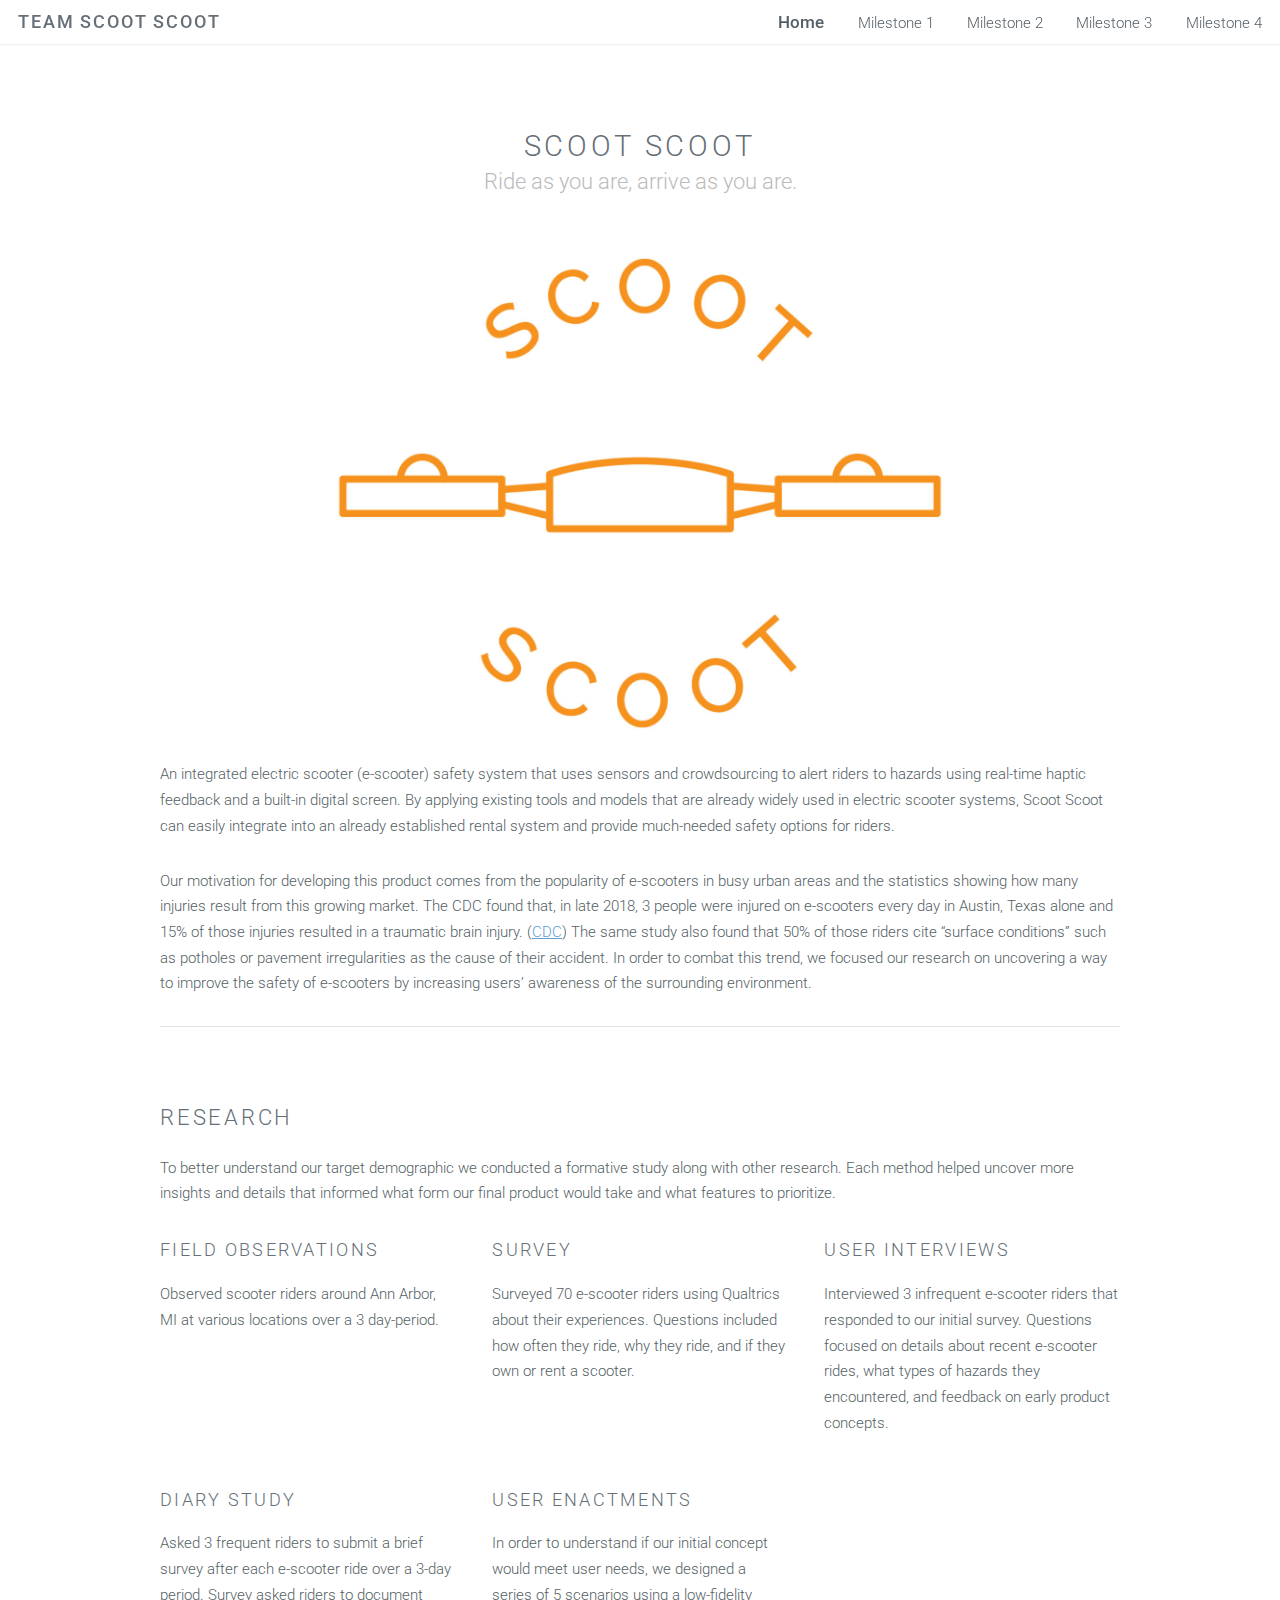
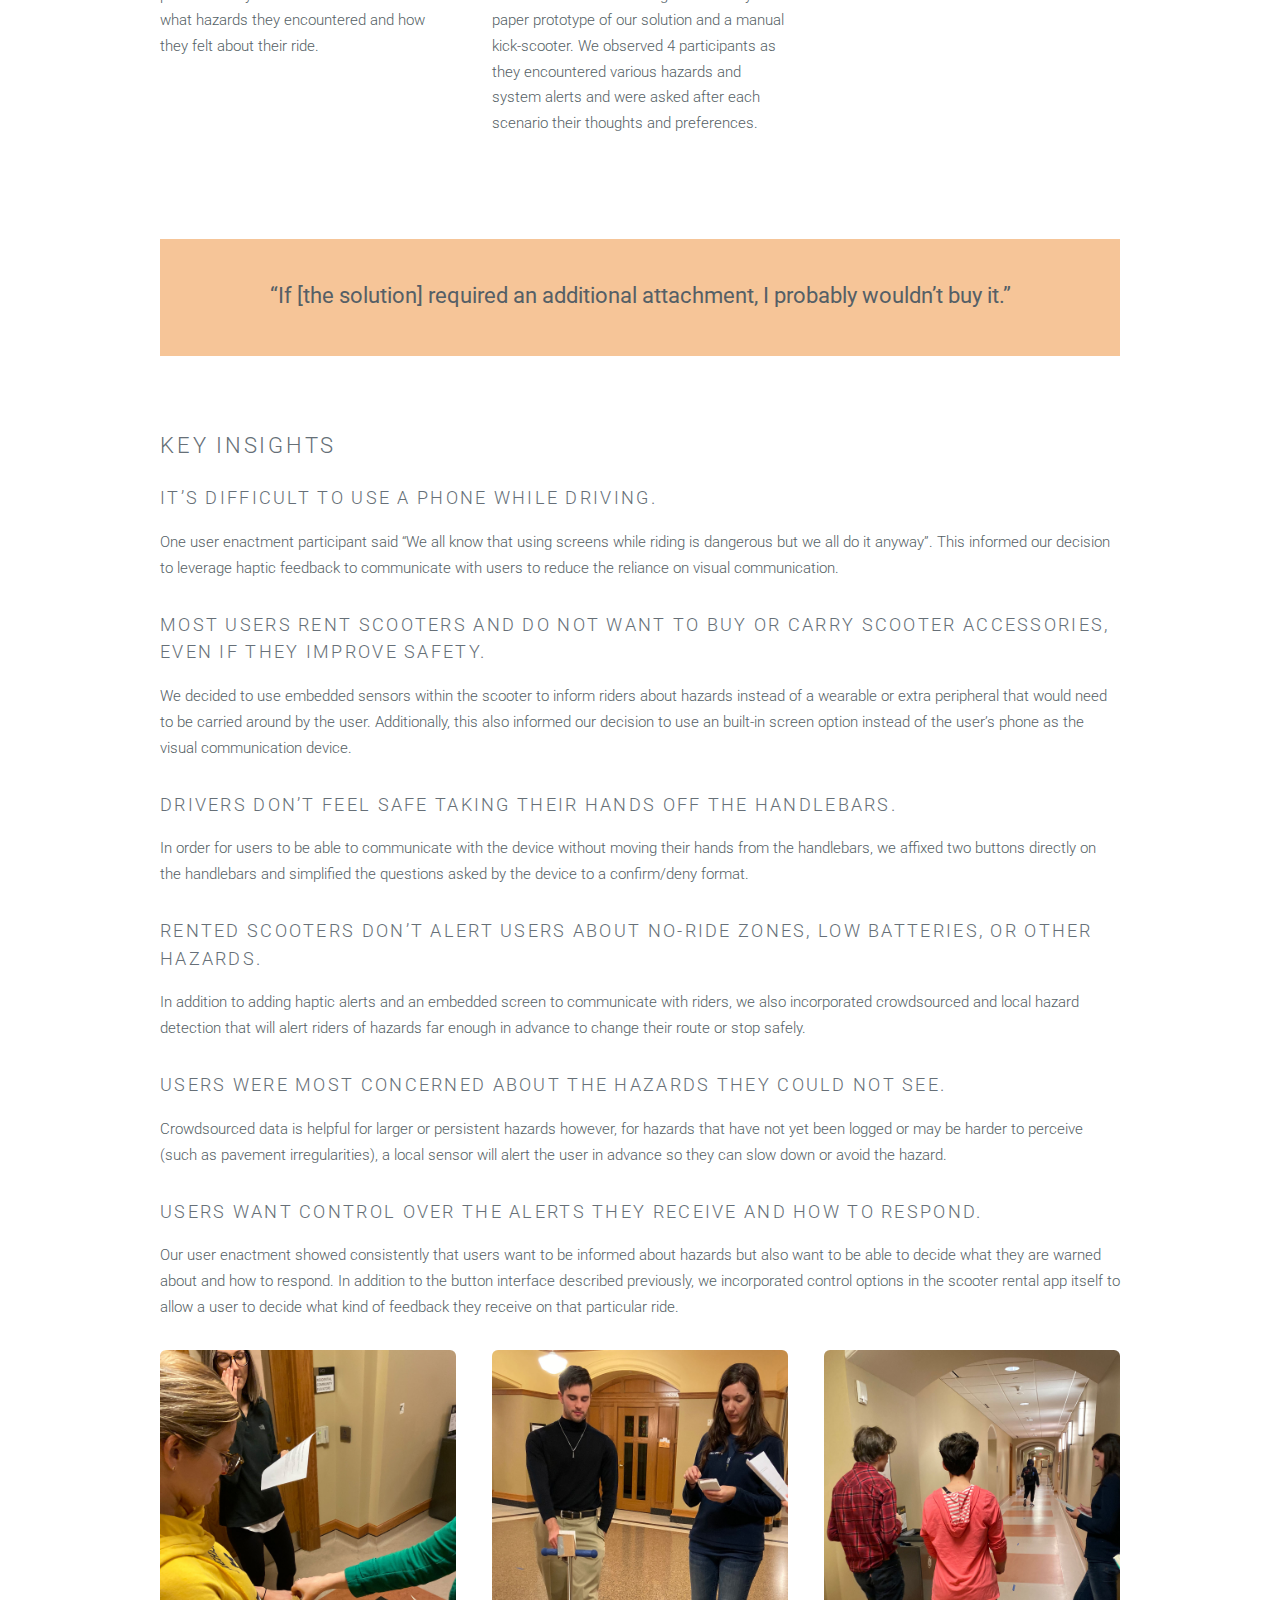
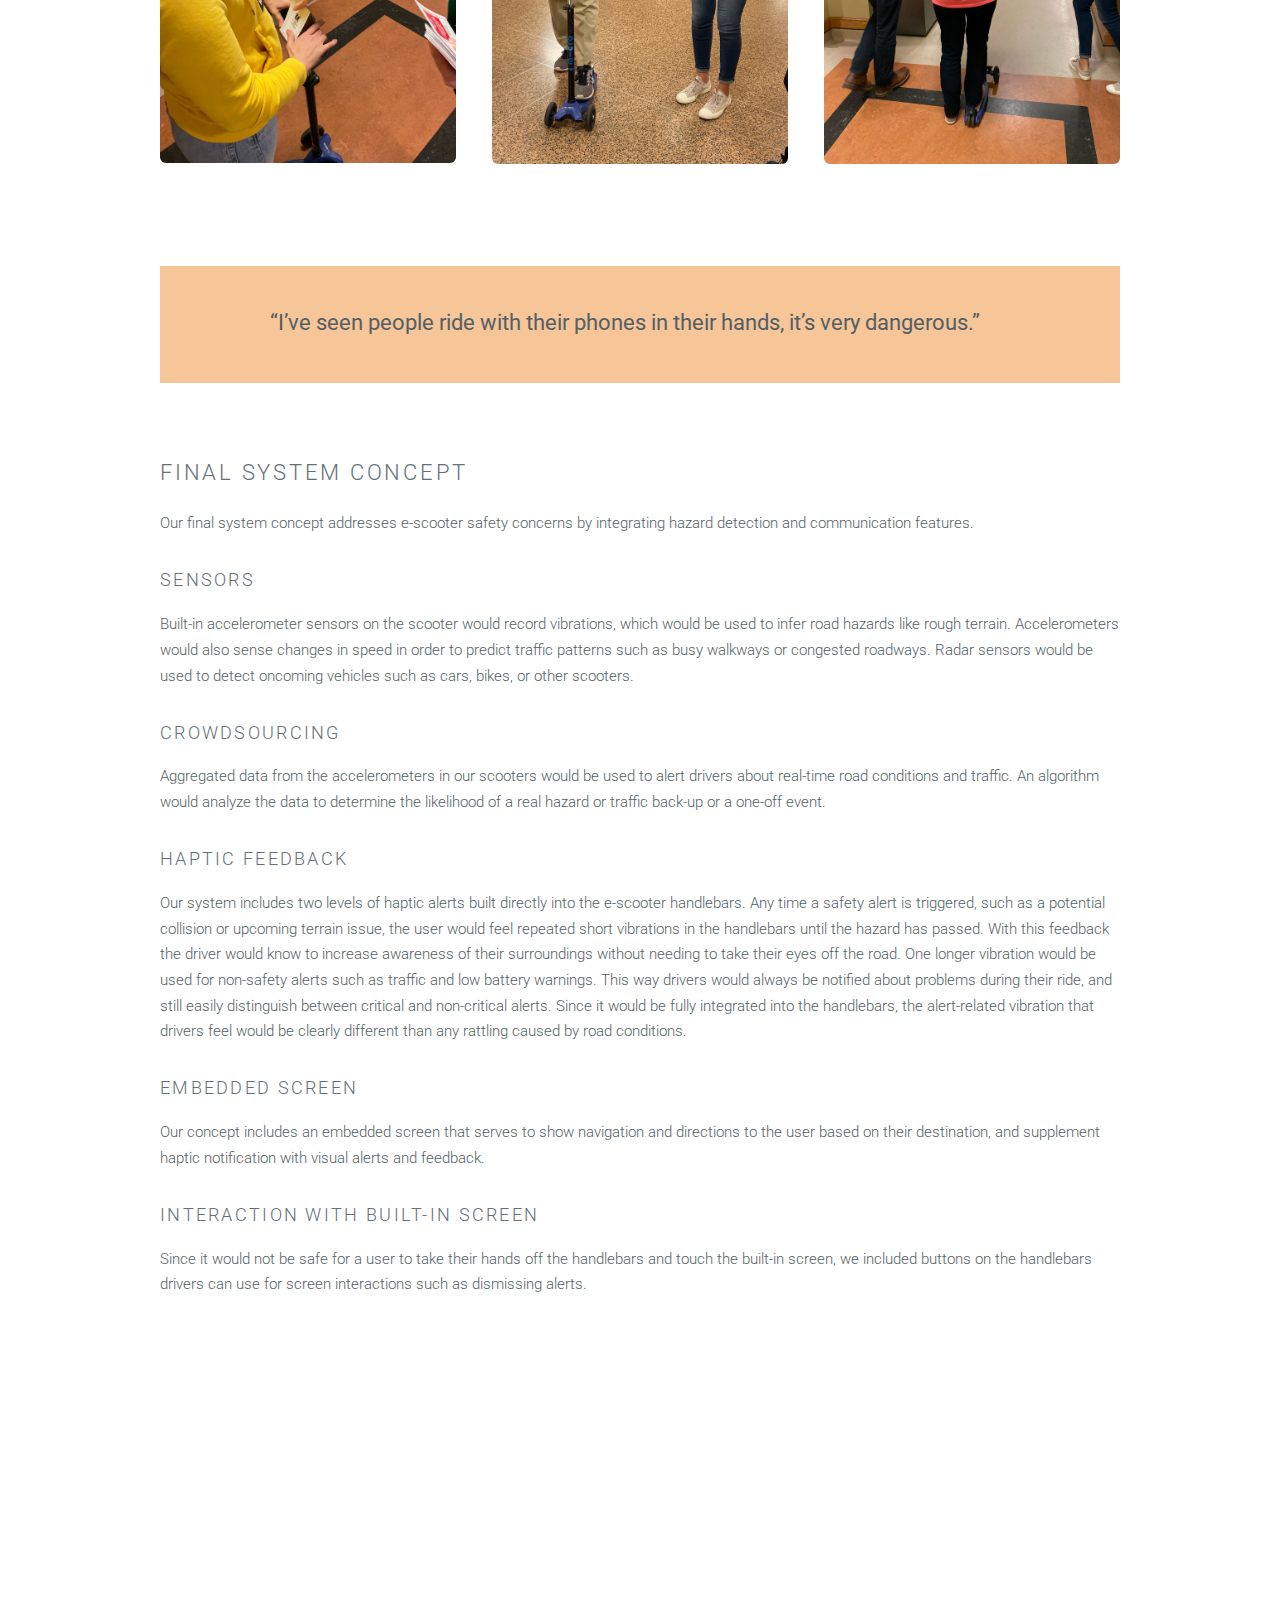
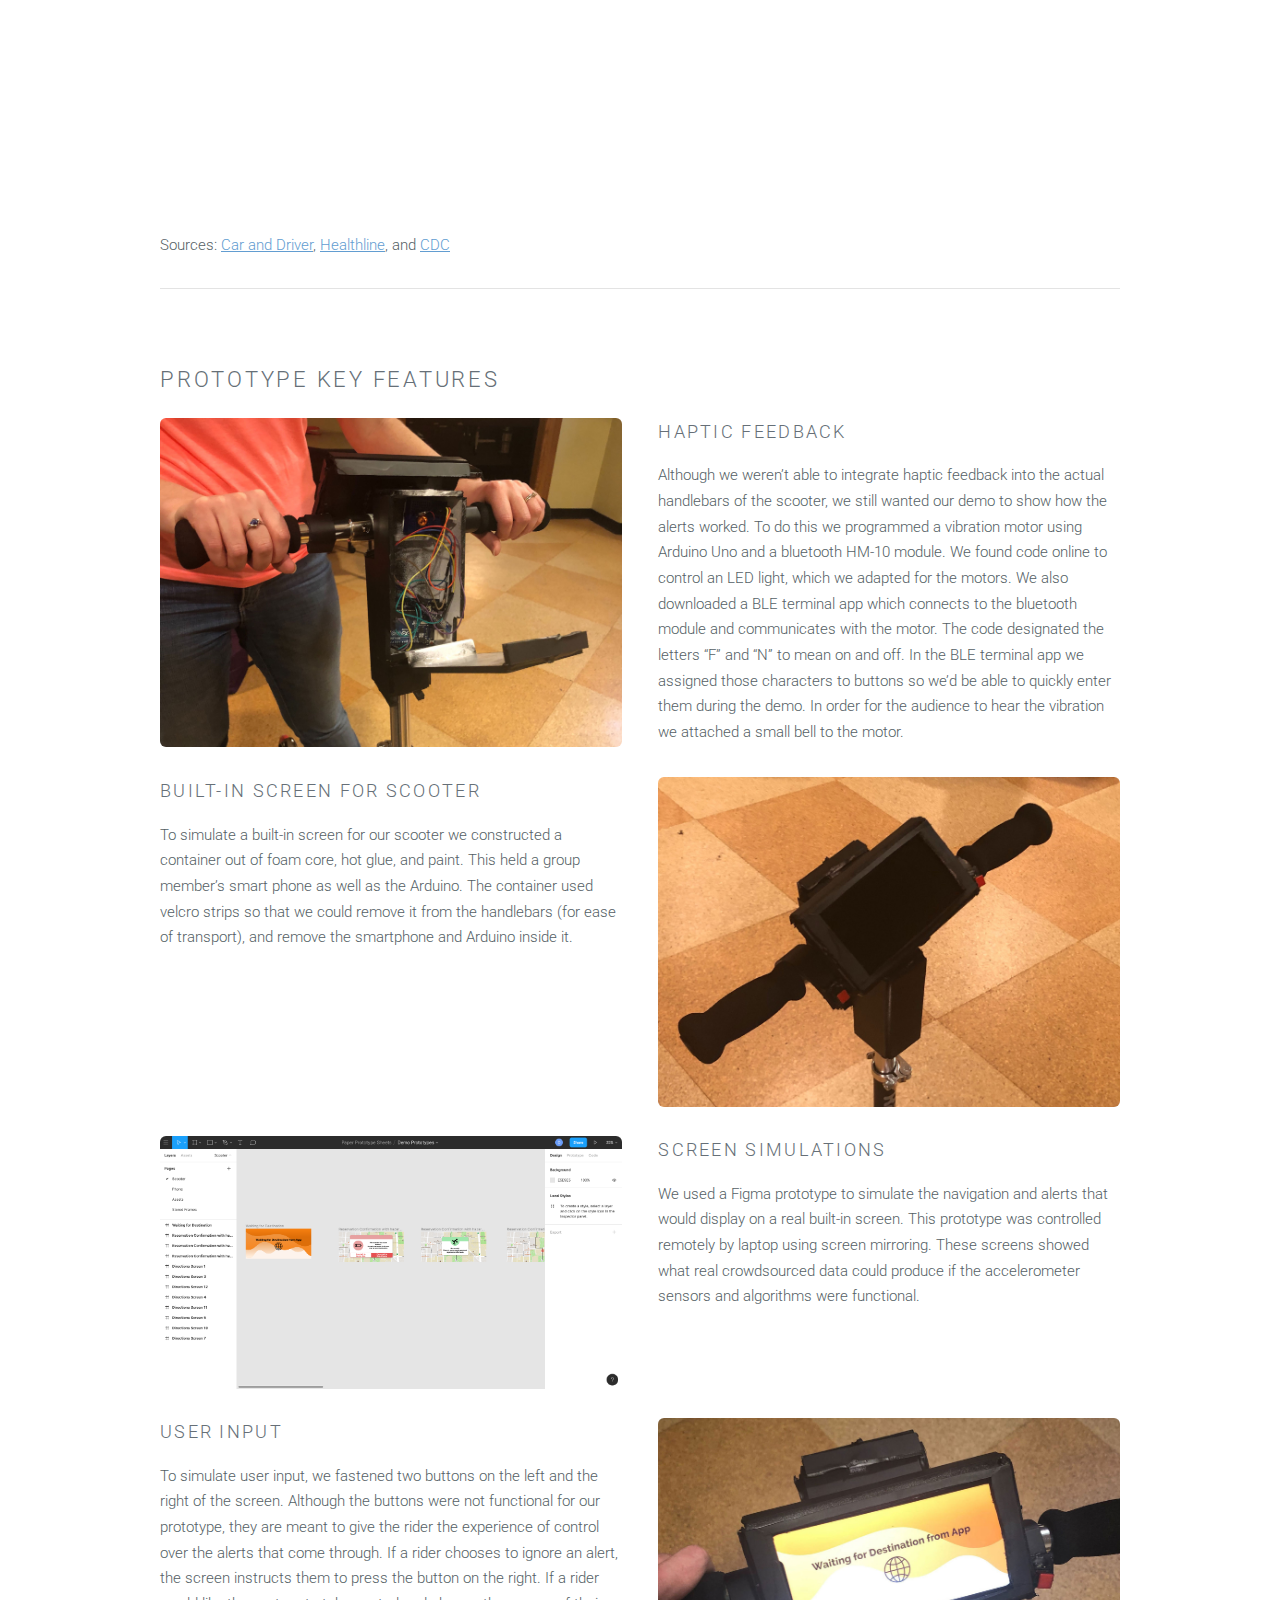
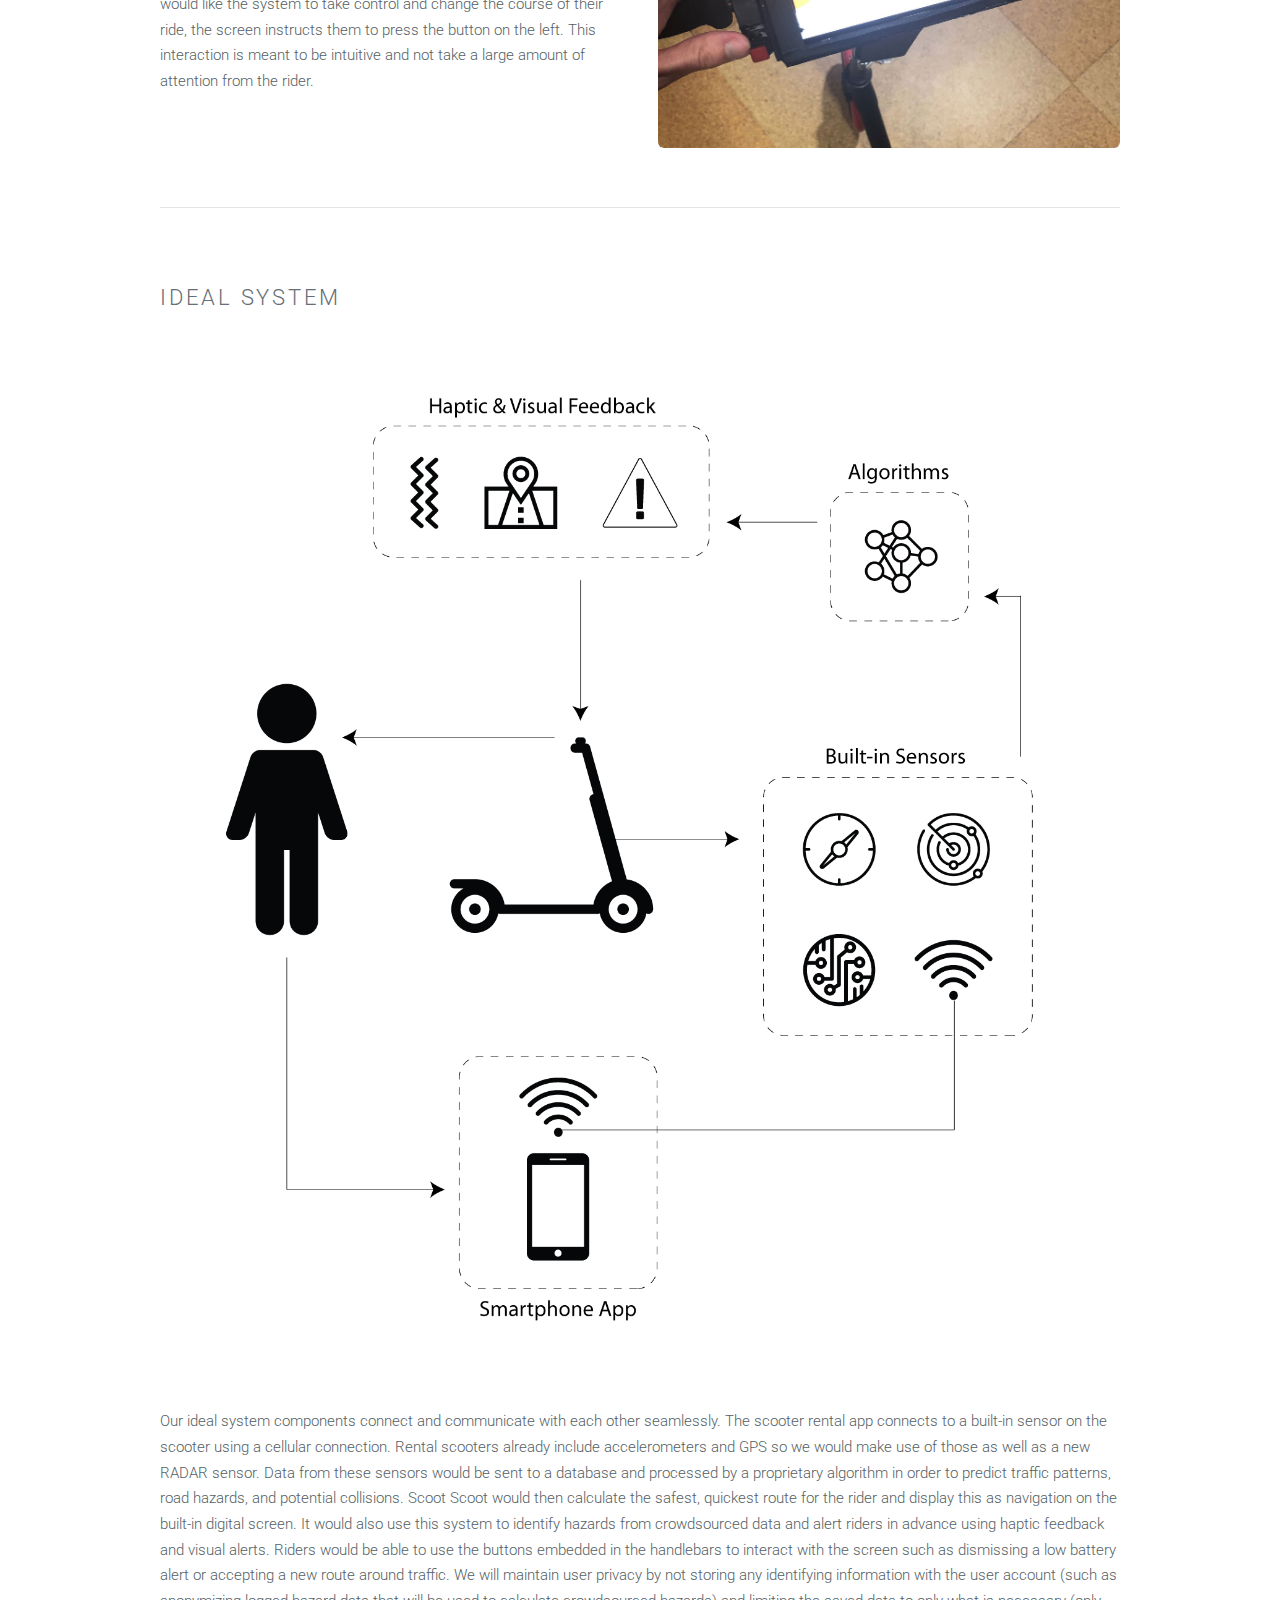
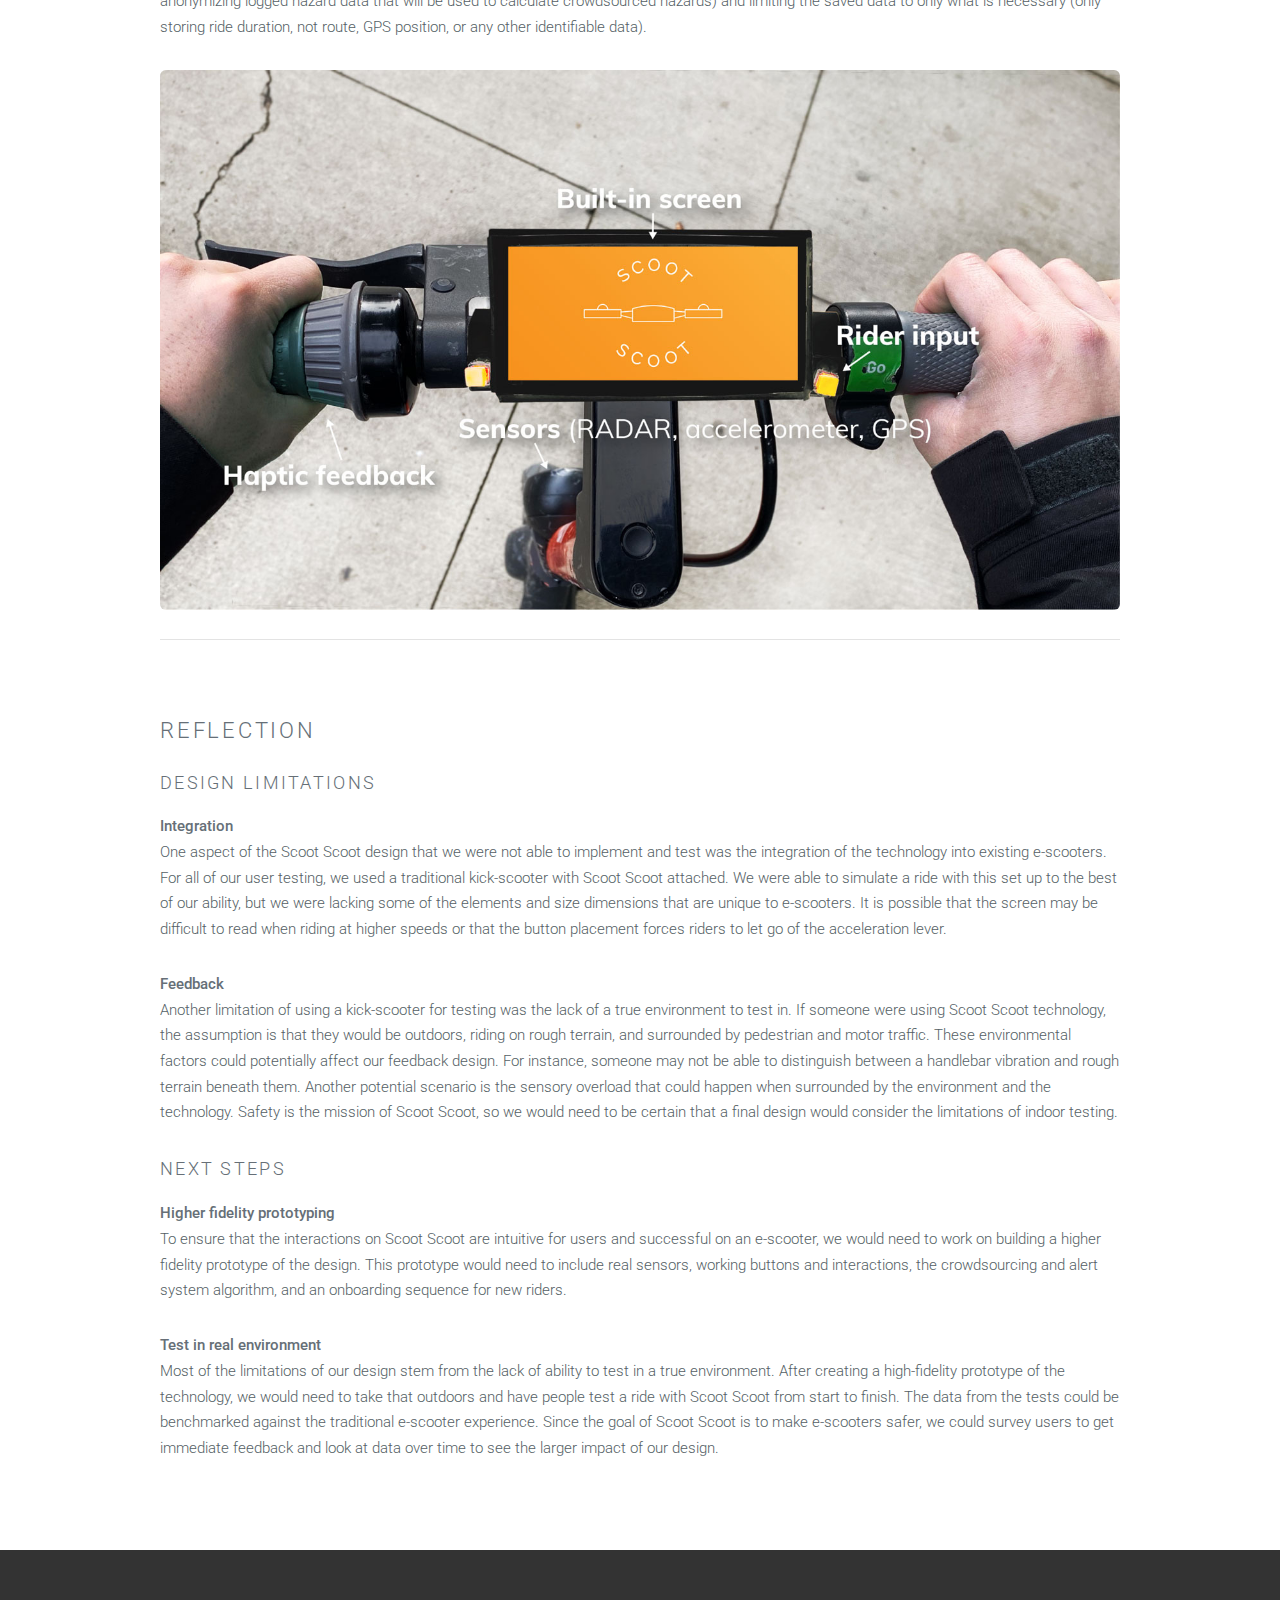
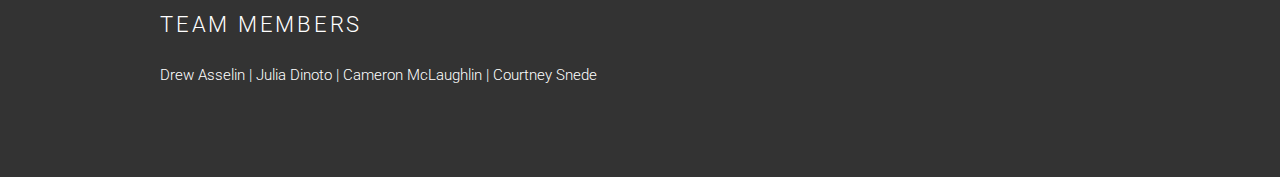
<file: index.html>
<!DOCTYPE HTML>
<!--
	Ion by TEMPLATED
	templated.co @templatedco
	Released for free under the Creative Commons Attribution 3.0 license (templated.co/license)
-->
<html lang="en">
	<head>
		<title>Team Scoot Scoot - Home</title>
		<meta http-equiv="content-type" content="text/html; charset=utf-8" />
		<meta name="description" content="" />
		<meta name="keywords" content="" />
		<!--[if lte IE 8]><script src="js/html5shiv.js"></script><![endif]-->
		<script src="js/jquery.min.js"></script>
		<script src="js/skel.min.js"></script>
		<script src="js/skel-layers.min.js"></script>
		<script src="js/init.js"></script>
		<noscript>
			<link rel="stylesheet" href="css/skel.css" />
			<link rel="stylesheet" href="css/style.css" />
			<link rel="stylesheet" href="css/style-xlarge.css" />
		</noscript>
	</head>
	<body id="top">

		<!-- Header -->
		<header id="header" class="skel-layers-fixed">
			<p><a href="#">Team Scoot Scoot</a></p>
			<nav id="nav">
				<ul>
					<li><a href="index.html" class="current">Home</a></li>
					<li><a href="milestone1.html">Milestone 1</a></li>
					<li><a href="milestone2.html">Milestone 2</a></li>
					<li><a href="milestone3.html">Milestone 3</a></li>
					<li><a href="milestone4.html">Milestone 4</a></li>
				</ul>
			</nav>
		</header>

		<!-- Main -->
			<section id="main" class="wrapper style1">
				<header class="major">
					<h1>Scoot Scoot</h1>
					<p>Ride as you are, arrive as you are.</p>
				</header>
				<div class="container">
					<section>
						<img src="images/scoot.jpg" class="image fit" alt="electric scooter and backpack against a brick wall" />
						<p>An integrated electric scooter (e-scooter) safety system that uses sensors and crowdsourcing to alert riders to hazards using real-time haptic feedback and a built-in digital screen. By applying existing tools and models that are already widely used in electric scooter systems, Scoot Scoot can easily integrate into an already established rental system and provide much-needed safety options for riders.</p>
						<p>Our motivation for developing this product comes from the popularity of e-scooters in busy urban areas and the statistics showing how many injuries result from this growing market. The CDC found that, in late 2018, 3 people were injured on e-scooters every day in Austin, Texas alone and 15% of those injuries resulted in a traumatic brain injury. (<a href="https://www.austintexas.gov/sites/default/files/files/Health/Epidemiology/APH_Dockless_Electric_Scooter_Study_5-2-19.pdf" target="_blank">CDC</a>) The same study also found that 50% of those riders cite “surface conditions” such as potholes or pavement irregularities as the cause of their accident. In order to combat this trend, we focused our research on uncovering a way to improve the safety of e-scooters by increasing users’ awareness of the surrounding environment.</p>

					</section>
					<hr class="major" />
					<section>
						<h2>Research</h2>
						<p>To better understand our target demographic we conducted a formative study along with other research. Each method helped uncover more insights and details that informed what form our final product would take and what features to prioritize.</p>

						<div class="container" style="padding-bottom: 20px">
							<div class="row">
								<div class="4u">
									<section>
										<h3>Field Observations</h3>
										<p>Observed scooter riders around Ann Arbor, MI at various locations over a 3 day-period.</p>
									</section>
								</div>
								<div class="4u">
									<section>
										<h3>Survey</h3>
										<p>Surveyed 70 e-scooter riders using Qualtrics about their experiences. Questions included how often they ride, why they ride, and if they own or rent a scooter.</p>
									</section>
								</div>
								<div class="4u">
									<section>
										<h3>User Interviews</h3>
										<p>Interviewed 3 infrequent e-scooter riders that responded to our initial survey. Questions focused on details about recent e-scooter rides, what types of hazards they encountered, and feedback on early product concepts.</p>
									</section>
								</div>
							</div>
						</div>

						<div class="container">
							<div class="row">
								<div class="4u">
									<section>
										<h3>Diary Study</h3>
										<p>Asked 3 frequent riders to submit a brief survey after each e-scooter ride over a 3-day period. Survey asked riders to document what hazards they encountered and how they felt about their ride.</p>
									</section>
								</div>
								<div class="4u">
									<section>
										<h3>User Enactments</h3>
										<p>In order to understand if our initial concept would meet user needs, we designed a series of 5 scenarios using a low-fidelity paper prototype of our solution and a manual kick-scooter. We observed 4 participants as they encountered various hazards and system alerts and were asked after each scenario their thoughts and preferences.</p>
									</section>
								</div>
							</div>
						</div>

					</section>
					<section style="margin: 5em 0 5em 0; padding: 3em 3em 3em 3em; background-color:#F6C598">
						<span style="font-size: 1.5em; font-weight:400;padding-left:3em">“If [the solution] required an additional attachment, I probably wouldn’t buy it.” </span>
					</section>
					<section>
						<h2>Key insights</h2>
						<h3>It’s difficult to use a phone while driving.</h3>
						<p>One user enactment participant said “We all know that using screens while riding is dangerous but we all do it anyway”. This informed our decision to leverage haptic feedback to communicate with users to reduce the reliance on visual communication.</p>

						<h3>Most users rent scooters and do not want to buy or carry scooter accessories, even if they improve safety.</h3>
						<p>We decided to use embedded sensors within the scooter to inform riders about hazards instead of a wearable or extra peripheral that would need to be carried around by the user. Additionally, this also informed our decision to use an built-in screen option instead of the user’s phone as the visual communication device.</p>

						<h3>Drivers don’t feel safe taking their hands off the handlebars.</h3>
						<p>In order for users to be able to communicate with the device without moving their hands from the handlebars, we affixed two buttons directly on the handlebars and simplified the questions asked by the device to a confirm/deny format. </p>

						<h3>Rented scooters don’t alert users about no-ride zones, low batteries, or other hazards.</h3>
						<p>In addition to adding haptic alerts and an embedded screen to communicate with riders, we also incorporated crowdsourced and local hazard detection that will alert riders of hazards far enough in advance to change their route or stop safely.</p>

						<h3>Users were most concerned about the hazards they could not see.</h3>
						<p>Crowdsourced data is helpful for larger or persistent hazards however, for hazards that have not yet been logged or may be harder to perceive (such as pavement irregularities), a local sensor will alert the user in advance so they can slow down or avoid the hazard.</p>

						<h3>Users want control over the alerts they receive and how to respond.</h3>
						<p>Our user enactment showed consistently that users want to be informed about hazards but also want to be able to decide what they are warned about and how to respond. In addition to the button interface described previously, we incorporated control options in the scooter rental app itself to allow a user to decide what kind of feedback they receive on that particular ride. </p>
						<div class="container">
							<div class="row">
								<div class="4u">
									<section>
								<img src="images/enactment3.jpg" class="image fit" alt="storyboard of riding a scooter that details features of the ride" />
									</section>
								</div>
								<div class="4u">
									<section>
								<img src="images/enactment4.jpg" class="image fit" alt="storyboard of riding a scooter that details features of the ride" />
									</section>
								</div>
								<div class="4u">
									<section>
								<img src="images/enactment6.jpg" class="image fit" alt="storyboard of riding a scooter that details features of the ride" />
									</section>
								</div>
							</div>
						</div>
					</section>
					<section style="margin: 5em 0 5em 0; padding: 3em 3em 3em 3em; background-color:#F6C598;">
						<span style="font-size: 1.5em; font-weight:400;padding-left:3em">“I’ve seen people ride with their phones in their hands, it’s very dangerous.”</span>
					</section>
					<section>
						<h2>Final system concept</h2>
						<p>Our final system concept addresses e-scooter safety concerns by integrating hazard detection and communication features.</p>

						<h3>Sensors</h3>
						<p>Built-in accelerometer sensors on the scooter would record vibrations, which would be used to infer road hazards like rough terrain. Accelerometers would also sense changes in speed in order to predict traffic patterns such as busy walkways or congested roadways. Radar sensors would be used to detect oncoming vehicles such as cars, bikes, or other scooters.</p>

						<h3>Crowdsourcing</h3>
						<p>Aggregated data from the accelerometers in our scooters would be used to alert drivers about real-time road conditions and traffic. An algorithm would analyze the data to determine the likelihood of a real hazard or traffic back-up or a one-off event. </p>

						<h3>Haptic Feedback</h3>
						<p>Our system includes two levels of haptic alerts built directly into the e-scooter handlebars. Any time a safety alert is triggered, such as a potential collision or upcoming terrain issue, the user would feel repeated short vibrations in the handlebars until the hazard has passed. With this feedback the driver would know to increase awareness of their surroundings without needing to take their eyes off the road. One longer vibration would be used for non-safety alerts such as traffic and low battery warnings. This way drivers would always be notified about problems during their ride, and still easily distinguish between critical and non-critical alerts. Since it would be fully integrated into the handlebars, the alert-related vibration that drivers feel would be clearly different than any rattling caused by road conditions.</p>

						<h3>Embedded Screen</h3>
						<p>Our concept includes an embedded screen that serves to show navigation and directions to the user based on their destination, and supplement haptic notification with visual alerts and feedback.</p>

						<h3>Interaction with built-in screen</h3>
						<p>Since it would not be safe for a user to take their hands off the handlebars and touch the built-in screen, we included buttons on the handlebars drivers can use for screen interactions such as dismissing alerts.</p>

						<iframe width="900" height="506" align="center" style="display:block; width:100%;"src="https://www.youtube.com/embed/WTkhRDhfCT0" frameborder="0" allow="accelerometer; encrypted-media; gyroscope; picture-in-picture" allowfullscreen></iframe>
						<p>Sources: <a href="https://www.caranddriver.com/news/a27372767/electric-scooters-mobility-safety/" target="_blank">Car and Driver</a>, <a href="https://www.healthline.com/health-news/electric-scooters-rise-so-are-these-injuries#Whos-most-likely-to-get-hurt" target="_blank">Healthline</a>, and <a href="https://www.austintexas.gov/sites/default/files/files/Health/Epidemiology/APH_Dockless_Electric_Scooter_Study_5-2-19.pdf" target="_blank">CDC</a></p>

					</section>
					<hr class="major" />
					<section>
						<h2>Prototype Key Features</h2>
						<div class="container">
							<div class="row">
								<div class="6u">
									<section>
										<img src="images/prototype8.jpg" class="image fit" alt="electric scooter and backpack against a brick wall" />
									</section>
								</div>
								<div class="6u">
									<section>
										<h3>Haptic feedback</h3>
										<p>Although we weren’t able to integrate haptic feedback into the actual handlebars of the scooter, we still wanted our demo to show how the alerts worked. To do this we programmed a vibration motor using Arduino Uno and a bluetooth HM-10 module. We found code online to control an LED light, which we adapted for the motors. We also downloaded a BLE terminal app which connects to the bluetooth module and communicates with the motor. The code designated the letters “F” and “N” to mean on and off. In the BLE terminal app we assigned those characters to buttons so we’d be able to quickly enter them during the demo. In order for the audience to hear the vibration we attached a small bell to the motor.</p>
									</section>
								</div>
							</div>
						</div>
						<div class="container">
							<div class="row">
								<div class="6u">
									<section>
										<h3>Built-in screen for scooter</h3>
										<p>To simulate a built-in screen for our scooter we constructed a container out of foam core, hot glue, and paint. This held a group member’s smart phone as well as the Arduino. The container used velcro strips so that we could remove it from the handlebars (for ease of transport), and remove the smartphone and Arduino inside it.</p>
									</section>
								</div>
								<div class="6u">
									<section>
										<img src="images/prototype11.jpg" class="image fit" alt="electric scooter and backpack against a brick wall" />
									</section>
								</div>
							</div>
						</div>

						<div class="container">
							<div class="row">
								<div class="6u">
									<section>
										<img src="images/prototype15.png" class="image fit" alt="electric scooter and backpack against a brick wall" />
									</section>
								</div>
								<div class="6u">
									<section>
										<h3>Screen simulations</h3>
										<p>We used a Figma prototype to simulate the navigation and alerts that would display on a real built-in screen. This prototype was controlled remotely by laptop using screen mirroring. These screens showed what real crowdsourced data could produce if the accelerometer sensors and algorithms were functional.</p>
									</section>
								</div>
							</div>
						</div>
						<div class="container">
							<div class="row">
								<div class="6u">
									<section>
										<h3>User input</h3>
										<p>To simulate user input, we fastened two buttons on the left and the right of the screen. Although the buttons were not functional for our prototype, they are meant to give the rider the experience of control over the alerts that come through. If a rider chooses to ignore an alert, the screen instructs them to press the button on the right. If a rider would like the system to take control and change the course of their ride, the screen instructs them to press the button on the left. This interaction is meant to be intuitive and not take a large amount of attention from the rider.</p>
									</section>
								</div>
								<div class="6u">
									<section>
										<img src="images/prototype14.jpg" class="image fit" alt="electric scooter and backpack against a brick wall" />
									</section>
								</div>
							</div>
						</div>

					</section>
					<hr class="major" />
					<section>
						<h2>Ideal System</h2>
						<img src="images/ideal_system_proposal.png" class="image fit" alt="" />
							<p>Our ideal system components connect and communicate with each other seamlessly. The scooter rental app connects to a built-in sensor on the scooter using a cellular connection. Rental scooters already include accelerometers and GPS so we would make use of those as well as a new RADAR sensor. Data from these sensors would be sent to a database and processed by a proprietary algorithm in order to predict traffic patterns, road hazards, and potential collisions. Scoot Scoot would then calculate the safest, quickest route for the rider and display this as navigation on the built-in digital screen. It would also use this system to identify hazards from crowdsourced data and alert riders in advance using haptic feedback and visual alerts. Riders would be able to use the buttons embedded in the handlebars to interact with the screen such as dismissing a low battery alert or accepting a new route around traffic. We will maintain user privacy by not storing any identifying information with the user account (such as anonymizing logged hazard data that will be used to calculate crowdsourced hazards) and limiting the saved data to only what is necessary (only storing ride duration, not route, GPS position, or any other identifiable data).
							</p>
							<img src="images/scoot-scoot-diagram.jpg" class="image fit" alt="" />
					</section>
					<hr class="major" />
					<section>
						<h2>Reflection</h2>
						<h3>Design Limitations</h3>
							<b>Integration</b><br>
							<p>One aspect of the Scoot Scoot design that we were not able to implement and test was the integration of the technology into existing e-scooters. For all of our user testing, we used a traditional kick-scooter with Scoot Scoot attached. We were able to simulate a ride with this set up to the best of our ability, but we were lacking some of the elements and size dimensions that are unique to e-scooters. It is possible that the screen may be difficult to read when riding at higher speeds or that the button placement forces riders to let go of the acceleration lever.</p>

							<b>Feedback</b><br>
							<p>Another limitation of using a kick-scooter for testing was the lack of a true environment to test in. If someone were using Scoot Scoot technology, the assumption is that they would be outdoors, riding on rough terrain, and surrounded by pedestrian and motor traffic. These environmental factors could potentially affect our feedback design. For instance, someone may not be able to distinguish between a handlebar vibration and rough terrain beneath them. Another potential scenario is the sensory overload that could happen when surrounded by the environment and the technology. Safety is the mission of Scoot Scoot, so we would need to be certain that a final design would consider the limitations of indoor testing.</p>

							<h3>Next Steps</h3>
							<b>Higher fidelity prototyping</b><br>
							<p>To ensure that the interactions on Scoot Scoot are intuitive for users and successful on an e-scooter, we would need to work on building a higher fidelity prototype of the design. This prototype would need to include real sensors, working buttons and interactions, the crowdsourcing and alert system algorithm, and an onboarding sequence for new riders.</p>

							<b>Test in real environment</b><br>
							<p>Most of the limitations of our design stem from the lack of ability to test in a true environment. After creating a high-fidelity prototype of the technology, we would need to take that outdoors and have people test a ride with Scoot Scoot from start to finish. The data from the tests could be benchmarked against the traditional e-scooter experience. Since the goal of Scoot Scoot is to make e-scooters safer, we could survey users to get immediate feedback and look at data over time to see the larger impact of our design.</p>

					</section>
				</div>
			</section>

		<!-- Footer -->
			<footer id="footer">
				<div class="container">
					<div class="6u">
						<h2>Team Members</h2>
						<p>Drew Asselin  |  Julia Dinoto  |  Cameron McLaughlin  |  Courtney Snede</p>
				</div>
			</footer>

	</body>
</html>
</file>
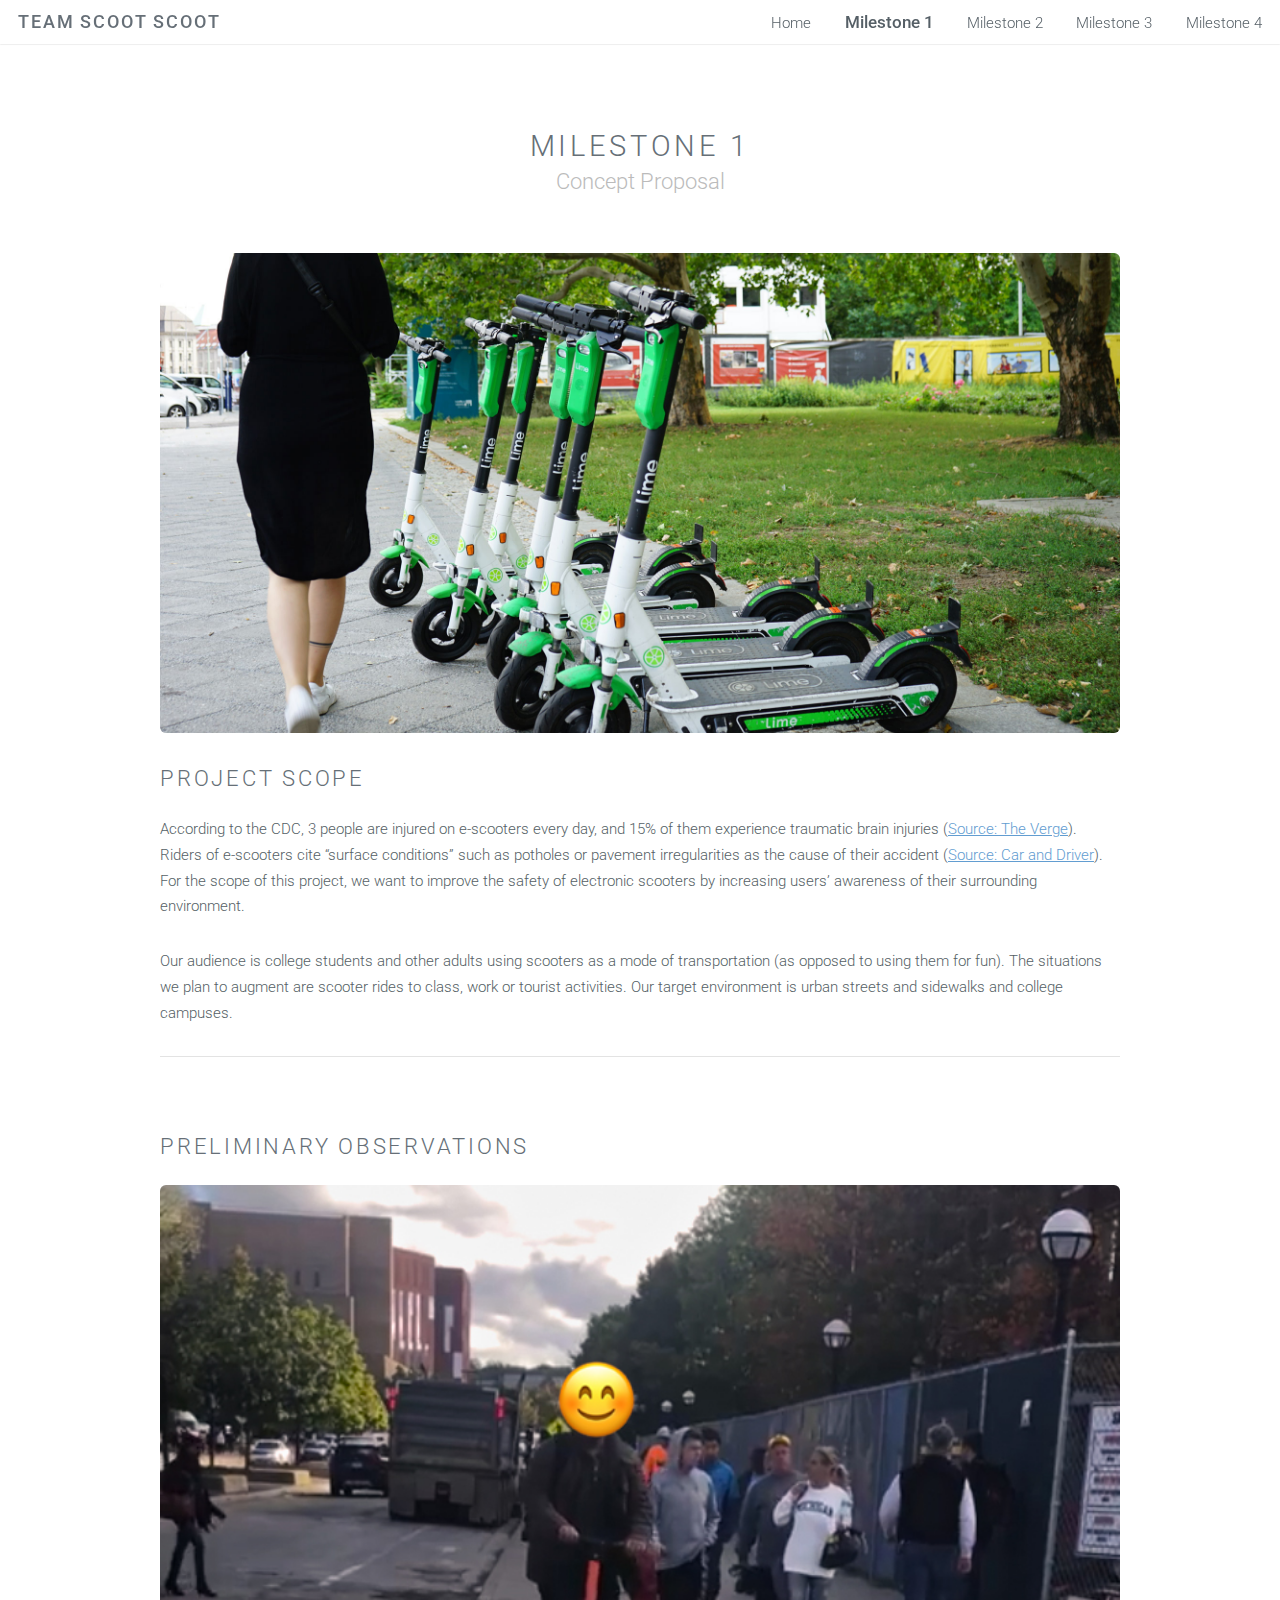
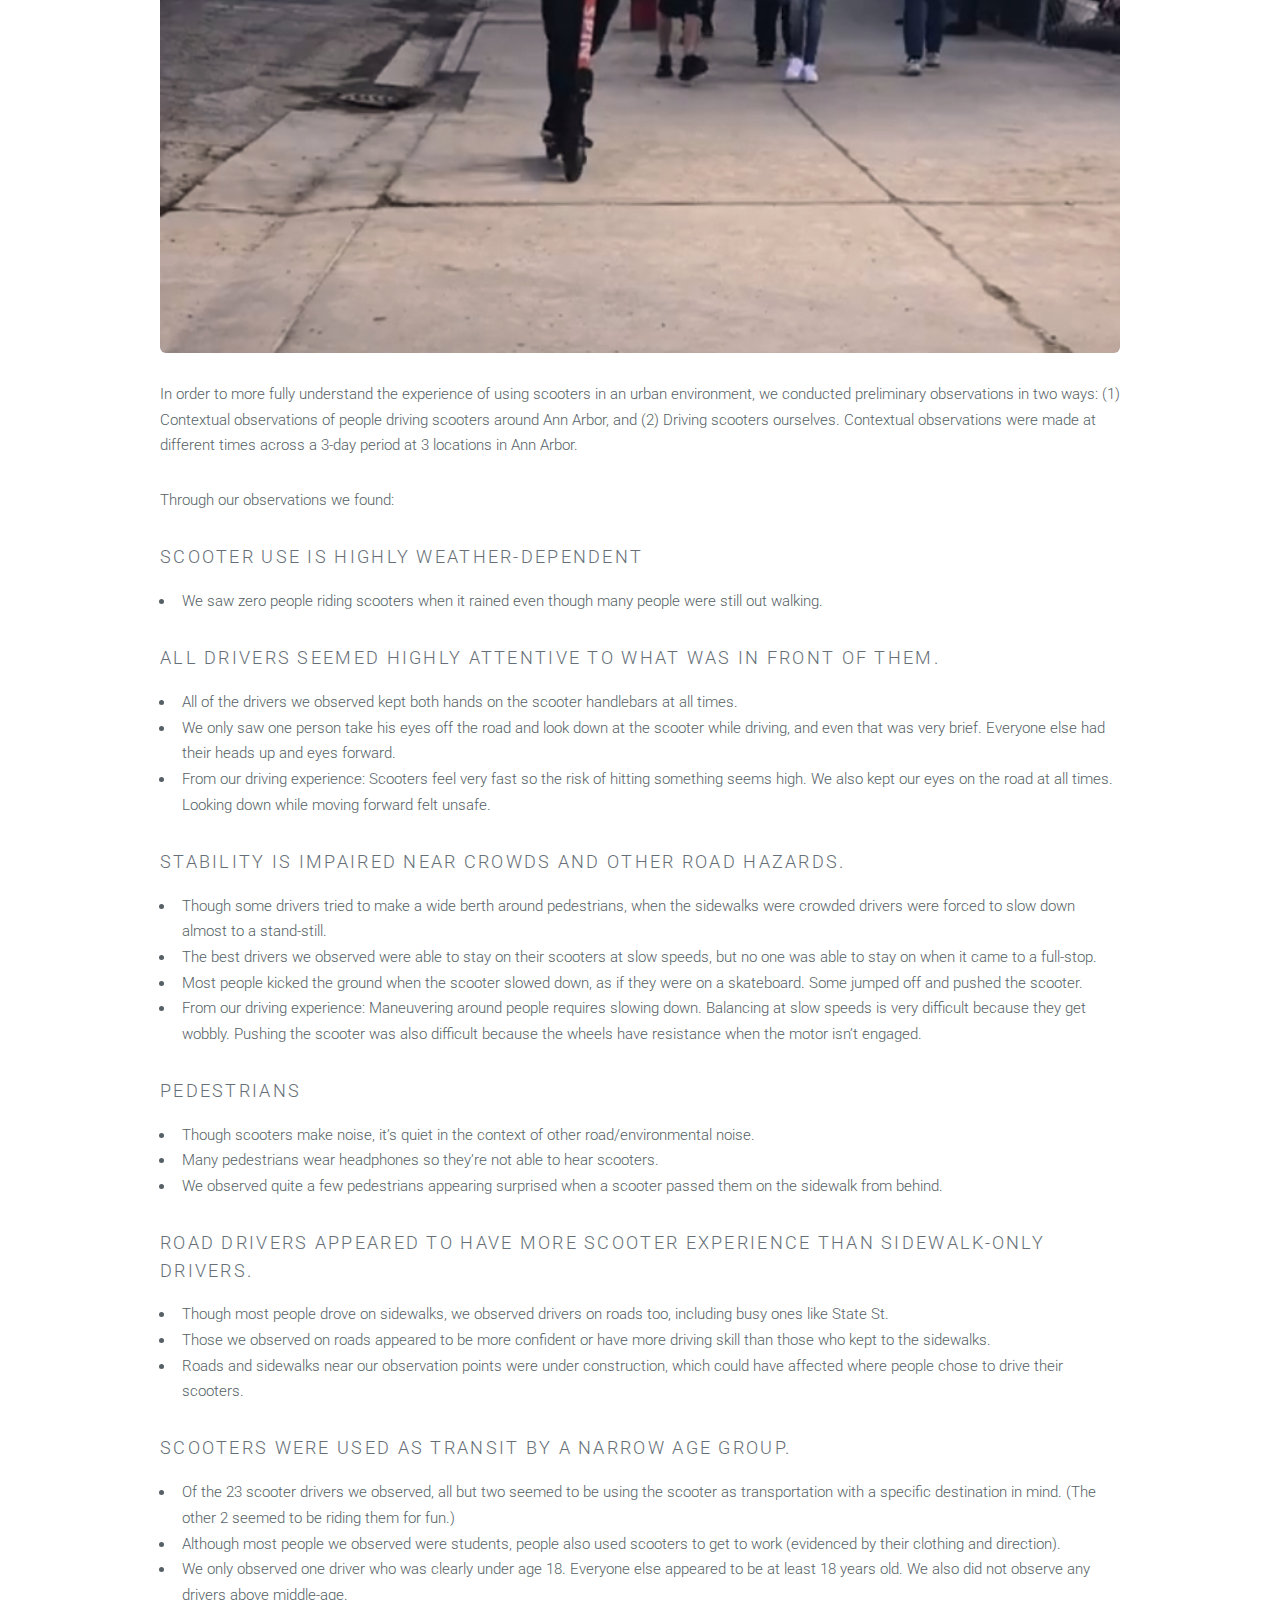
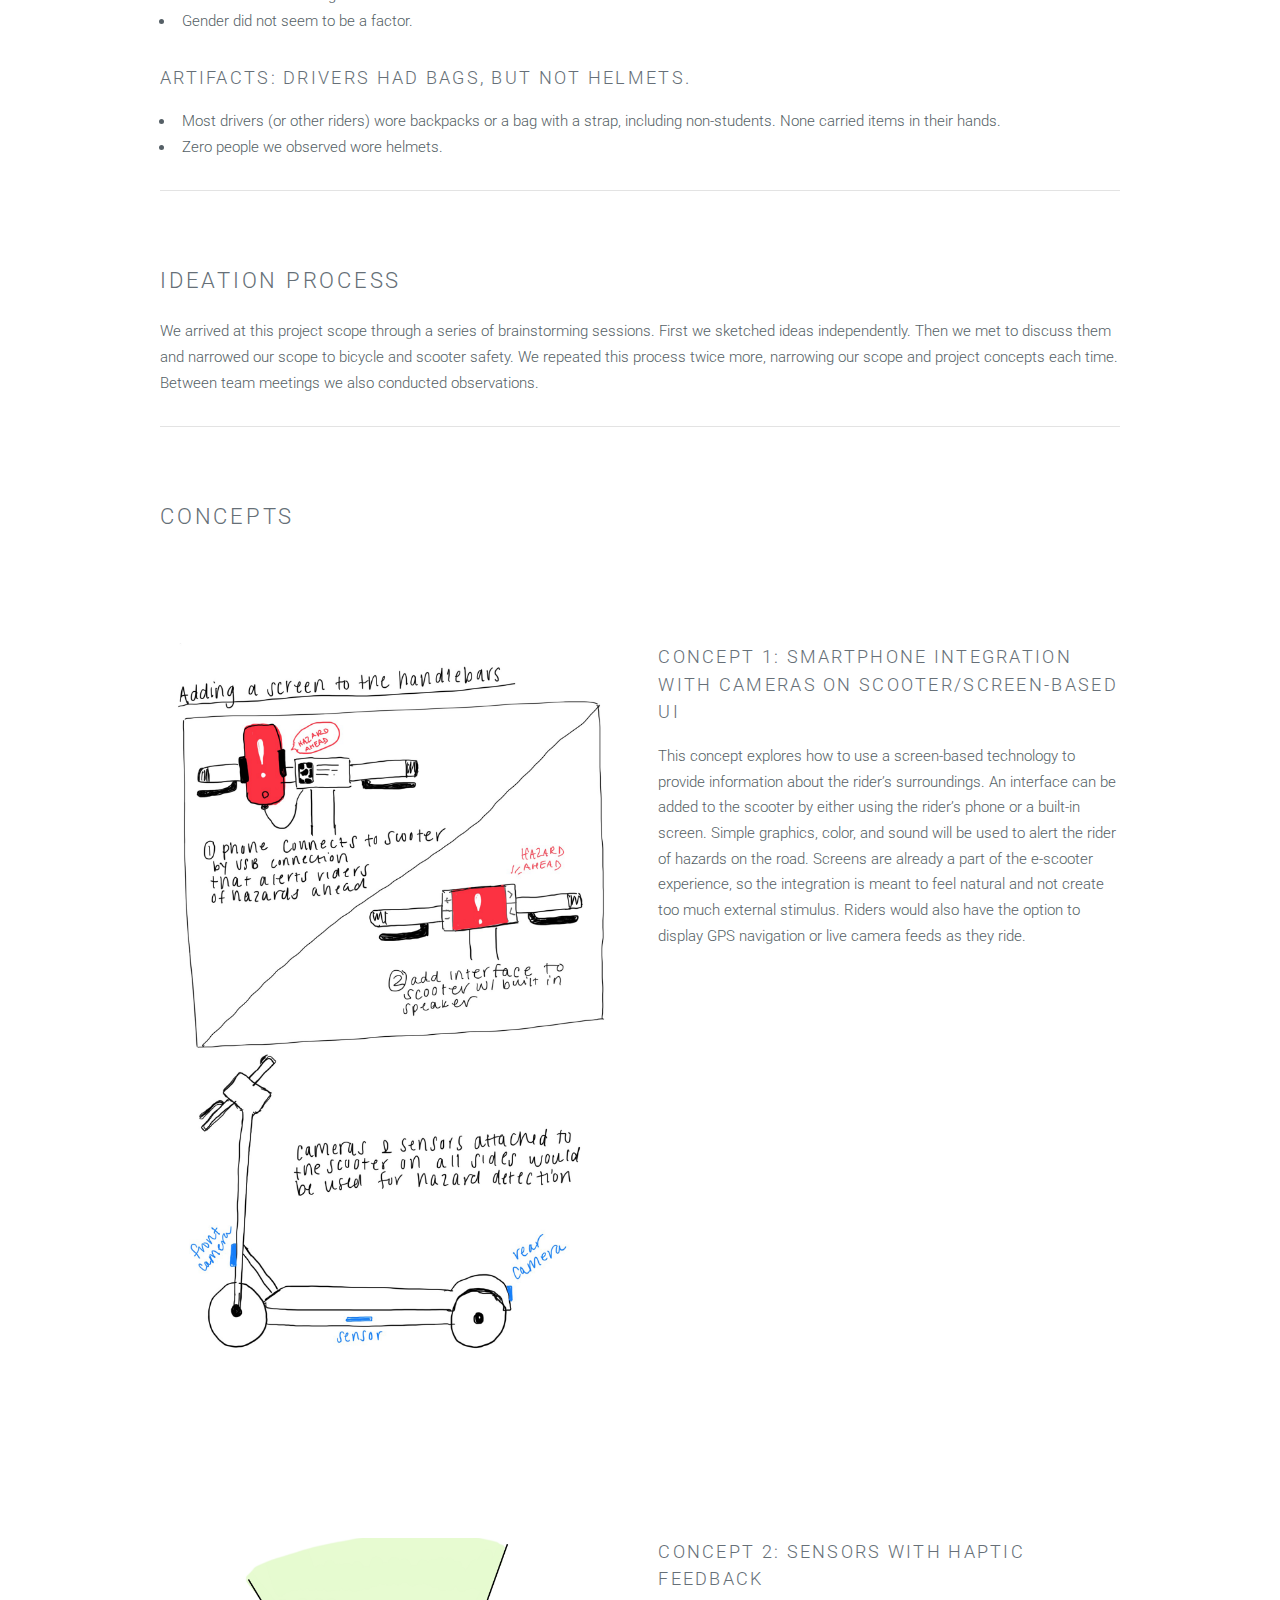
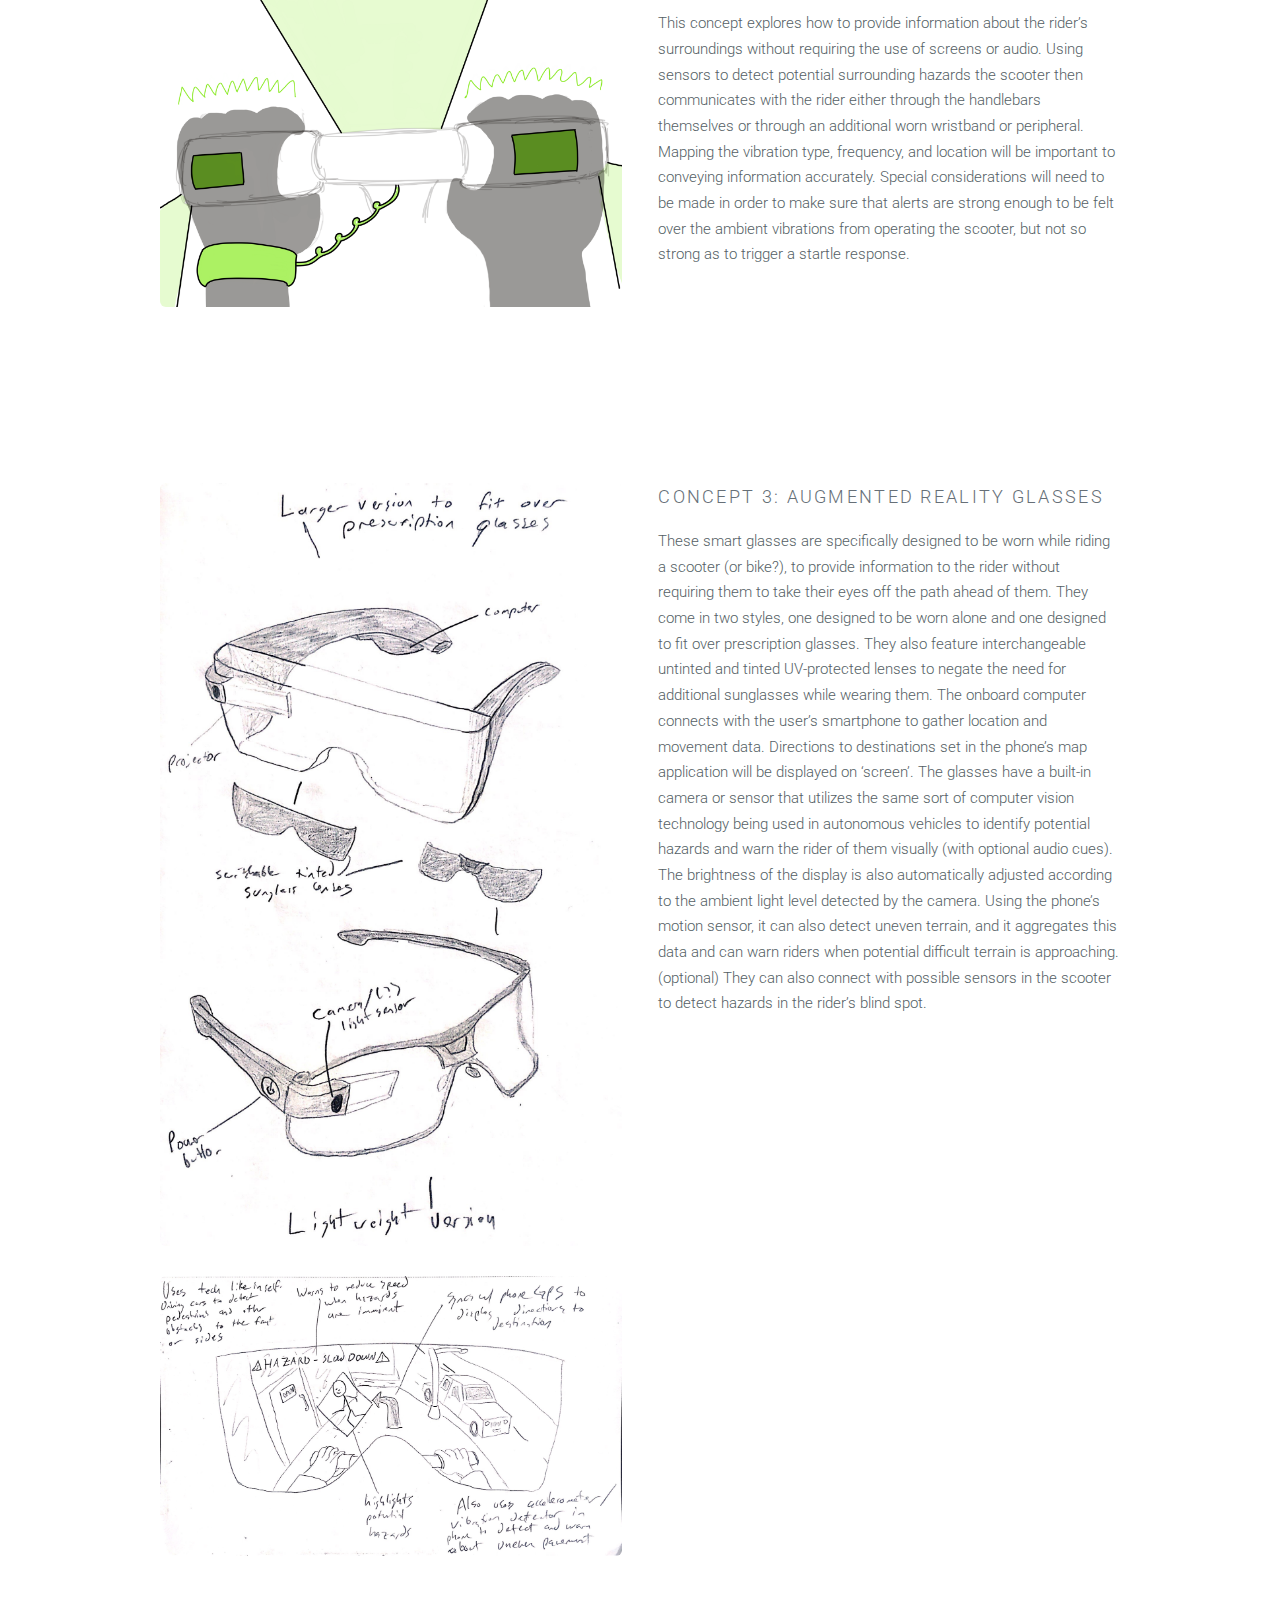
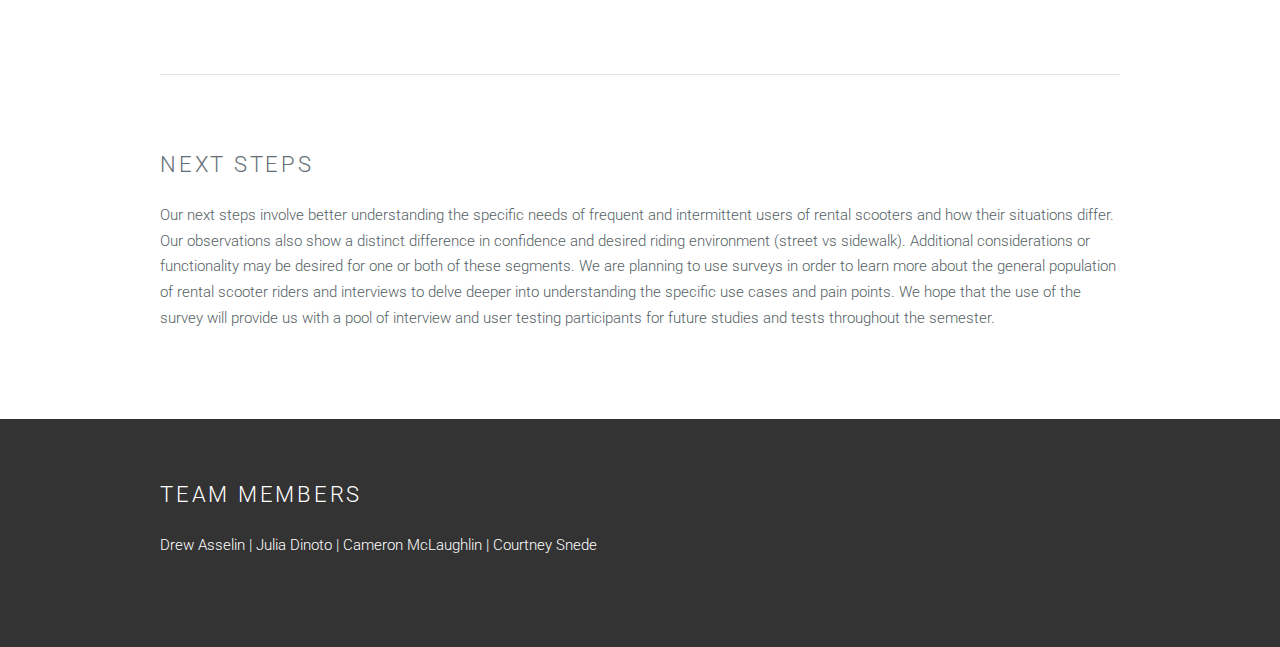
<file: milestone1.html>
<!DOCTYPE HTML>
<!--
	Ion by TEMPLATED
	templated.co @templatedco
	Released for free under the Creative Commons Attribution 3.0 license (templated.co/license)
-->
<html lang="en">
	<head>
		<title>Team Scoot Scoot - Milestone 1</title>
		<meta http-equiv="content-type" content="text/html; charset=utf-8" />
		<meta name="description" content="" />
		<meta name="keywords" content="" />
		<!--[if lte IE 8]><script src="js/html5shiv.js"></script><![endif]-->
		<script src="js/jquery.min.js"></script>
		<script src="js/skel.min.js"></script>
		<script src="js/skel-layers.min.js"></script>
		<script src="js/init.js"></script>
		<noscript>
			<link rel="stylesheet" href="css/skel.css" />
			<link rel="stylesheet" href="css/style.css" />
			<link rel="stylesheet" href="css/style-xlarge.css" />
		</noscript>
	</head>
	<body id="top">

		<!-- Header -->
			<header id="header" class="skel-layers-fixed">
				<p><a href="index.html">Team Scoot Scoot</a></p>
				<nav id="nav">
					<ul>
						<li><a href="index.html">Home</a></li>
						<li><a href="milestone1.html" class="current">Milestone 1</a></li>
						<li><a href="milestone2.html">Milestone 2</a></li>
						<li><a href="milestone3.html">Milestone 3</a></li>
						<li><a href="milestone4.html">Milestone 4</a></li>
					</ul>
				</nav>
			</header>

		<!-- Main -->
			<section id="main" class="wrapper style1">
				<header class="major">
					<h1>Milestone 1</h1>
					<p>Concept Proposal</p>
				</header>
				<div class="container">
					<section>
						<img src="images/scooters-street.jpg" alt="lime brand rental scooters parked on an urban sidewalk" class="image fit" />
						<h2>Project Scope</h2>
						<p>According to the CDC, 3 people are injured on e-scooters every day, and 15% of them experience traumatic brain injuries (<a href="https://www.theverge.com/2019/5/2/18526813/scooter-electric-injury-austin-cdc-study-head-helmet" target="_blank">Source: The Verge</a>). Riders of e-scooters cite “surface conditions” such as potholes or pavement irregularities as the cause of their accident (<a href="https://www.caranddriver.com/news/a27372767/electric-scooters-mobility-safety/" target="_blank">Source: Car and Driver</a>). For the scope of this project, we want to improve the safety of electronic scooters by increasing users’ awareness of their surrounding environment. </p>
						<p>Our audience is college students and other adults using scooters as a mode of transportation (as opposed to using them for fun). The situations we plan to augment are scooter rides to class, work or tourist activities. Our target environment is urban streets and sidewalks and college campuses.</p>
					</section>
					<hr class="major" />
					<section>
						<h2>Preliminary Observations</h2>
						<img src="images/observation.png" alt="a person riding a rental scooter on the sidewalk on Central Campus." class="image fit" />
						<p>In order to more fully understand the experience of using scooters in an urban environment, we conducted preliminary observations in two ways: (1) Contextual observations of people driving scooters around Ann Arbor, and (2) Driving scooters ourselves. Contextual observations were made at different times across a 3-day period at 3 locations in Ann Arbor. </p>
						<p>Through our observations we found:</p>
						<h3>Scooter use is highly weather-dependent</h3>
						<ul>
						<li>We saw zero people riding scooters when it rained even though many people were still out walking.</li>
						</ul>

						<h3>All drivers seemed highly attentive to what was in front of them.</h3>
						<ul>
						<li>All of the drivers we observed kept both hands on the scooter handlebars at all times.</li>
						<li>We only saw one person take his eyes off the road and look down at the scooter while driving, and even that was very brief. Everyone else had their heads up and eyes forward. </li>
						<li>From our driving experience: Scooters feel very fast so the risk of hitting something seems high. We also kept our eyes on the road at all times. Looking down while moving forward felt unsafe.</li>
						</ul>

						<h3>Stability is impaired near crowds and other road hazards.</h3>
						<ul>
						<li>Though some drivers tried to make a wide berth around pedestrians, when the sidewalks were crowded drivers were forced to slow down almost to a stand-still.</li>
						<li>The best drivers we observed were able to stay on their scooters at slow speeds, but no one was able to stay on when it came to a full-stop. </li>
						<li>Most people kicked the ground when the scooter slowed down, as if they were on a skateboard. Some jumped off and pushed the scooter.</li>
						<li>From our driving experience: Maneuvering around people requires slowing down. Balancing at slow speeds is very difficult because they get wobbly. Pushing the scooter was also difficult because the wheels have resistance when the motor isn’t engaged.</li>
						</ul>

						<h3>Pedestrians</h3>
						<ul>
						<li>Though scooters make noise, it’s quiet in the context of other road/environmental noise.</li>
						<li>Many pedestrians wear headphones so they’re not able to hear scooters.</li>
						<li>We observed quite a few pedestrians appearing surprised when a scooter passed them on the sidewalk from behind.</li>
						</ul>

						<h3>Road drivers appeared to have more scooter experience than sidewalk-only drivers.</h3>
						<ul>
						<li>Though most people drove on sidewalks, we observed drivers on roads too, including busy ones like State St.</li>
						<li>Those we observed on roads appeared to be more confident or have more driving skill than those who kept to the sidewalks.</li>
						<li>Roads and sidewalks near our observation points were under construction, which could have affected where people chose to drive their scooters.</li>
						</ul>

						<h3>Scooters were used as transit by a narrow age group.</h3>
						<ul>
						<li>Of the 23 scooter drivers we observed, all but two seemed to be using the scooter as transportation with a specific destination in mind. (The other 2 seemed to be riding them for fun.)</li>
						<li>Although most people we observed were students, people also used scooters to get to work (evidenced by their clothing and direction).</li>
						<li>We only observed one driver who was clearly under age 18. Everyone else appeared to be at least 18 years old. We also did not observe any drivers above middle-age.</li>
						<li>Gender did not seem to be a factor.</li>
						</ul>

						<h3>Artifacts: Drivers had bags, but not helmets.</h3>
						<ul>
						<li>Most drivers (or other riders) wore backpacks or a bag with a strap, including non-students. None carried items in their hands. </li>
						<li>Zero people we observed wore helmets.</li>
						</ul>

					</section>
					<hr class="major" />
					<section>
						<h2>Ideation Process</h2>
						<p>We arrived at this project scope through a series of brainstorming sessions. First we sketched ideas independently. Then we met to discuss them and narrowed our scope to bicycle and scooter safety. We repeated this process twice more, narrowing our scope and project concepts each time. Between team meetings we also conducted observations.</p>
					</section>
					<hr class="major" />
					<section>
						<h2>Concepts</h2>
						<!-------------------- Concept 1 -------------------->
						<section class="wrapper style1">
							<div class="container">
								<div class="row">
									<div class="6u">
										<section>
											<img src="images/screen.png" alt="" class="image fit" />
										</section>
									</div>
									<div class="6u">
										<section>
												<h3>Concept 1: Smartphone integration with cameras on scooter/screen-based UI</h3>
												<p>This concept explores how to use a screen-based technology to provide information about the rider’s surroundings. An interface can be added to the scooter by either using the rider’s phone or a built-in screen. Simple graphics, color, and sound will be used to alert the rider of hazards on the road. Screens are already a part of the e-scooter experience, so the integration is meant to feel natural and not create too much external stimulus. Riders would also have the option to display GPS navigation or live camera feeds as they ride.</p>
										</section>
									</div>
								</div>
							</div>
						</section>
						<!-------------------- Concept 2 -------------------->
						<section class="wrapper style1">
							<div class="container">
								<div class="row">
									<div class="6u">
										<section>
											<img src="images/haptic.png" alt="a rough sketch of scooter handlebars with sensors on the front and sides with vibration pads in the handles and a wristband which is attached to the scooter" class="image fit" />
										</section>
									</div>
									<div class="6u">
										<section>
												<h3>Concept 2: Sensors with Haptic Feedback</h3>
												<p>This concept explores how to provide information about the rider’s surroundings without requiring the use of screens or audio. Using sensors to detect potential surrounding hazards the scooter then communicates with the rider either through the handlebars themselves or through an additional worn wristband or peripheral. Mapping the vibration type, frequency, and location will be important to conveying information accurately. Special considerations will need to be made in order to make sure that alerts are strong enough to be felt over the ambient vibrations from operating the scooter, but not so strong as to trigger a startle response. </p>
										</section>
									</div>
								</div>
							</div>
						</section>
					<!-------------------- Concept 3 -------------------->
					<section class="wrapper style1">
						<div class="container">
							<div class="row">
								<div class="6u">
									<section>
										<img src="images/glasses1.png" alt="" class="image fit" />
										<img src="images/glasses2.png" alt="" class="image fit" />
									</section>
								</div>
								<div class="6u">
									<section>
											<h3>Concept 3: Augmented Reality Glasses</h3>
											<p>These smart glasses are specifically designed to be worn while riding a scooter (or bike?), to provide information to the rider without requiring them to take their eyes off the path ahead of them. They come in two styles, one designed to be worn alone and one designed to fit over prescription glasses. They also feature interchangeable untinted and tinted UV-protected lenses to negate the need for additional sunglasses while wearing them. The onboard computer connects with the user’s smartphone to gather location and movement data. Directions to destinations set in the phone’s map application will be displayed on ‘screen’. The glasses have a built-in camera or sensor that utilizes the same sort of computer vision technology being used in autonomous vehicles to identify potential hazards and warn the rider of them visually (with optional audio cues). The brightness of the display is also automatically adjusted according to the ambient light level detected by the camera. Using the phone’s motion sensor, it can also detect uneven terrain, and it aggregates this data and can warn riders when potential difficult terrain is approaching. (optional) They can also connect with possible sensors in the scooter to detect hazards in the rider’s blind spot.</p>
									</section>
								</div>
							</div>
						</div>
					</section>
					<hr class="major" />
					<section>
						<h2>Next Steps</h2>
						<p>Our next steps involve better understanding the specific needs of frequent and intermittent users of rental scooters and how their situations differ. Our observations also show a distinct difference in confidence and desired riding environment (street vs sidewalk). Additional considerations or functionality may be desired for one or both of these segments. We are planning to use surveys in order to learn more about the general population of rental scooter riders and interviews to delve deeper into understanding the specific use cases and pain points. We hope that the use of the survey will provide us with a pool of interview and user testing participants for future studies and tests throughout the semester.</p>
					</section>

				</div>
			</section>

		<!-- Footer -->
			<footer id="footer">
				<div class="container">
					<div class="6u">
						<h2>Team Members</h2>
						<p>Drew Asselin  |  Julia Dinoto  |  Cameron McLaughlin  |  Courtney Snede</p>
				</div>
			</footer>

	</body>
</html>
</file>
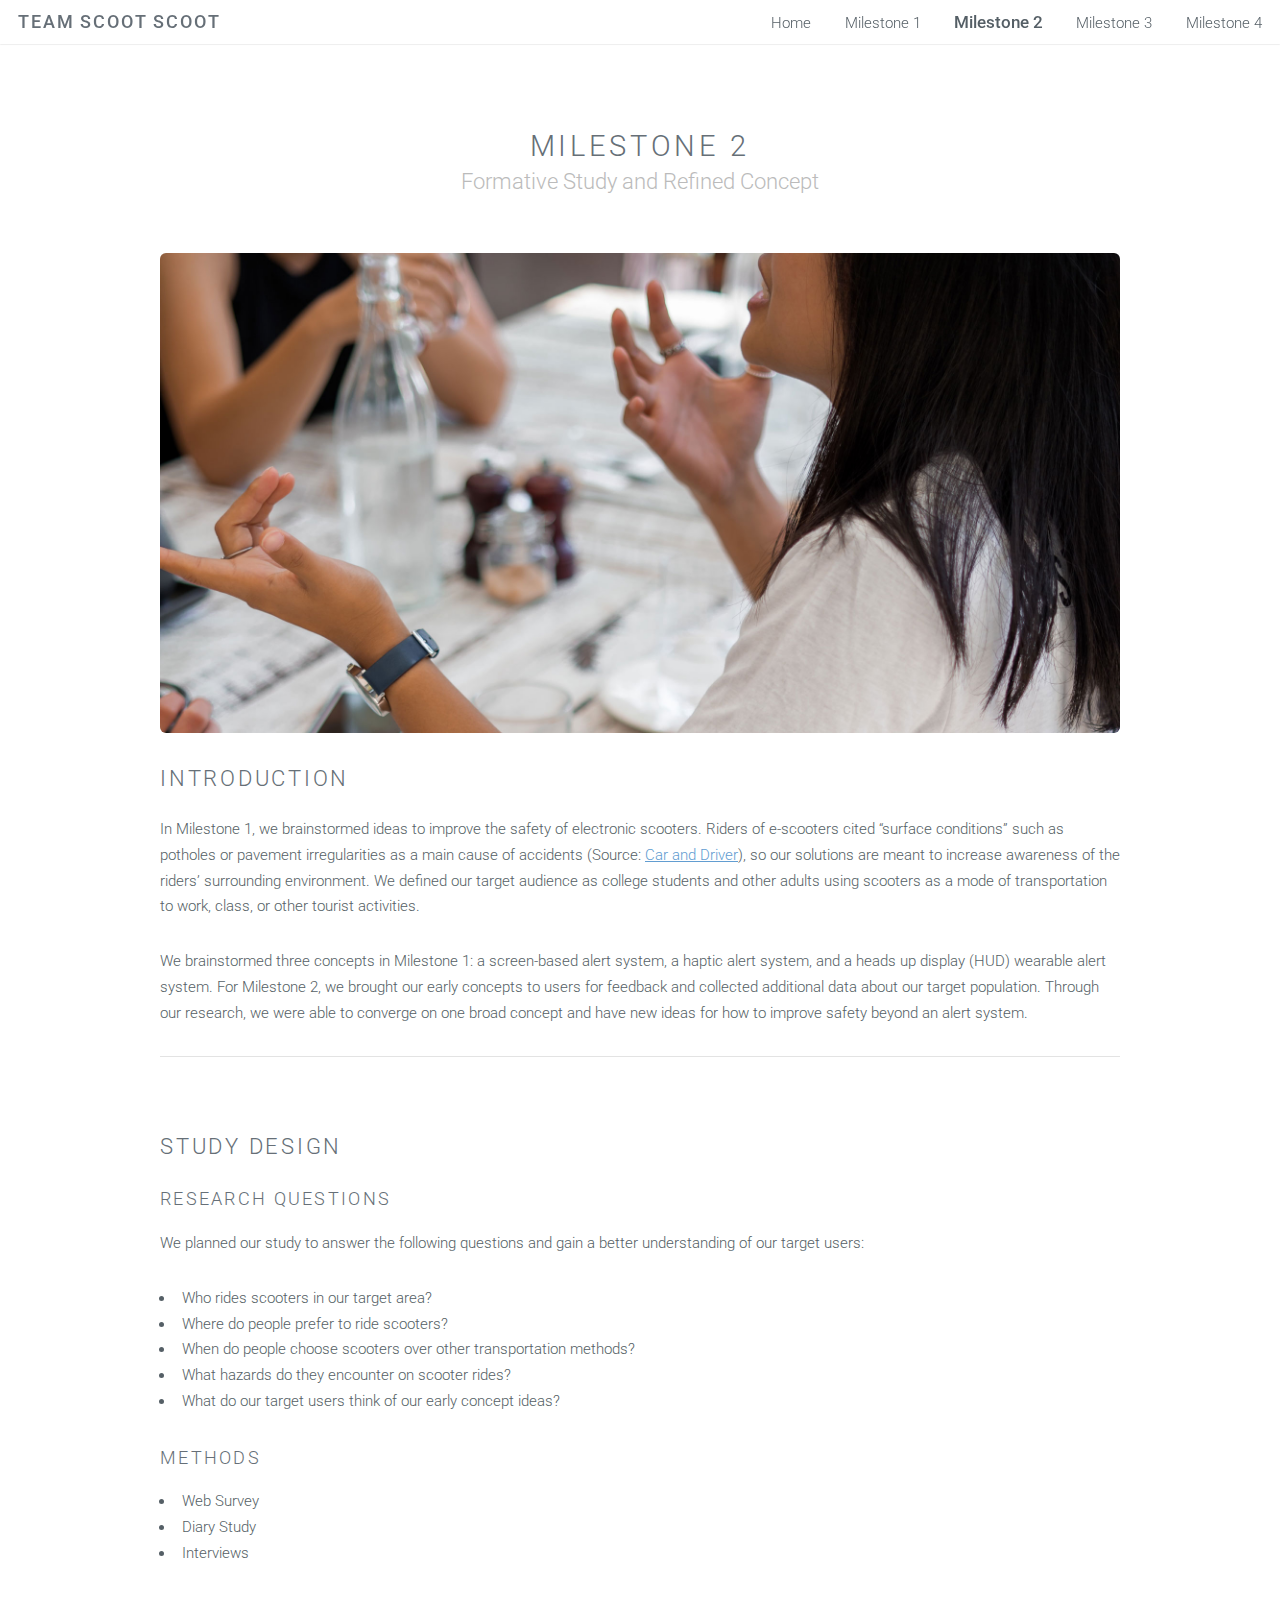
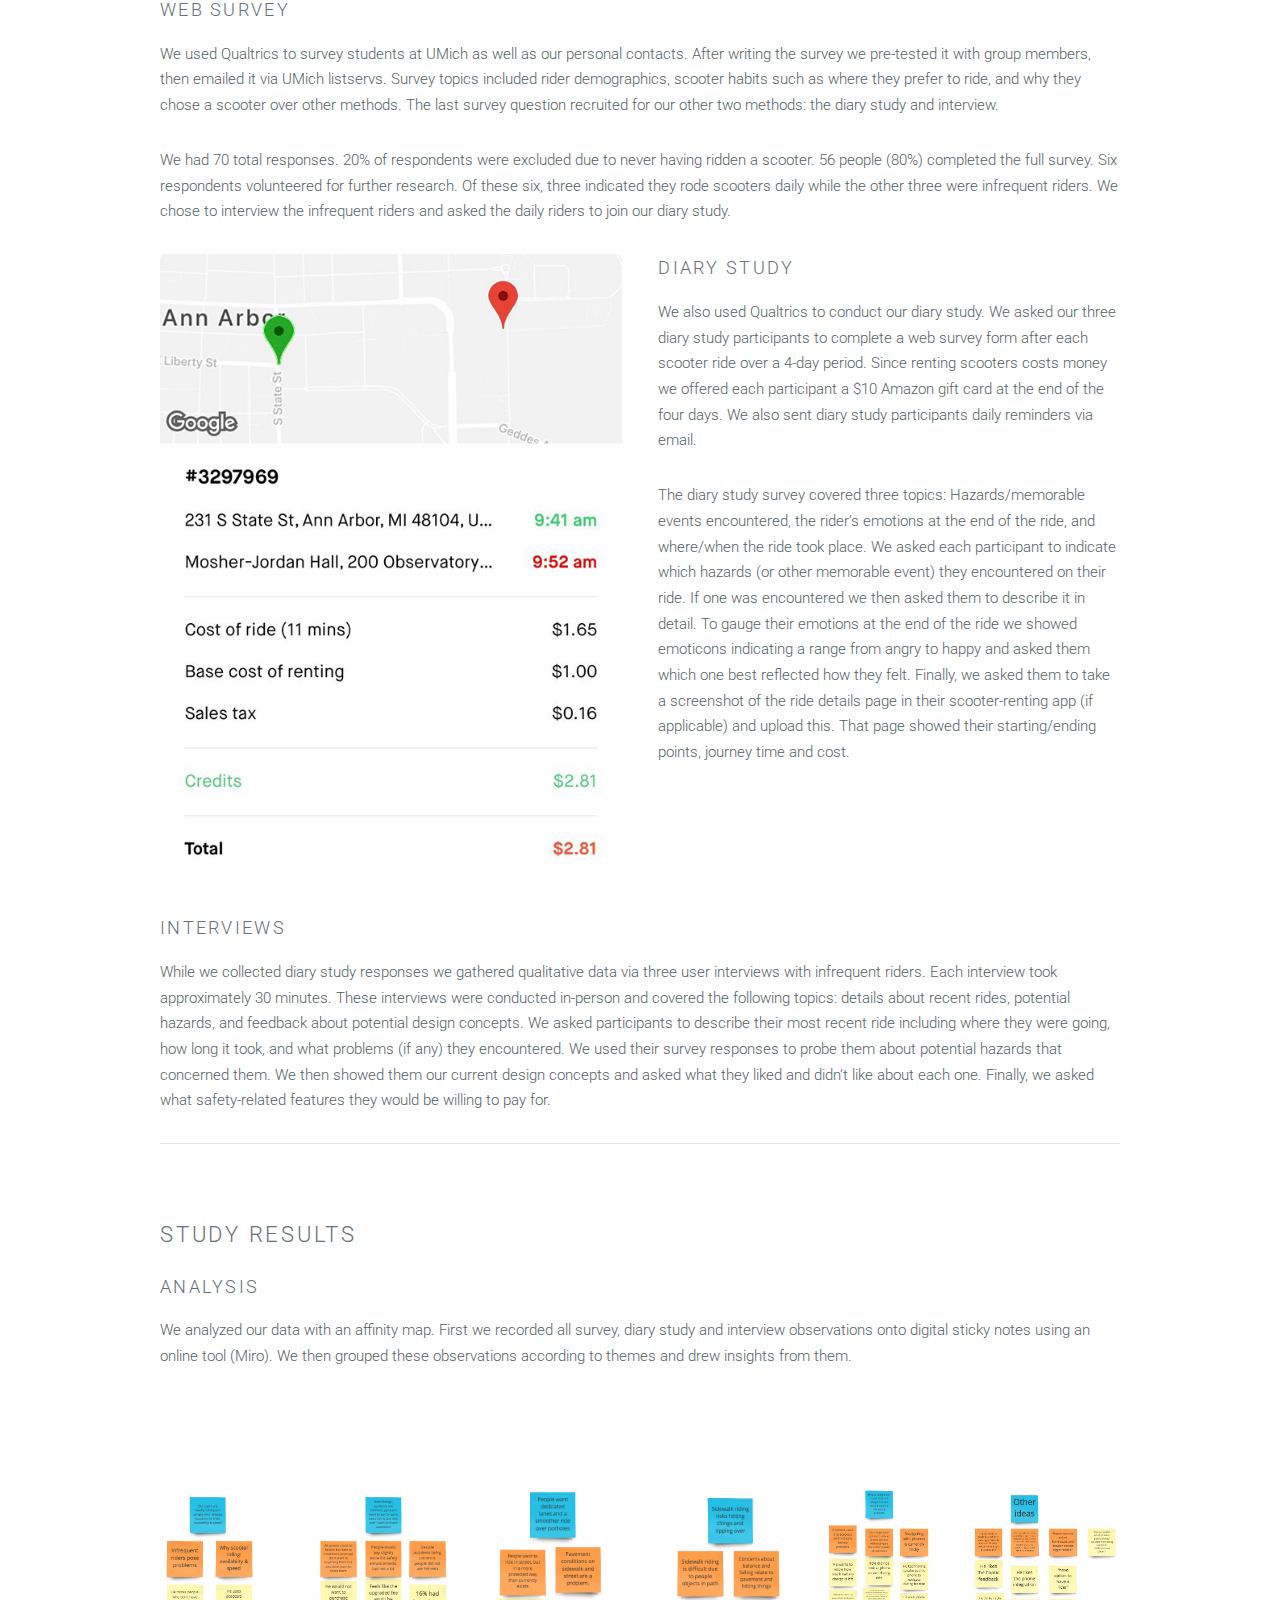
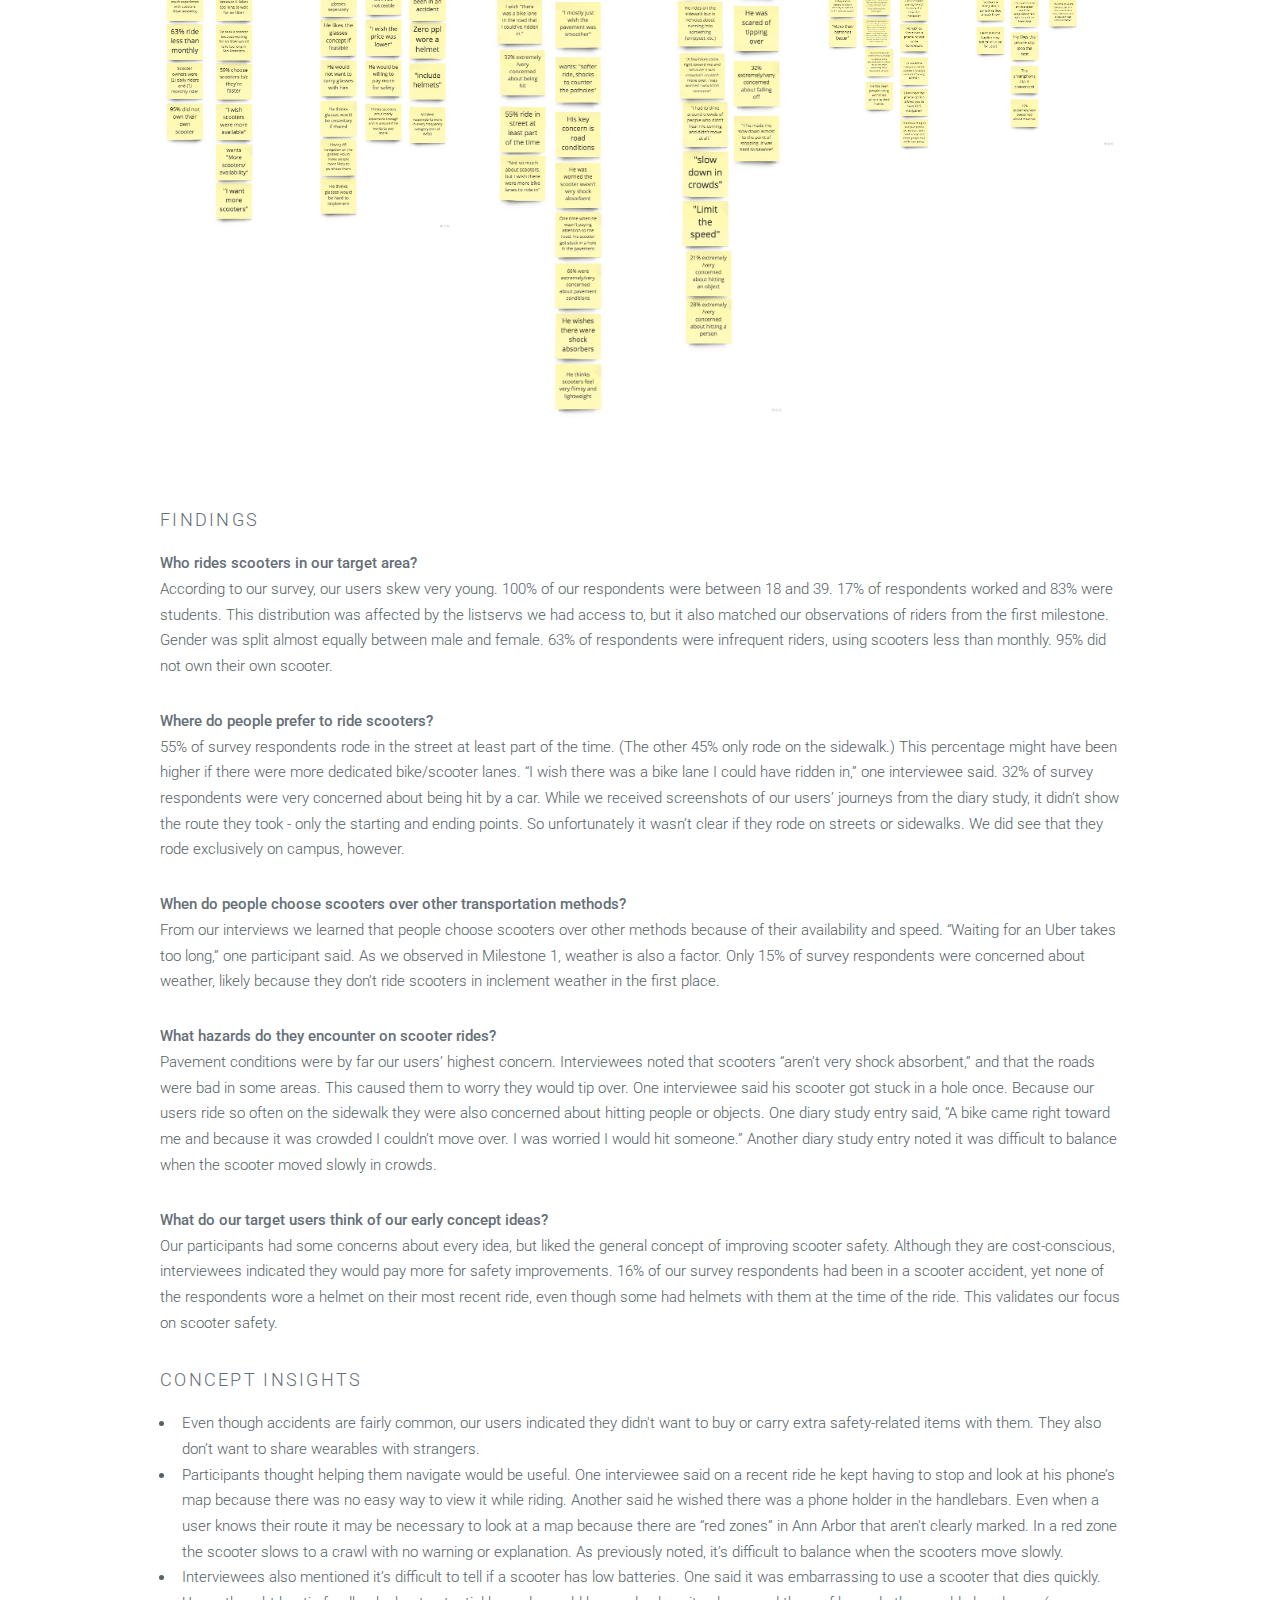
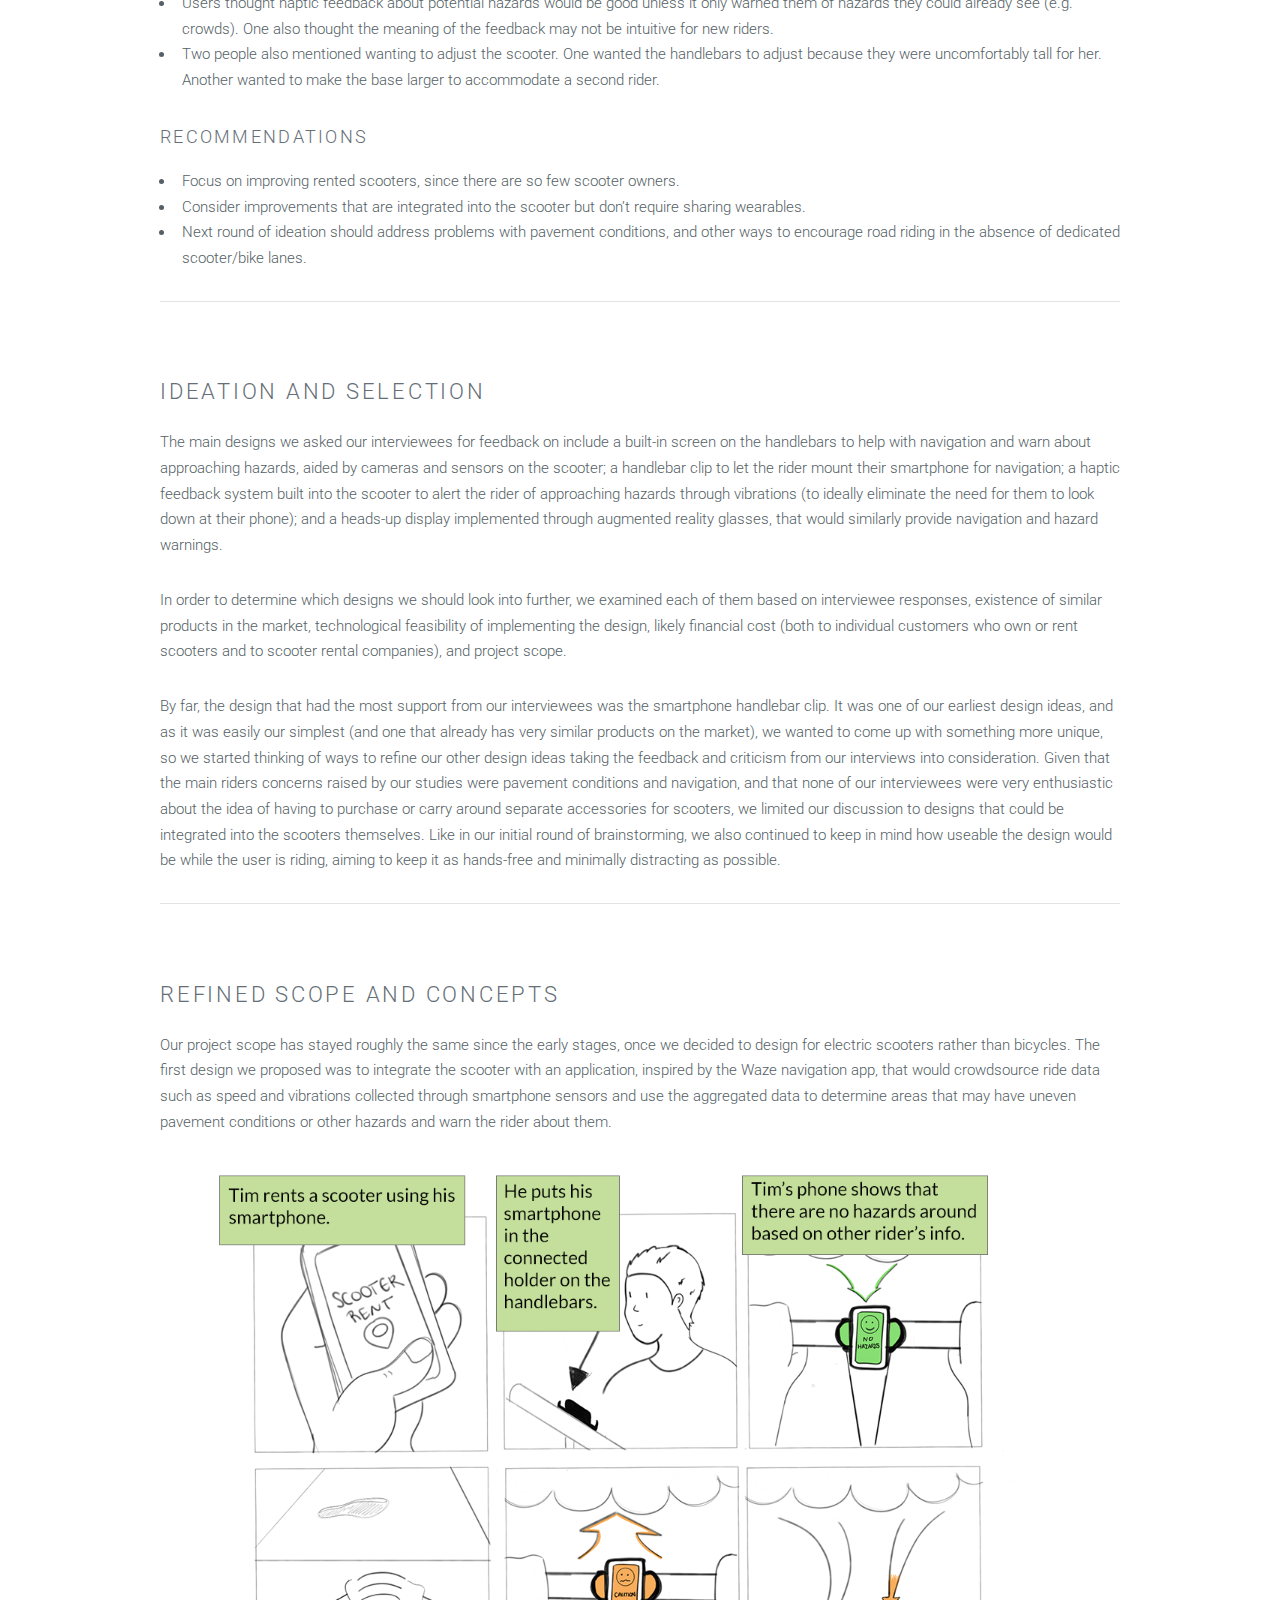
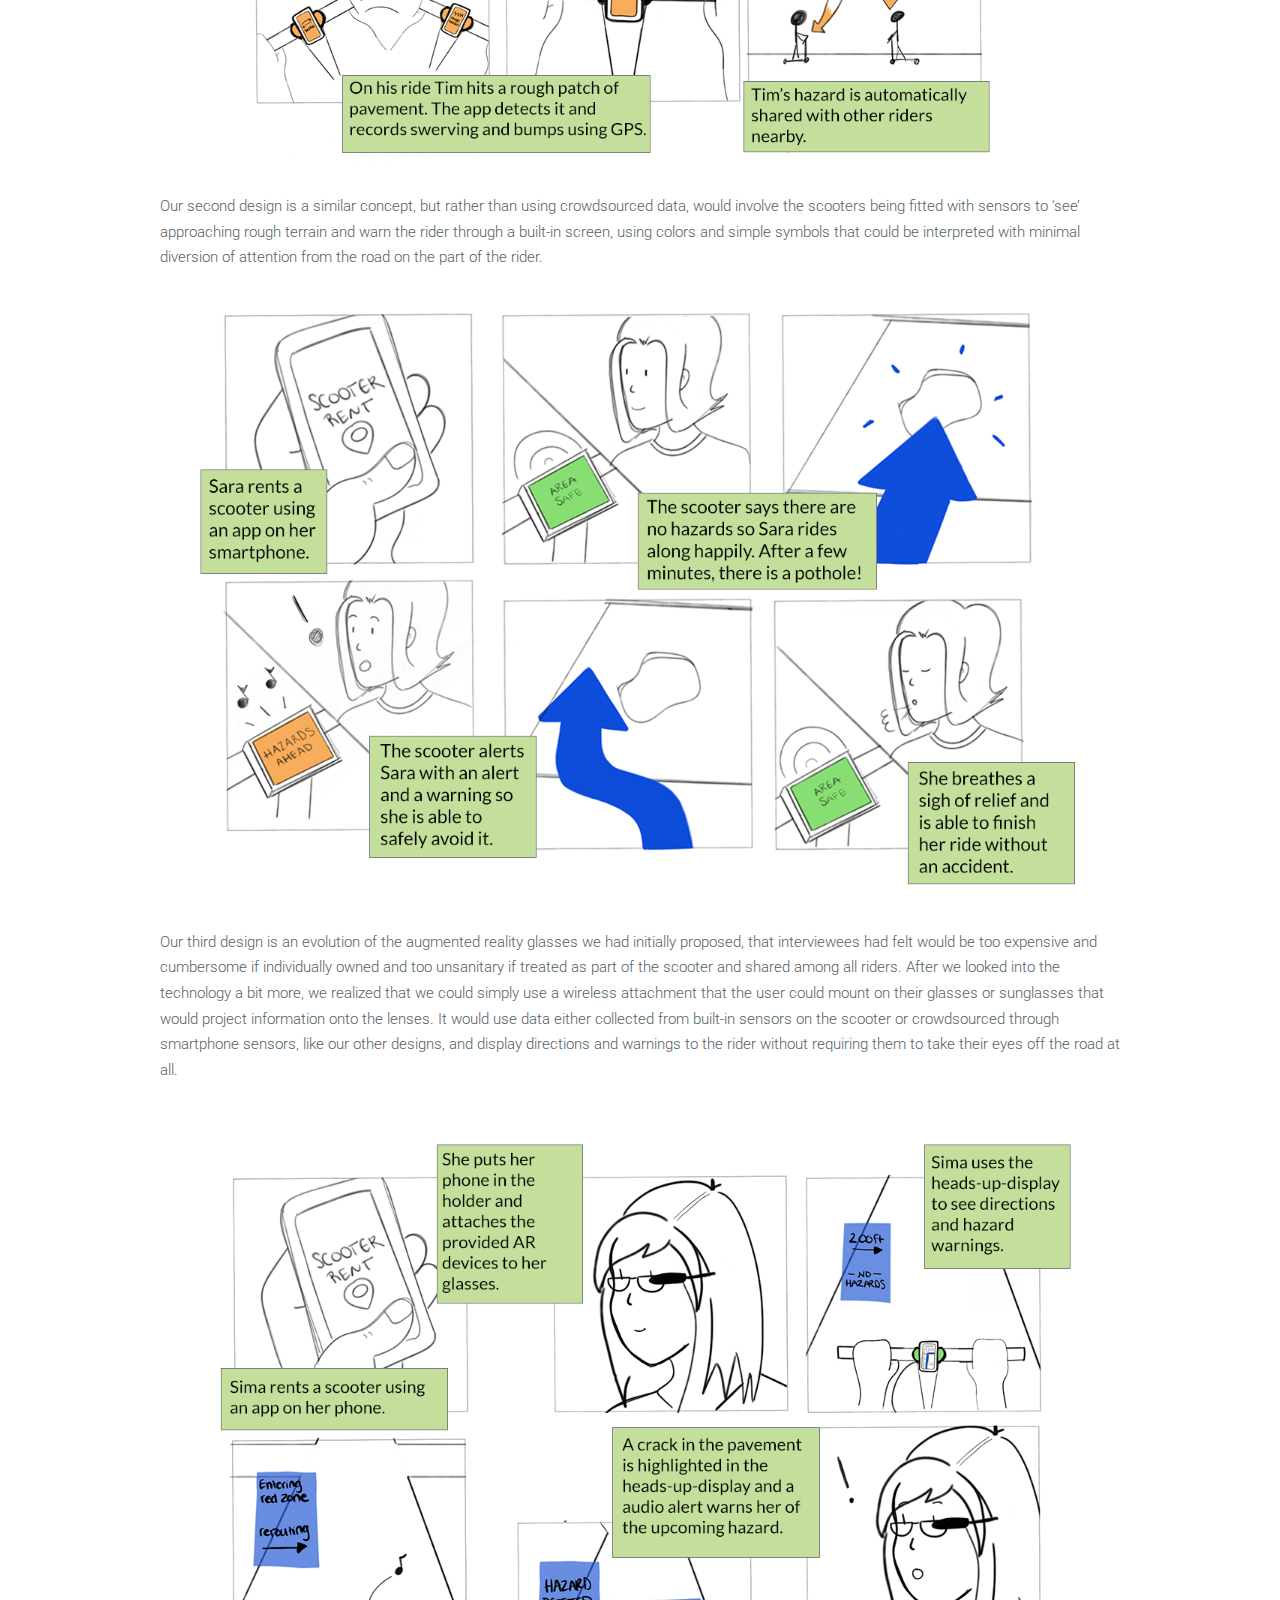
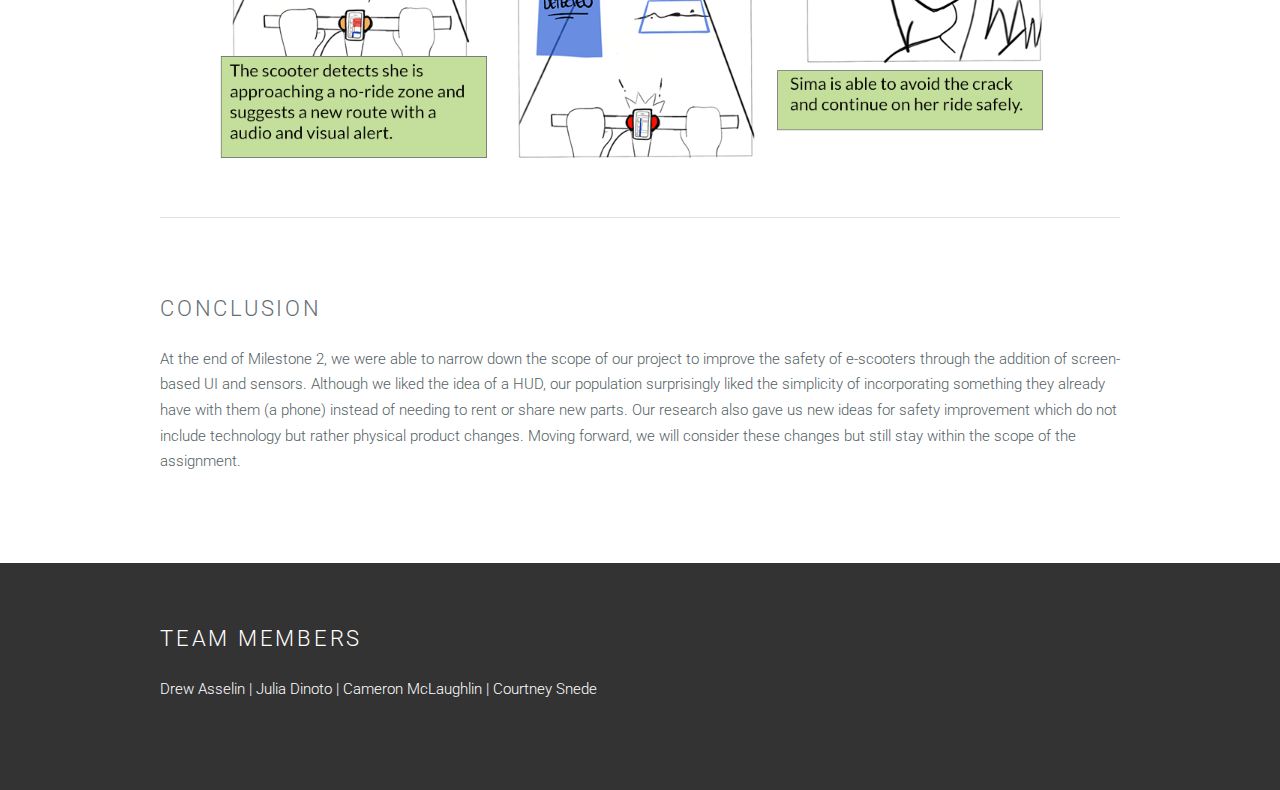
<file: milestone2.html>
<!DOCTYPE HTML>
<!--
	Ion by TEMPLATED
	templated.co @templatedco
	Released for free under the Creative Commons Attribution 3.0 license (templated.co/license)
-->
<html lang="en">
	<head>
		<title>Team Scoot Scoot- Milestone 2</title>
		<meta http-equiv="content-type" content="text/html; charset=utf-8" />
		<meta name="description" content="" />
		<meta name="keywords" content="" />
		<!--[if lte IE 8]><script src="js/html5shiv.js"></script><![endif]-->
		<script src="js/jquery.min.js"></script>
		<script src="js/skel.min.js"></script>
		<script src="js/skel-layers.min.js"></script>
		<script src="js/init.js"></script>
		<noscript>
			<link rel="stylesheet" href="css/skel.css" />
			<link rel="stylesheet" href="css/style.css" />
			<link rel="stylesheet" href="css/style-xlarge.css" />
		</noscript>
	</head>
	<body id="top">

		<!-- Header -->
			<header id="header" class="skel-layers-fixed">
				<p><a href="index.html">Team Scoot Scoot</a></p>
				<nav id="nav">
					<ul>
						<li><a href="index.html">Home</a></li>
						<li><a href="milestone1.html">Milestone 1</a></li>
						<li><a href="milestone2.html" class="current">Milestone 2</a></li>
						<li><a href="milestone3.html">Milestone 3</a></li>
						<li><a href="milestone4.html">Milestone 4</a></li>
					</ul>
				</nav>
			</header>

		<!-- Main -->
			<section id="main" class="wrapper style1">
				<header class="major">
					<h1>Milestone 2</h1>
					<p>Formative Study and Refined Concept</p>
				</header>
				<div class="container">
					<section>
						<a class="image fit"><img src="images/interview.jpg" alt="" /></a>
						<h2>Introduction</h2>
						<p>In Milestone 1, we brainstormed ideas to improve the safety of electronic scooters. Riders of e-scooters cited “surface conditions” such as potholes or pavement irregularities as a main cause of accidents (Source: <a href="https://www.caranddriver.com/news/a27372767/electric-scooters-mobility-safety/" target="_blank">Car and Driver</a>), so our solutions are meant to increase awareness of the riders’ surrounding environment. We defined our target audience as college students and other adults using scooters as a mode of transportation to work, class, or other tourist activities. </p>
						<p>We brainstormed three concepts in Milestone 1: a screen-based alert system, a haptic alert system, and a heads up display (HUD) wearable alert system. For Milestone 2, we brought our early concepts to users for feedback and collected additional data about our target population. Through our research, we were able to converge on one broad concept and have new ideas for how to improve safety beyond an alert system.  </p>
					</section>
					<hr class="major" />
					<section>
						<h2>Study Design</h2>
						<h3>Research Questions</h3>
						<p>We planned our study to answer the following questions and gain a better understanding of our target users:</p>
						<ul>
							<li>Who rides scooters in our target area?</li>
							<li>Where do people prefer to ride scooters?</li>
							<li>When do people choose scooters over other transportation methods?</li>
							<li>What hazards do they encounter on scooter rides?</li>
							<li>What do our target users think of our early concept ideas?</li>
						</ul>
						<h3>Methods</h3>
						<ul>
							<li>Web Survey</li>
							<li>Diary Study</li>
							<li>Interviews</li>
						</ul>
						<h3>Web Survey</h3>
						<p>We used Qualtrics to survey students at UMich as well as our personal contacts. After writing the survey we pre-tested it with group members, then emailed it via UMich listservs. Survey topics included rider demographics, scooter habits such as where they prefer to ride, and why they chose a scooter over other methods. The last survey question recruited for our other two methods: the diary study and interview.</p>
						<p>We had 70 total responses. 20% of respondents were excluded due to never having ridden a scooter. 56 people (80%) completed the full survey. Six respondents volunteered for further research. Of these six, three indicated they rode scooters daily while the other three were infrequent riders. We chose to interview the infrequent riders and asked the daily riders to join our diary study.</p>
						<section class="wrapper" style="padding:0px;">
							<div class="container">
								<div class="row">
									<div class="6u">
										<section>
											<img src="images/diary-study.jpg" alt="a screetshot from the spin app of a diary study participant's ride from State street to Jordan Hall" class="image fit" style="margin:0;"/>
										</section>
									</div>
									<div class="6u">
										<section>
											<h3>Diary Study</h3>
											<p>We also used Qualtrics to conduct our diary study. We asked our three diary study participants to complete a web survey form after each scooter ride over a 4-day period. Since renting scooters costs money we offered each participant a $10 Amazon gift card at the end of the four days. We also sent diary study participants daily reminders via email.</p>
											<p>The diary study survey covered three topics: Hazards/memorable events encountered, the rider’s emotions at the end of the ride, and where/when the ride took place. We asked each participant to indicate which hazards (or other memorable event) they encountered on their ride. If one was encountered we then asked them to describe it in detail. To gauge their emotions at the end of the ride we showed emoticons indicating a range from angry to happy and asked them which one best reflected how they felt. Finally, we asked them to take a screenshot of the ride details page in their scooter-renting app (if applicable) and upload this. That page showed their starting/ending points, journey time and cost.</p>
										</section>
									</div>
								</div>
							</div>
						</section>
						<h3>Interviews</h3>
						<p>While we collected diary study responses we gathered qualitative data via three user interviews with infrequent riders. Each interview took approximately 30 minutes. These interviews were conducted in-person and covered the following topics: details about recent rides, potential hazards, and feedback about potential design concepts. We asked participants to describe their most recent ride including where they were going, how long it took, and what problems (if any) they encountered. We used their survey responses to probe them about potential hazards that concerned them. We then showed them our current design concepts and asked what they liked and didn’t like about each one. Finally, we asked what safety-related features they would be willing to pay for.</p>
					</section>
					<hr class="major" />
					<section>
						<h2>Study Results</h2>
						<h3>Analysis</h3>
						<p>We analyzed our data with an affinity map. First we recorded all survey, diary study and interview observations onto digital sticky notes using an online tool (Miro). We then grouped these observations according to themes and drew insights from them.</p>

						<section class="wrapper style1">
							<div class="container">
								<div class="row">
									<div class="4u">
										<section>
											<img src="images/mira-1.jpg" alt="affinity board with key topics highlighting that users are mostly infrequent drivers who pick scooters because of their availablity and speed, and that users are not interested in buying additional devices or using shared ones provided with the scooter" class="image fit" />
										</section>
									</div>
									<div class="4u">
										<section>
												<img src="images/mira-2.jpg" alt="affinity board with key topics highlighting that users want dedicated lines for scooters with a smoother ride over potholes, and that they see riding on the sidewalk as a risk to pedestrians or tipping" class="image fit" />
									</div>
									<div class="4u">
										<section>
											<img src="images/mira-3.jpg" alt="affinity board with key topics highlighting that users would like phone holder and integation to give them nagivation and info about scooter battery life" class="image fit" />
										</section>
									</div>
								</div>
							</div>
						</section>

						<h3>Findings</h3>
						<p><b>Who rides scooters in our target area?</b><br>According to our survey, our users skew very young. 100% of our respondents were between 18 and 39. 17% of respondents worked and 83% were students. This distribution was affected by the listservs we had access to, but it also matched our observations of riders from the first milestone. Gender was split almost equally between male and female. 63% of respondents were infrequent riders, using scooters less than monthly. 95% did not own their own scooter.</p>
						<p><b>Where do people prefer to ride scooters?</b><br>55% of survey respondents rode in the street at least part of the time. (The other 45% only rode on the sidewalk.) This percentage might have been higher if there were more dedicated bike/scooter lanes. “I wish there was a bike lane I could have ridden in,” one interviewee said. 32% of survey respondents were very concerned about being hit by a car. While we received screenshots of our users’ journeys from the diary study, it didn’t show the route they took - only the starting and ending points. So unfortunately it wasn’t clear if they rode on streets or sidewalks. We did see that they rode exclusively on campus, however.</p>
						<p><b>When do people choose scooters over other transportation methods?</b><br>From our interviews we learned that people choose scooters over other methods because of their availability and speed. “Waiting for an Uber takes too long,” one participant said. As we observed in Milestone 1, weather is also a factor. Only 15% of survey respondents were concerned about weather, likely because they don’t ride scooters in inclement weather in the first place.</p>
						<p><b>What hazards do they encounter on scooter rides?</b><br>Pavement conditions were by far our users’ highest concern. Interviewees noted that scooters “aren’t very shock absorbent,” and that the roads were bad in some areas. This caused them to worry they would tip over. One interviewee said his scooter got stuck in a hole once. Because our users ride so often on the sidewalk they were also concerned about hitting people or objects. One diary study entry said, “A bike came right toward me and because it was crowded I couldn’t move over. I was worried I would hit someone.” Another diary study entry noted it was difficult to balance when the scooter moved slowly in crowds.</p>
						<p><b>What do our target users think of our early concept ideas?</b><br>Our participants had some concerns about every idea, but liked the general concept of improving scooter safety. Although they are cost-conscious, interviewees indicated they would pay more for safety improvements. 16% of our survey respondents had been in a scooter accident, yet none of the respondents wore a helmet on their most recent ride, even though some had helmets with them at the time of the ride. This validates our focus on scooter safety.</p>
						<h3>Concept Insights</h3>
						<ul>
							<li>Even though accidents are fairly common, our users indicated they didn't want to buy or carry extra safety-related items with them. They also don’t want to share wearables with strangers.</li>
							<li>Participants thought helping them navigate would be useful. One interviewee said on a recent ride he kept having to stop and look at his phone’s map because there was no easy way to view it while riding. Another said he wished there was a phone holder in the handlebars. Even when a user knows their route it may be necessary to look at a map because there are “red zones” in Ann Arbor that aren’t clearly marked. In a red zone the scooter slows to a crawl with no warning or explanation. As previously noted, it’s difficult to balance when the scooters move slowly.</li>
							<li>Interviewees also mentioned it’s difficult to tell if a scooter has low batteries. One said it was embarrassing to use a scooter that dies quickly.</li>
							<li>Users thought haptic feedback about potential hazards would be good unless it only warned them of hazards they could already see (e.g. crowds). One also thought the meaning of the feedback may not be intuitive for new riders.</li>
							<li>Two people also mentioned wanting to adjust the scooter. One wanted the handlebars to adjust because they were uncomfortably tall for her. Another wanted to make the base larger to accommodate a second rider.</li>
						</ul>
						<h3>Recommendations</h3>
						<ul>
							<li>Focus on improving rented scooters, since there are so few scooter owners.</li>
							<li>Consider improvements that are integrated into the scooter but don’t require sharing wearables.</li>
							<li>Next round of ideation should address problems with pavement conditions, and other ways to encourage road riding in the absence of dedicated scooter/bike lanes.</li>
						</ul>
					</section>
					<hr class="major" />
					<section>
						<h2>Ideation and Selection</h2>
						<p>The main designs we asked our interviewees for feedback on include a built-in screen on the handlebars to help with navigation and warn about approaching hazards, aided by cameras and sensors on the scooter; a handlebar clip to let the rider mount their smartphone for navigation; a haptic feedback system built into the scooter to alert the rider of approaching hazards through vibrations (to ideally eliminate the need for them to look down at their phone); and a heads-up display implemented through augmented reality glasses, that would similarly provide navigation and hazard warnings.</p>
						<p>In order to determine which designs we should look into further, we examined each of them based on interviewee responses, existence of similar products in the market, technological feasibility of implementing the design, likely financial cost (both to individual customers who own or rent scooters and to scooter rental companies), and project scope.</p>
						<p>By far, the design that had the most support from our interviewees was the smartphone handlebar clip. It was one of our earliest design ideas, and as it was easily our simplest (and one that already has very similar products on the market), we wanted to come up with something more unique, so we started thinking of ways to refine our other design ideas taking the feedback and criticism from our interviews into consideration. Given that the main riders concerns raised by our studies were pavement conditions and navigation, and that none of our interviewees were very enthusiastic about the idea of having to purchase or carry around separate accessories for scooters, we limited our discussion to designs that could be integrated into the scooters themselves. Like in our initial round of brainstorming, we also continued to keep in mind how useable the design would be while the user is riding, aiming to keep it as hands-free and minimally distracting as possible.</p>
					</section>
					<hr class="major" />
					<section>
						<h2>Refined Scope and Concepts</h2>
						<p>Our project scope has stayed roughly the same since the early stages, once we decided to design for electric scooters rather than bicycles. The first design we proposed was to integrate the scooter with an application, inspired by the Waze navigation app, that would crowdsource ride data such as speed and vibrations collected through smartphone sensors and use the aggregated data to determine areas that may have uneven pavement conditions or other hazards and warn the rider about them. </p>
						<a class="image fit"><img src="images/storyboard1.png" alt="storyboard showing the user Tim connecting his smartphone to a holder in a rented scooter and using crowdsourced information to get and share hazard data with other riders nearby" /></a>
						<p>Our second design is a similar concept, but rather than using crowdsourced data, would involve the scooters being fitted with sensors to ‘see’ approaching rough terrain and warn the rider through a built-in screen, using colors and simple symbols that could be interpreted with minimal diversion of attention from the road on the part of the rider. </p>
						<a class="image fit"><img src="images/storyboard2.png" alt="storyboard showing the user Sara using a scooter with radar to detech approaching hazards and warn in advance so she can safely navigate around" /></a>
						<p>Our third design is an evolution of the augmented reality glasses we had initially proposed, that interviewees had felt would be too expensive and cumbersome if individually owned and too unsanitary if treated as part of the scooter and shared among all riders. After we looked into the technology a bit more, we realized that we could simply use a wireless attachment that the user could mount on their glasses or sunglasses that would project information onto the lenses. It would use data either collected from built-in sensors on the scooter or crowdsourced through smartphone sensors, like our other designs, and display directions and warnings to the rider without requiring them to take their eyes off the road at all.</p>
						<a class="image fit"><img src="images/storyboard3.png" alt="storyboard showing the user Sima connecting her smartphone to the rented scooter and using a provided glasses attachment to use a HUD that displays navigation and hazards" /></a>
					</section>
					<hr class="major" />
					<section>
						<h2>Conclusion</h2>
						<p>At the end of Milestone 2, we were able to narrow down the scope of our project to improve the safety of e-scooters through the addition of screen-based UI and sensors. Although we liked the idea of a HUD, our population surprisingly liked the simplicity of incorporating something they already have with them (a phone) instead of needing to rent or share new parts. Our research also gave us new ideas for safety improvement which do not include technology but rather physical product changes. Moving forward, we will consider these changes but still stay within the scope of the assignment.</p>
					</section>

				</div>
			</section>

		<!-- Footer -->
			<footer id="footer">
				<div class="container">
					<div class="6u">
						<h2>Team Members</h2>
						<p>Drew Asselin  |  Julia Dinoto  |  Cameron McLaughlin  |  Courtney Snede</p>
				</div>
			</footer>

	</body>
</html>
</file>
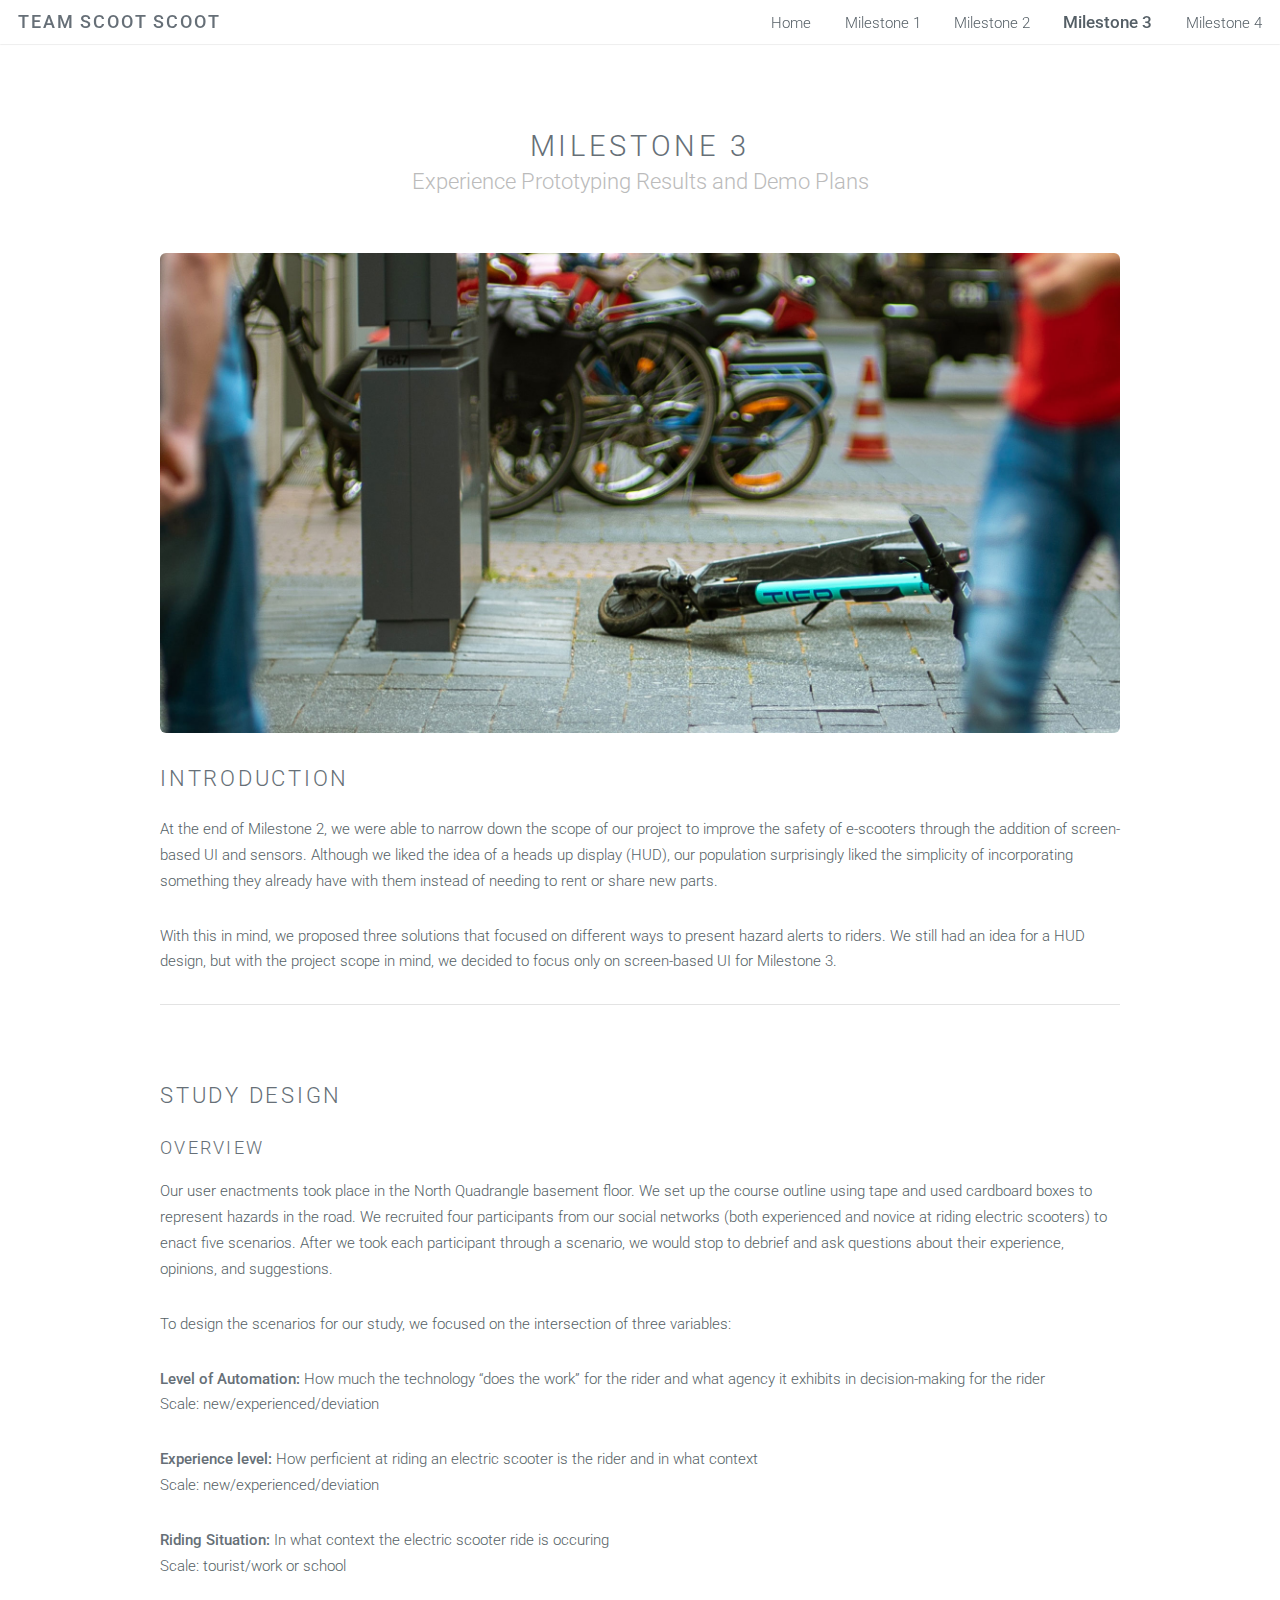
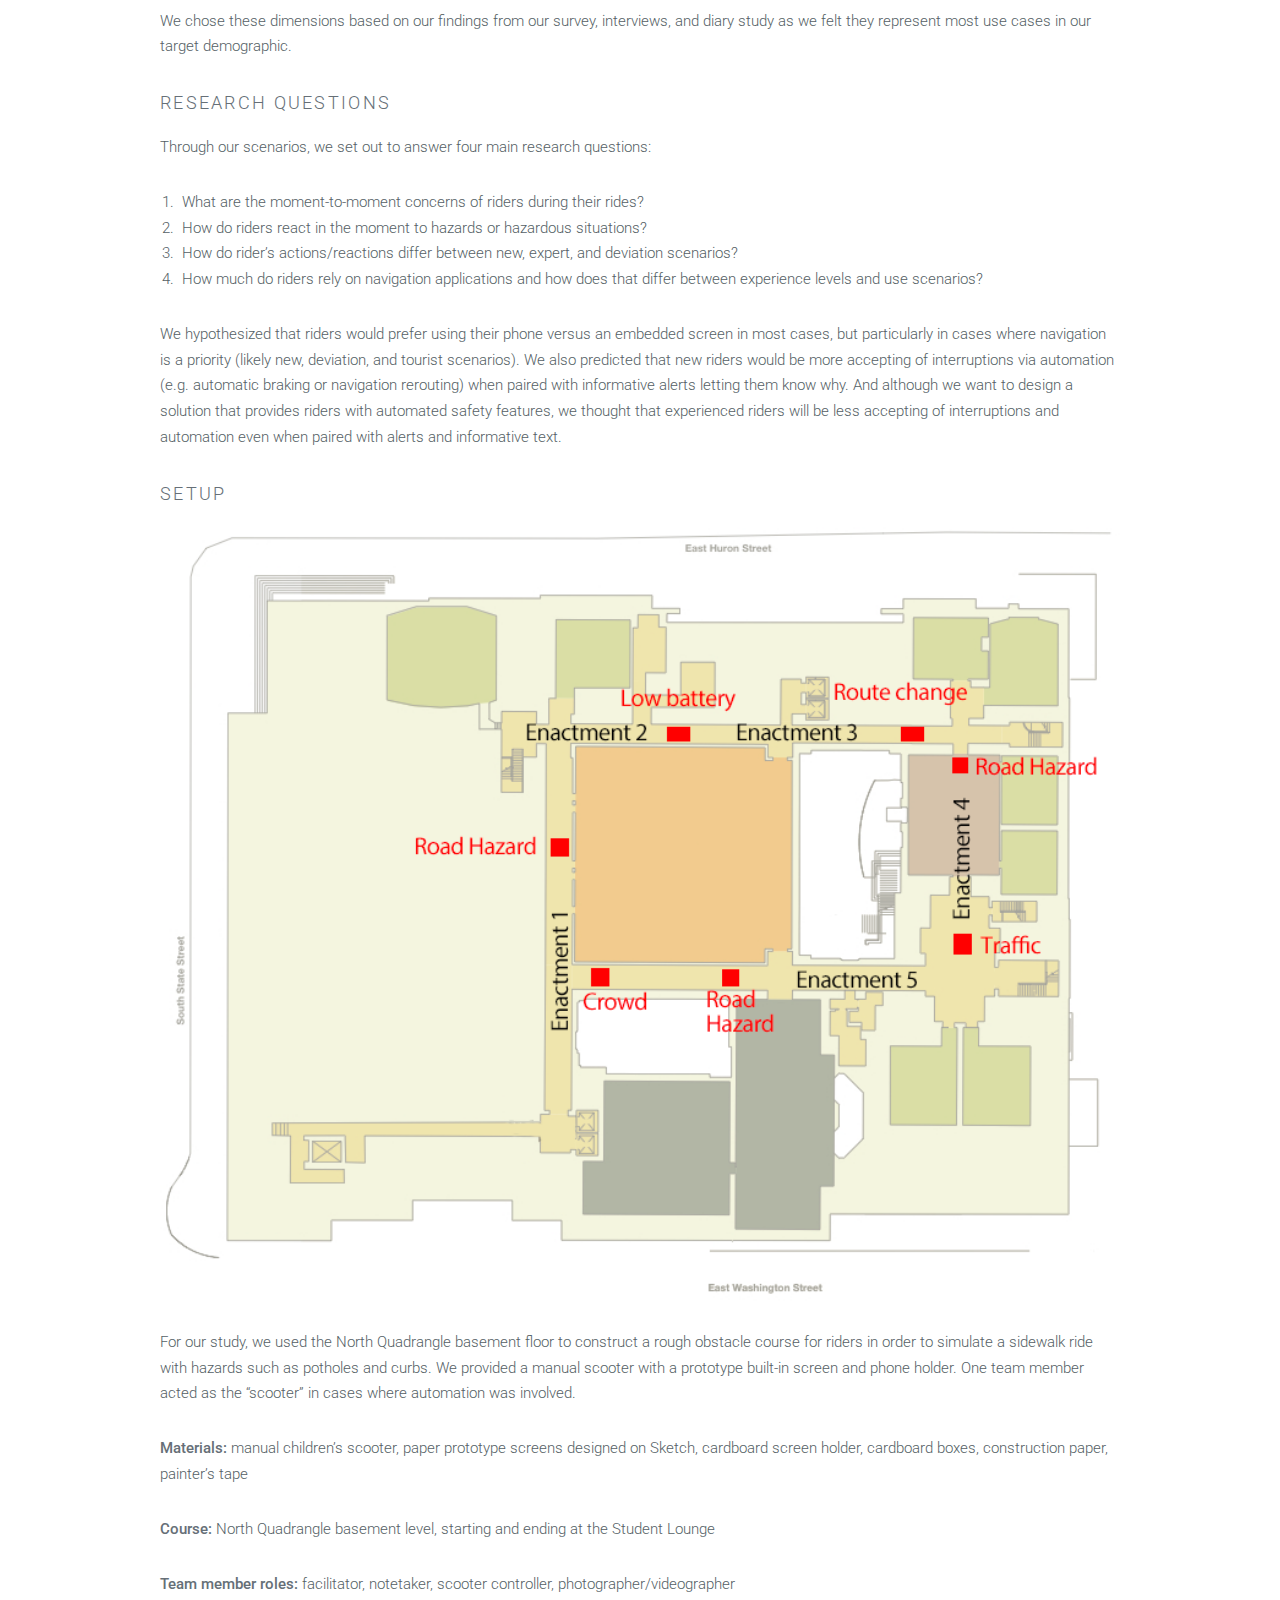
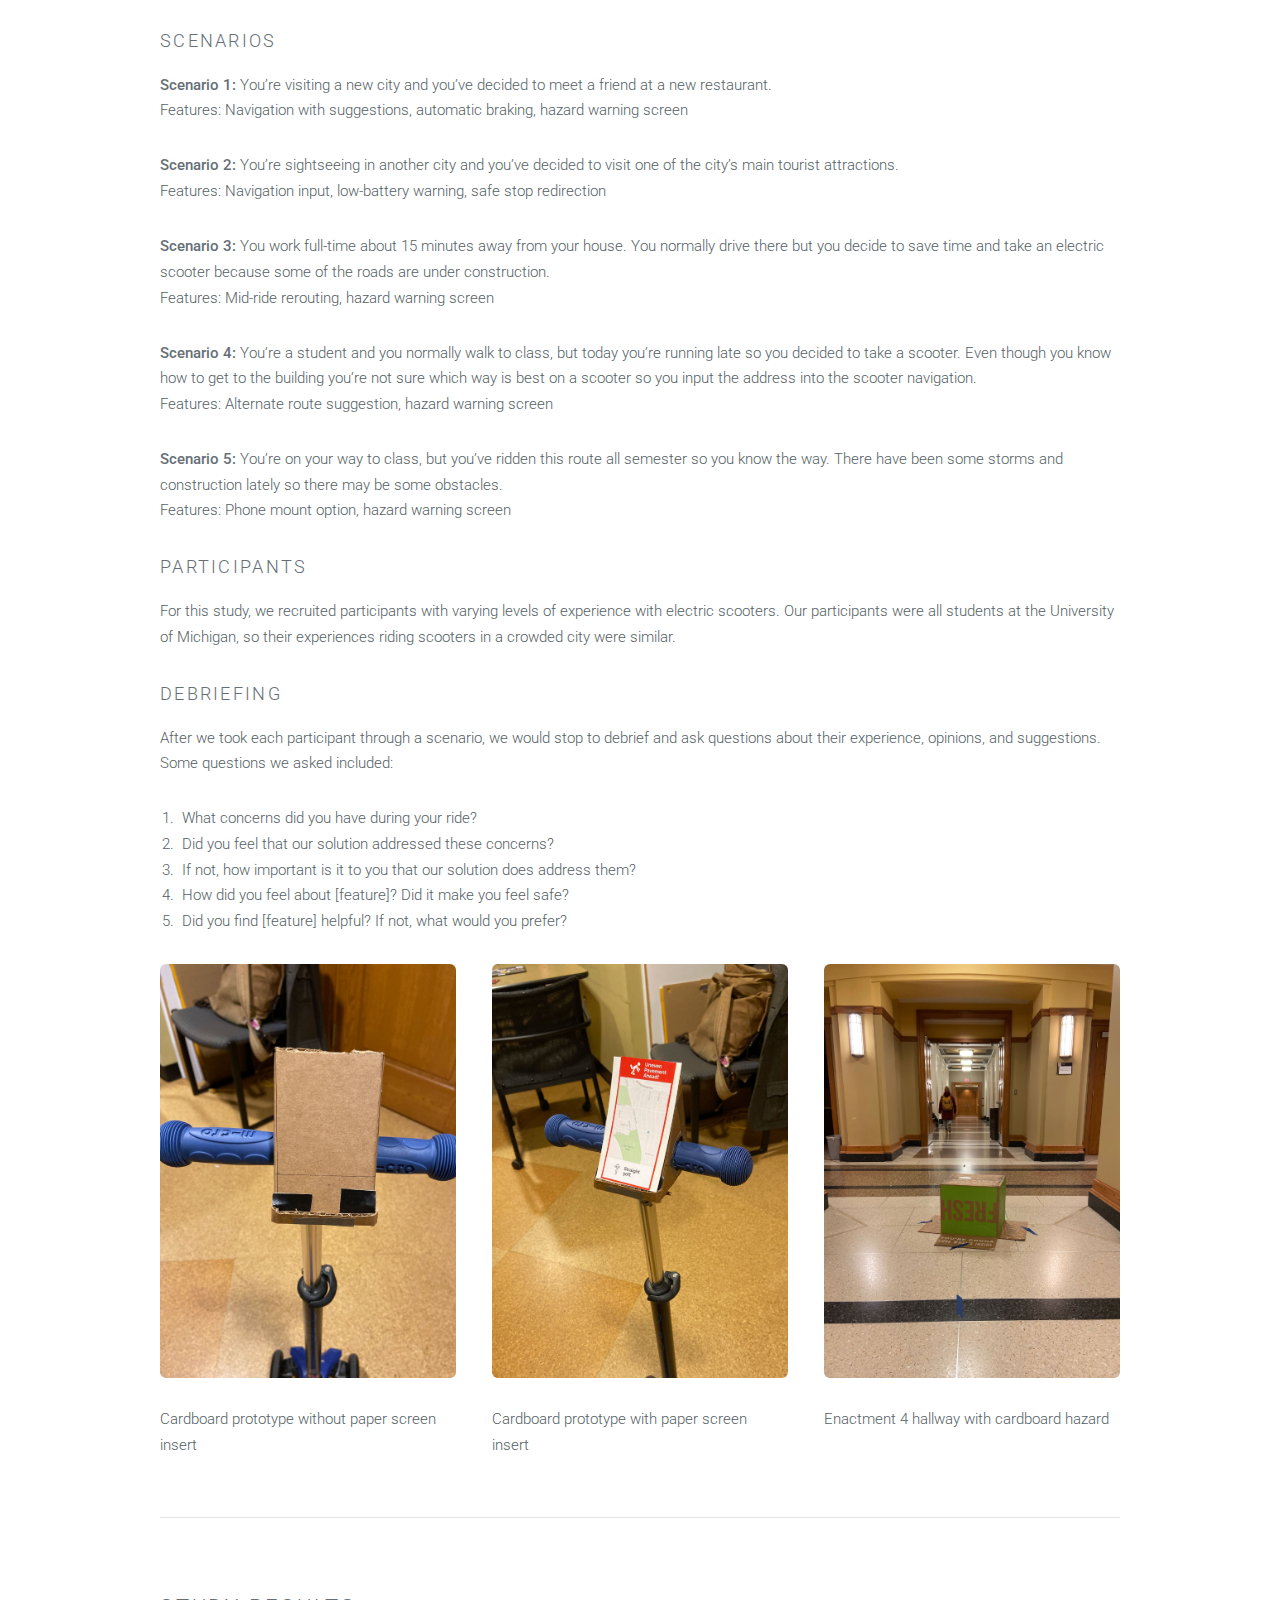
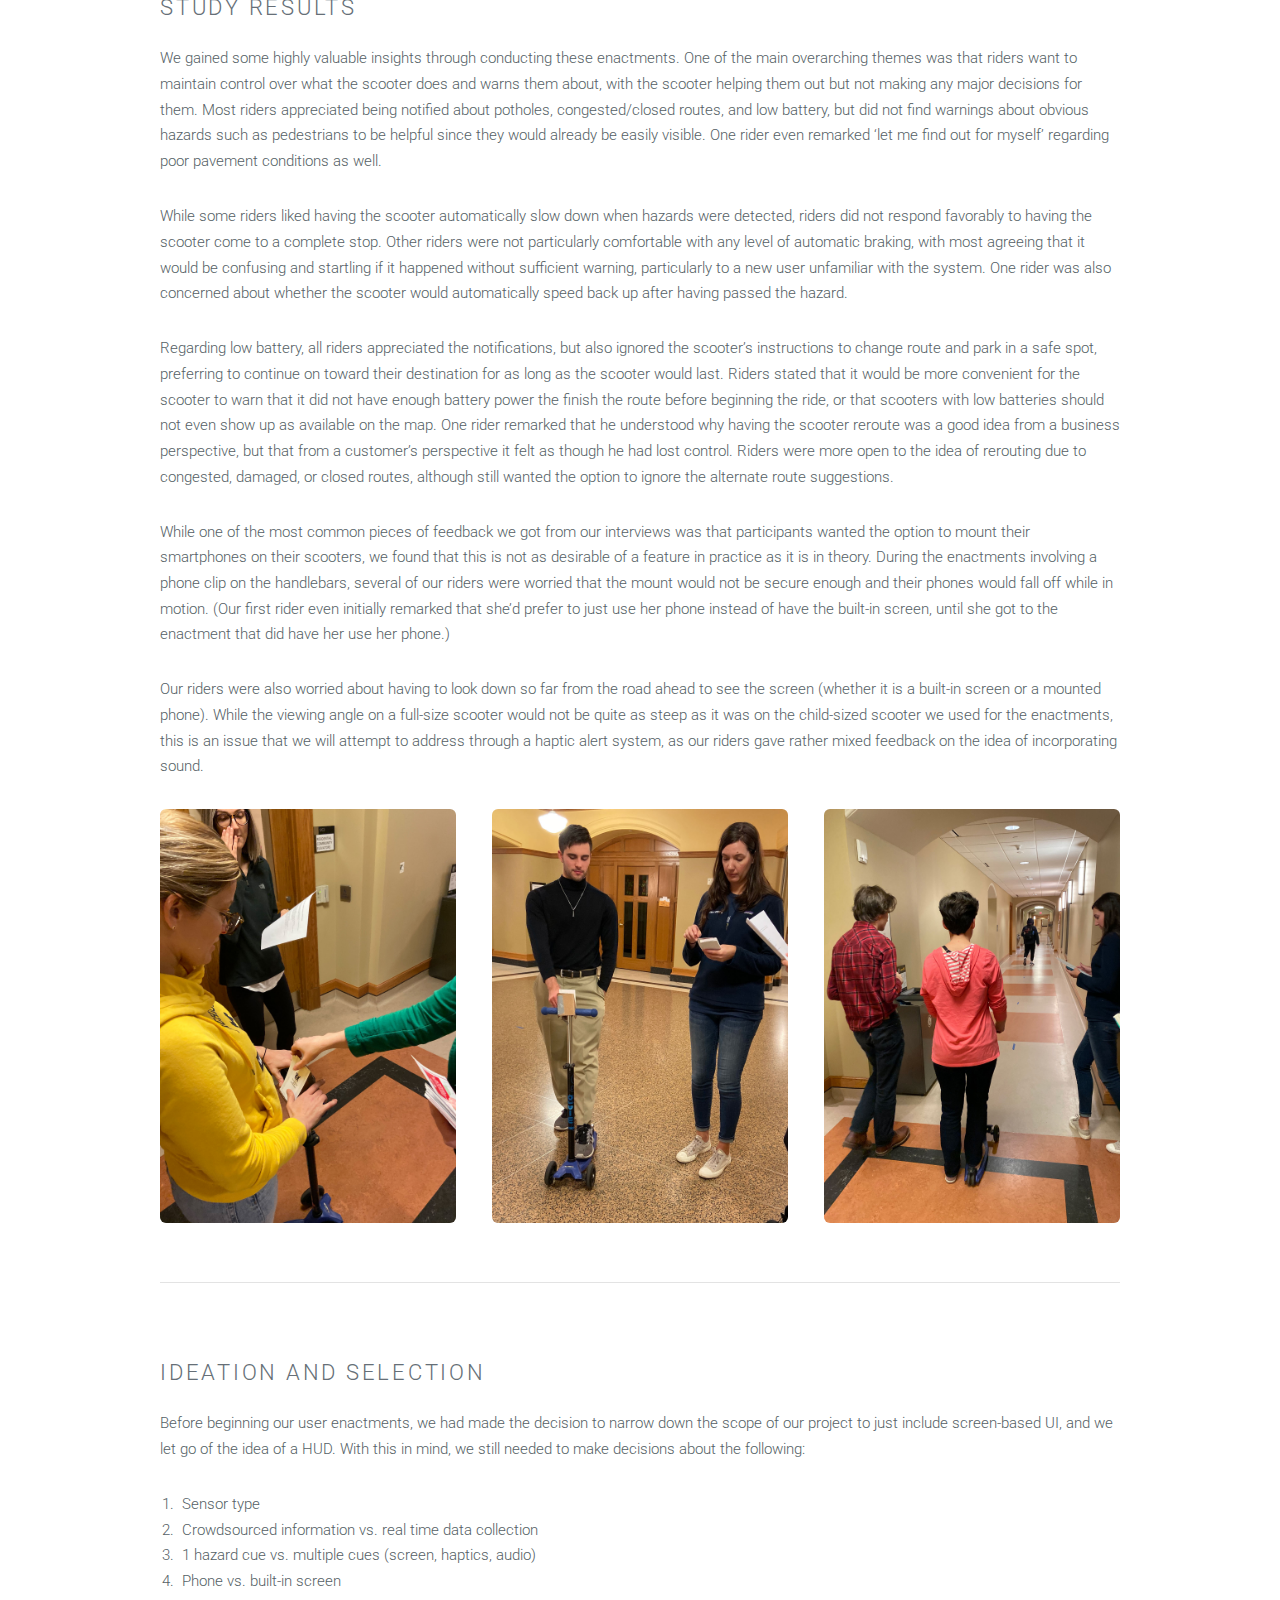
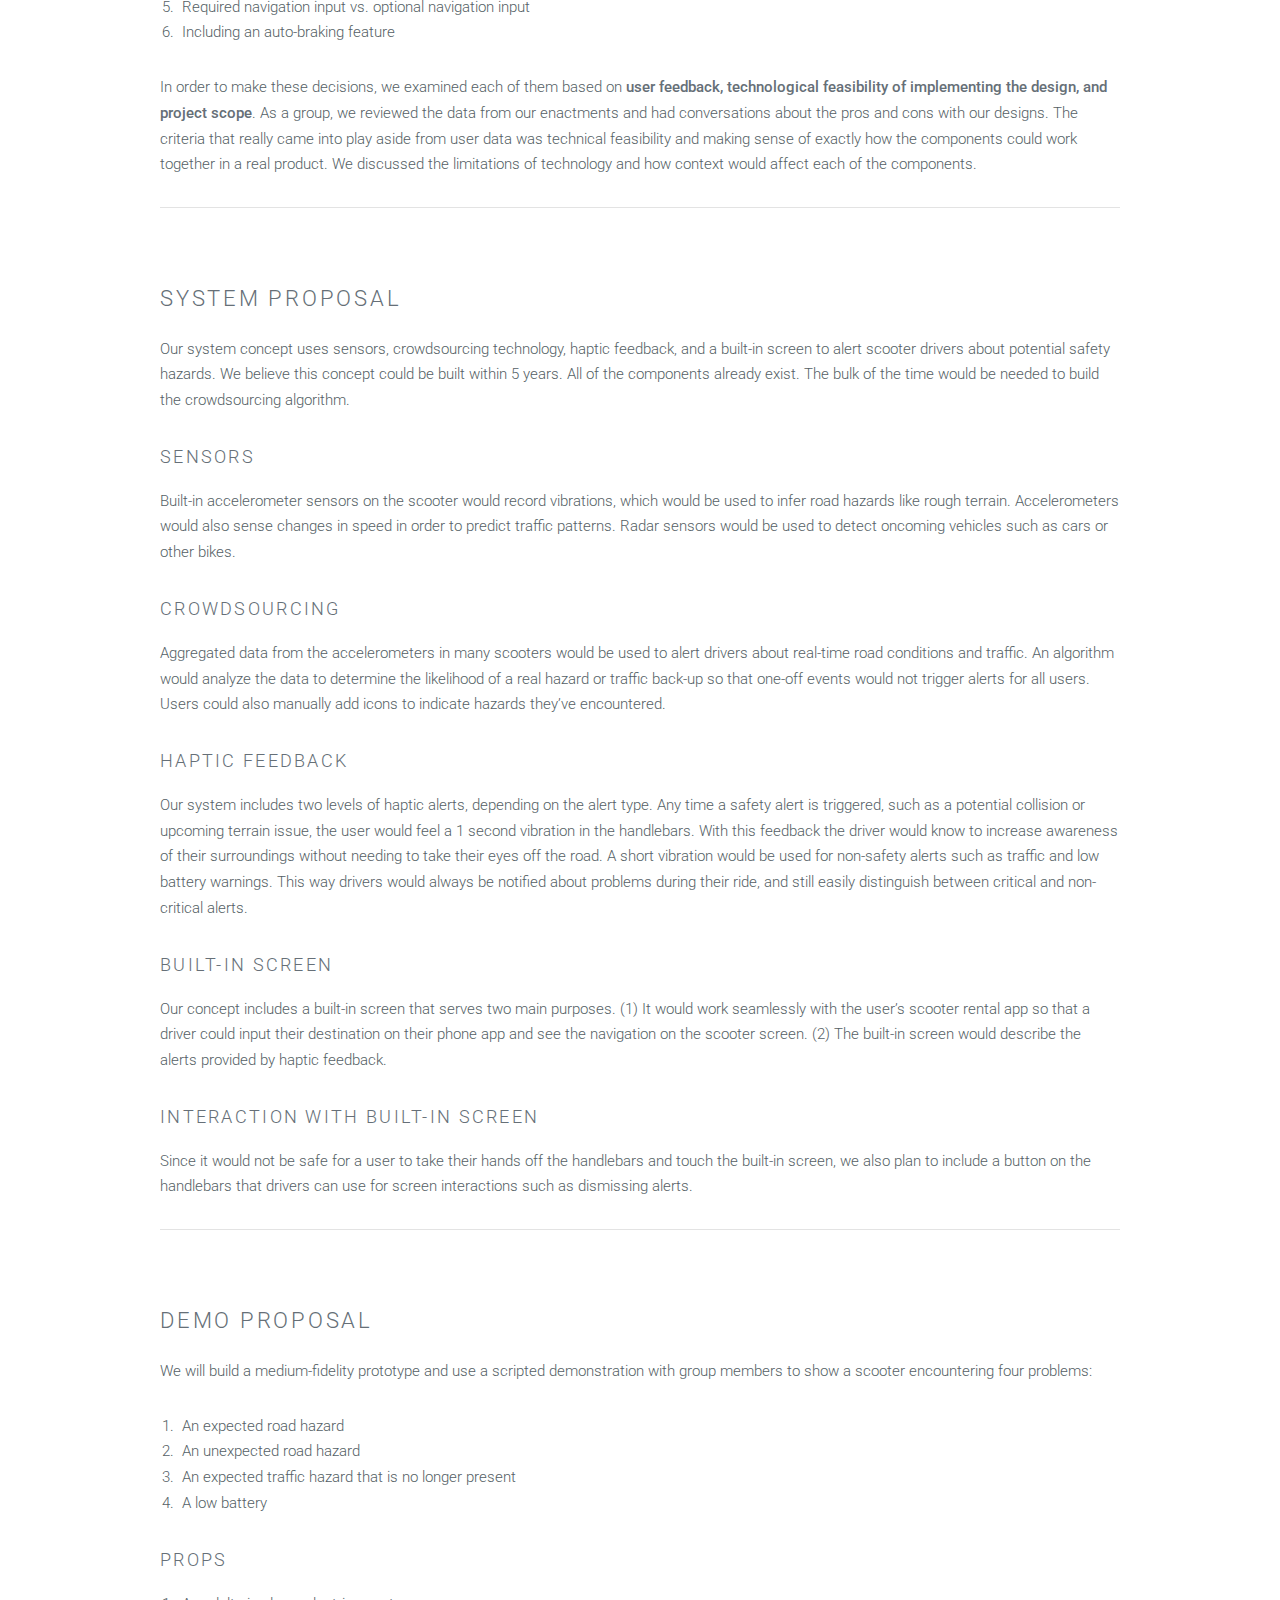
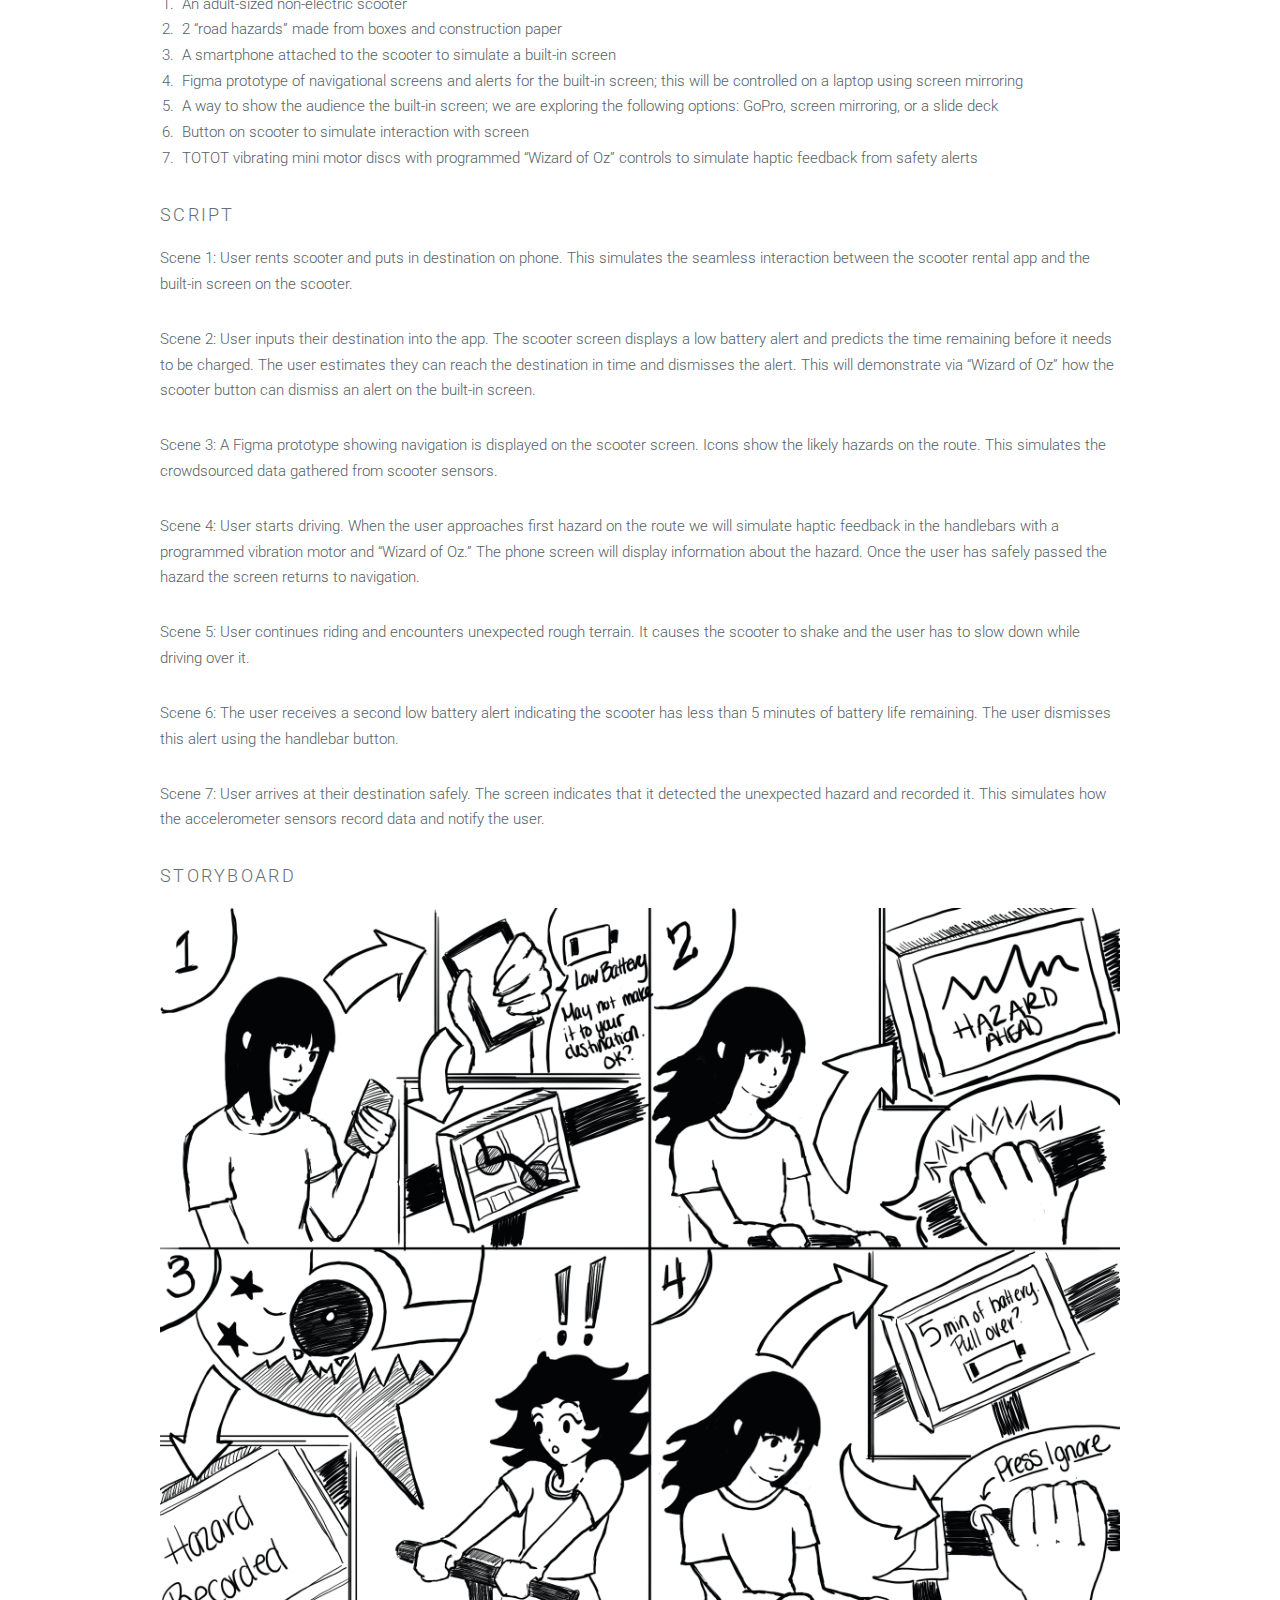
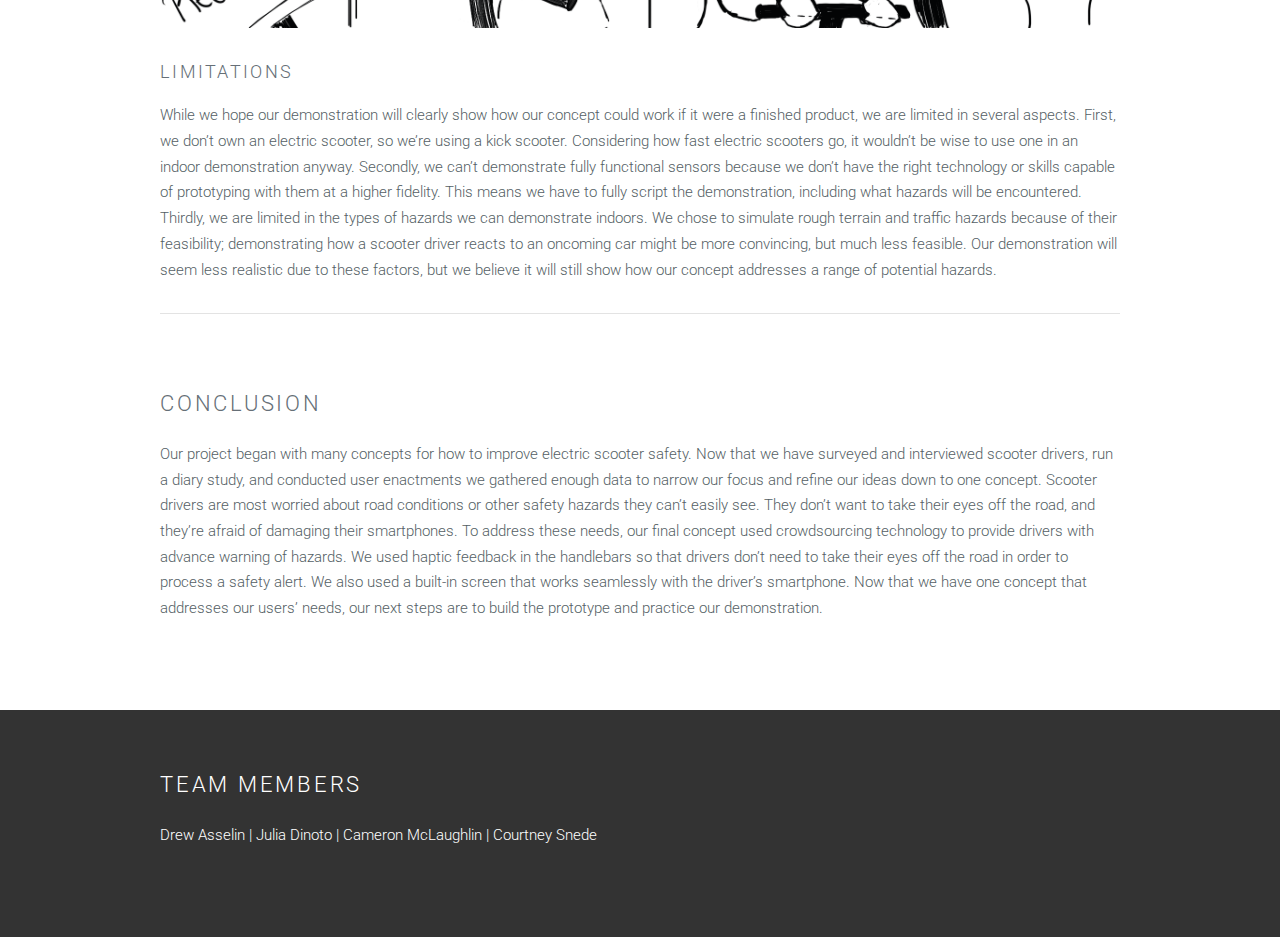
<file: milestone3.html>
<!DOCTYPE HTML>
<!--
	Ion by TEMPLATED
	templated.co @templatedco
	Released for free under the Creative Commons Attribution 3.0 license (templated.co/license)
-->
<html lang="en">
	<head>
		<title>Team Scoot Scoot - Milestone 3</title>
		<meta http-equiv="content-type" content="text/html; charset=utf-8" />
		<meta name="description" content="" />
		<meta name="keywords" content="" />
		<!--[if lte IE 8]><script src="js/html5shiv.js"></script><![endif]-->
		<script src="js/jquery.min.js"></script>
		<script src="js/skel.min.js"></script>
		<script src="js/skel-layers.min.js"></script>
		<script src="js/init.js"></script>
		<noscript>
			<link rel="stylesheet" href="css/skel.css" />
			<link rel="stylesheet" href="css/style.css" />
			<link rel="stylesheet" href="css/style-xlarge.css" />
		</noscript>
	</head>
	<body id="top">

		<!-- Header -->
		<header id="header" class="skel-layers-fixed">
			<p><a href="index.html">Team Scoot Scoot</a></p>
			<nav id="nav">
				<ul>
					<li><a href="index.html">Home</a></li>
					<li><a href="milestone1.html">Milestone 1</a></li>
					<li><a href="milestone2.html">Milestone 2</a></li>
					<li><a href="milestone3.html"  class="current">Milestone 3</a></li>
					<li><a href="milestone4.html">Milestone 4</a></li>
				</ul>
			</nav>
		</header>

		<!-- Main -->
			<section id="main" class="wrapper style1">
				<header class="major">
					<h1>Milestone 3</h1>
					<p>Experience Prototyping Results and Demo Plans</p>
				</header>
				<div class="container">
					<section>
						<a href="#" class="image fit"><img src="images/tipped-scooter.jpg" alt="" /></a>
						<h2>Introduction</h2>
						<p>At the end of Milestone 2, we were able to narrow down the scope of our project to improve the safety of e-scooters through the addition of screen-based UI and sensors. Although we liked the idea of a heads up display (HUD), our population surprisingly liked the simplicity of incorporating something they already have with them instead of needing to rent or share new parts. </p>
						<p>With this in mind, we proposed three solutions that focused on different ways to present hazard alerts to riders. We still had an idea for a HUD design, but with the project scope in mind, we decided to focus only on screen-based UI for Milestone 3.</p>
					</section>
					<hr class="major" />
					<section>
						<h2>Study Design</h2>
						<h3>Overview</h3>
						<p>Our user enactments took place in the North Quadrangle basement floor. We set up the course outline using tape and used cardboard boxes to represent hazards in the road. We recruited four participants from our social networks (both experienced and novice at riding electric scooters) to enact five scenarios. After we took each participant through a scenario, we would stop to debrief and ask questions about their experience, opinions, and suggestions. </p>
						<p>To design the scenarios for our study, we focused on the intersection of three variables: </p>
						<p><b>Level of Automation:</b> How much the technology “does the work” for the rider and what agency it exhibits in decision-making for the rider <br>
						Scale: new/experienced/deviation </p>
						<p><b>Experience level:</b> How perficient at riding an electric scooter is the rider and in what context  <br>
							Scale: new/experienced/deviation</p>
						<p><b>Riding Situation:</b> In what context the electric scooter ride is occuring <br>
							Scale: tourist/work or school</p>
						<p>We chose these dimensions based on our findings from our survey, interviews, and diary study as we felt they represent most use cases in our target demographic. </p>
						<h3>Research Questions</h3>
						<p>Through our scenarios, we set out to answer four main research questions:</p>
						<ol>
							<li>What are the moment-to-moment concerns of riders during their rides? </li>
							<li>How do riders react in the moment to hazards or hazardous situations?</li>
							<li>How do rider’s actions/reactions differ between new, expert, and deviation scenarios?</li>
							<li>How much do riders rely on navigation applications and how does that differ between experience levels and use scenarios?</li>
						</ol>
						<p>We hypothesized that riders would prefer using their phone versus an embedded screen in most cases, but particularly in cases where navigation is a priority (likely new, deviation, and tourist scenarios). We also predicted that new riders would be more accepting of interruptions via automation (e.g. automatic braking or navigation rerouting) when paired with informative alerts letting them know why. And although we want to design a solution that provides riders with automated safety features, we thought that experienced riders will be less accepting of interruptions and automation even when paired with alerts and informative text.</p>
						<h3>Setup</h3>
						<img src="images/enactment-map.png" class="image fit" alt="map of north quad showing where each enactment took place" />
						<p>For our study, we used the North Quadrangle basement floor to construct a rough obstacle course for riders in order to simulate a sidewalk ride with hazards such as potholes and curbs. We provided a manual scooter with a prototype built-in screen and phone holder. One team member acted as the “scooter” in cases where automation was involved.</p>
						<p><b>Materials:</b> manual children’s scooter, paper prototype screens designed on Sketch, cardboard screen holder, cardboard boxes, construction paper, painter’s tape</p>
						<p><b>Course:</b> North Quadrangle basement level, starting and ending at the Student Lounge</p>
						<p><b>Team member roles:</b> facilitator, notetaker, scooter controller, photographer/videographer</p>
						<h3>Scenarios</h3>
						<p><b>Scenario 1:</b> You’re visiting a new city and you’ve decided to meet a friend at a new restaurant. <br>
						Features: Navigation with suggestions, automatic braking, hazard warning screen
						</p>
						<p><b>Scenario 2:</b> You’re sightseeing in another city and you’ve decided to visit one of the city’s main tourist attractions. <br>
						Features: Navigation input, low-battery warning, safe stop redirection
						</p>
						<p><b>Scenario 3:</b> You work full-time about 15 minutes away from your house. You normally drive there but you decide to save time and take an electric scooter because some of the roads are under construction. <br>
						Features: Mid-ride rerouting, hazard warning screen
						</p>
						<p><b>Scenario 4:</b> You’re a student and you normally walk to class, but today you’re running late so you decided to take a scooter. Even though you know how to get to the building you’re not sure which way is best on a scooter so you input the address into the scooter navigation. <br>
						Features: Alternate route suggestion, hazard warning screen
						</p>
						<p><b>Scenario 5:</b> You’re on your way to class, but you’ve ridden this route all semester so you know the way. There have been some storms and construction lately so there may be some obstacles. <br>
						Features: Phone mount option, hazard warning screen
					</p>
					<h3>Participants</h3>
					<p>For this study, we recruited participants with varying levels of experience with electric scooters. Our participants were all students at the University of Michigan, so their experiences riding scooters in a crowded city were similar. </p>
					<h3>Debriefing</h3>
					<p>After we took each participant through a scenario, we would stop to debrief and ask questions about their experience, opinions, and suggestions. Some questions we asked included:</p>
					<ol>
						<li>What concerns did you have during your ride?</li>
						<li>Did you feel that our solution addressed these concerns?</li>
						<li>If not, how important is it to you that our solution does address them?</li>
						<li>How did you feel about [feature]? Did it make you feel safe?</li>
						<li>Did you find [feature] helpful? If not, what would you prefer?</li>
					</ol>
					<div class="container">
						<div class="row">
							<div class="4u">
								<section>
							<img src="images/enactment1.jpg" class="image fit" alt="storyboard of riding a scooter that details features of the ride" />
							<p>Cardboard prototype without paper screen insert</p>
								</section>
							</div>
							<div class="4u">
								<section>
							<img src="images/enactment2.jpg" class="image fit" alt="storyboard of riding a scooter that details features of the ride" />
							<p>Cardboard prototype with paper screen insert</p>
								</section>
							</div>
							<div class="4u">
								<section>
							<img src="images/enactment5.jpg" class="image fit" alt="storyboard of riding a scooter that details features of the ride" />
							<p>Enactment 4 hallway with cardboard hazard</p>
								</section>
							</div>
						</div>
					</div>
					<hr class="major" />
					<section>
						<h2>Study Results</h2>
						<p>We gained some highly valuable insights through conducting these enactments. One of the main overarching themes was that riders want to maintain control over what the scooter does and warns them about, with the scooter helping them out but not making any major decisions for them. Most riders appreciated being notified about potholes, congested/closed routes, and low battery, but did not find warnings about obvious hazards such as pedestrians to be helpful since they would already be easily visible. One rider even remarked ‘let me find out for myself’ regarding poor pavement conditions as well. </p>
						<p>While some riders liked having the scooter automatically slow down when hazards were detected, riders did not respond favorably to having the scooter come to a complete stop. Other riders were not particularly comfortable with any level of automatic braking, with most agreeing that it would be confusing and startling if it happened without sufficient warning, particularly to a new user unfamiliar with the system. One rider was also concerned about whether the scooter would automatically speed back up after having passed the hazard.</p>
						<p>Regarding low battery, all riders appreciated the notifications, but also ignored the scooter’s instructions to change route and park in a safe spot, preferring to continue on toward their destination for as long as the scooter would last. Riders stated that it would be more convenient for the scooter to warn that it did not have enough battery power the finish the route before beginning the ride, or that scooters with low batteries should not even show up as available on the map. One rider remarked that he understood why having the scooter reroute was a good idea from a business perspective, but that from a customer’s perspective it felt as though he had lost control. Riders were more open to the idea of rerouting due to congested, damaged, or closed routes, although still wanted the option to ignore the alternate route suggestions.</p>
						<p>While one of the most common pieces of feedback we got from our interviews was that participants wanted the option to mount their smartphones on their scooters, we found that this is not as desirable of a feature in practice as it is in theory. During the enactments involving a phone clip on the handlebars, several of our riders were worried that the mount would not be secure enough and their phones would fall off while in motion. (Our first rider even initially remarked that she’d prefer to just use her phone instead of have the built-in screen, until she got to the enactment that did have her use her phone.) </p>
						<p>Our riders were also worried about having to look down so far from the road ahead to see the screen (whether it is a built-in screen or a mounted phone). While the viewing angle on a full-size scooter would not be quite as steep as it was on the child-sized scooter we used for the enactments, this is an issue that we will attempt to address through a haptic alert system, as our riders gave rather mixed feedback on the idea of incorporating sound.</p>
						<div class="container">
							<div class="row">
								<div class="4u">
									<section>
								<img src="images/enactment3.jpg" class="image fit" alt="storyboard of riding a scooter that details features of the ride" />
									</section>
								</div>
								<div class="4u">
									<section>
								<img src="images/enactment4.jpg" class="image fit" alt="storyboard of riding a scooter that details features of the ride" />
									</section>
								</div>
								<div class="4u">
									<section>
								<img src="images/enactment6.jpg" class="image fit" alt="storyboard of riding a scooter that details features of the ride" />
									</section>
								</div>
							</div>
						</div>
						</section>
					</section>
					<hr class="major" />
					<section>
						<h2>Ideation and Selection</h2>
						<p>Before beginning our user enactments, we had made the decision to narrow down the scope of our project to just include screen-based UI, and we let go of the idea of a HUD. With this in mind, we still needed to make decisions about the following:</p>
						<ol>
							<li>Sensor type</li>
							<li>Crowdsourced information vs. real time data collection</li>
							<li>1 hazard cue vs. multiple cues (screen, haptics, audio)</li>
							<li>Phone vs. built-in screen</li>
							<li>Required navigation input vs. optional navigation input</li>
							<li>Including an auto-braking feature</li>
						</ol>
						<p>In order to make these decisions, we examined each of them based on <b>user feedback, technological feasibility of implementing the design, and project scope</b>. As a group, we reviewed the data from our enactments and had conversations about the pros and cons with our designs. The criteria that really came into play aside from user data was technical feasibility and making sense of exactly how the components could work together in a real product. We discussed the limitations of technology and how context would affect each of the components. </p>
					</section>
					<hr class="major" />
					<section>
						<h2>System Proposal</h2>
						<p>Our system concept uses sensors, crowdsourcing technology, haptic feedback, and a built-in screen to alert scooter drivers about potential safety hazards. We believe this concept could be built within 5 years. All of the components already exist. The bulk of the time would be needed to build the crowdsourcing algorithm.</p>
						<h3>Sensors</h3>
						<p>Built-in accelerometer sensors on the scooter would record vibrations, which would be used to infer road hazards like rough terrain. Accelerometers would also sense changes in speed in order to predict traffic patterns. Radar sensors would be used to detect oncoming vehicles such as cars or other bikes.</p>
						<h3>Crowdsourcing</h3>
						<p>Aggregated data from the accelerometers in many scooters would be used to alert drivers about real-time road conditions and traffic. An algorithm would analyze the data to determine the likelihood of a real hazard or traffic back-up so that one-off events would not trigger alerts for all users. Users could also manually add icons to indicate hazards they’ve encountered.</p>
						<h3>Haptic Feedback</h3>
						<p>Our system includes two levels of haptic alerts, depending on the alert type. Any time a safety alert is triggered, such as a potential collision or upcoming terrain issue, the user would feel a 1 second vibration in the handlebars. With this feedback the driver would know to increase awareness of their surroundings without needing to take their eyes off the road. A short vibration would be used for non-safety alerts such as traffic and low battery warnings. This way drivers would always be notified about problems during their ride, and still easily distinguish between critical and non-critical alerts.</p>
						<h3>Built-in Screen</h3>
						<p>Our concept includes a built-in screen that serves two main purposes. (1) It would work seamlessly with the user’s scooter rental app so that a driver could input their destination on their phone app and see the navigation on the scooter screen. (2) The built-in screen would describe the alerts provided by haptic feedback. </p>
						<h3>Interaction with built-in screen</h3>
						<p>Since it would not be safe for a user to take their hands off the handlebars and touch the built-in screen, we also plan to include a button on the handlebars that drivers can use for screen interactions such as dismissing alerts.</p>
					</section>
					<hr class="major" />
					<section>
						<h2>Demo Proposal</h2>
						<p>We will build a medium-fidelity prototype and use a scripted demonstration with group members to show a scooter encountering four problems: </p>
						<ol>
							<li>An expected road hazard</li>
							<li>An unexpected road hazard</li>
							<li>An expected traffic hazard that is no longer present</li>
							<li>A low battery</li>
						</ol>
						<h3>Props</h3>
						<ol>
							<li>An adult-sized non-electric scooter</li>
							<li>2 “road hazards” made from boxes and construction paper</li>
							<li>A smartphone attached to the scooter to simulate a built-in screen</li>
							<li>Figma prototype of navigational screens and alerts for the built-in screen; this will be controlled on a laptop using screen mirroring</li>
							<li>A way to show the audience the built-in screen; we are exploring the following options: GoPro, screen mirroring, or a slide deck</li>
							<li>Button on scooter to simulate interaction with screen</li>
							<li>TOTOT vibrating mini motor discs with programmed “Wizard of Oz” controls to simulate haptic feedback from safety alerts</li>
						</ol>
						<h3>Script</h3>
						<p>Scene 1: User rents scooter and puts in destination on phone. This simulates the seamless interaction between the scooter rental app and the built-in screen on the scooter.</p>
						<p>Scene 2: User inputs their destination into the app. The scooter screen displays a low battery alert and predicts the time remaining before it needs to be charged. The user estimates they can reach the destination in time and dismisses the alert. This will demonstrate via “Wizard of Oz” how the scooter button can dismiss an alert on the built-in screen. </p>
						<p>Scene 3: A Figma prototype showing navigation is displayed on the scooter screen. Icons show the likely hazards on the route. This simulates the crowdsourced data gathered from scooter sensors.</p>
						<p>Scene 4: User starts driving. When the user approaches first hazard on the route we will simulate haptic feedback in the handlebars with a programmed vibration motor and “Wizard of Oz.” The phone screen will display information about the hazard. Once the user has safely passed the hazard the screen returns to navigation.</p>
						<p>Scene 5: User continues riding and encounters unexpected rough terrain. It causes the scooter to shake and the user has to slow down while driving over it. </p>
						<p>Scene 6: The user receives a second low battery alert indicating the scooter has less than 5 minutes of battery life remaining. The user dismisses this alert using the handlebar button.</p>
						<p>Scene 7: User arrives at their destination safely. The screen indicates that it detected the unexpected hazard and recorded it. This simulates how the accelerometer sensors record data and notify the user.</p>
						<h3>Storyboard</h3>
						<img src="images/milestone3-storyboard.png" class="image fit" alt="storyboard of riding a scooter that details features of the ride" />
						<h3>Limitations</h3>
						<p>While we hope our demonstration will clearly show how our concept could work if it were a finished product, we are limited in several aspects. First, we don’t own an electric scooter, so we’re using a kick scooter. Considering how fast electric scooters go, it wouldn’t be wise to use one in an indoor demonstration anyway. Secondly, we can’t demonstrate fully functional sensors because we don’t have the right technology or skills capable of prototyping with them at a higher fidelity. This means we have to fully script the demonstration, including what hazards will be encountered. Thirdly, we are limited in the types of hazards we can demonstrate indoors. We chose to simulate rough terrain and traffic hazards because of their feasibility; demonstrating how a scooter driver reacts to an oncoming car might be more convincing, but much less feasible. Our demonstration will seem less realistic due to these factors, but we believe it will still show how our concept addresses a range of potential hazards.</p>
					</section>
					<hr class="major" />
					<section>
						<h2>Conclusion</h2>
						<p>Our project began with many concepts for how to improve electric scooter safety. Now that we have surveyed and interviewed scooter drivers, run a diary study, and conducted user enactments we gathered enough data to narrow our focus and refine our ideas down to one concept. Scooter drivers are most worried about road conditions or other safety hazards they can’t easily see. They don’t want to take their eyes off the road, and they’re afraid of damaging their smartphones. To address these needs, our final concept used crowdsourcing technology to provide drivers with advance warning of hazards. We used haptic feedback in the handlebars so that drivers don’t need to take their eyes off the road in order to process a safety alert. We also used a built-in screen that works seamlessly with the driver’s smartphone. Now that we have one concept that addresses our users’ needs, our next steps are to build the prototype and practice our demonstration.</p>
					</section>

				</div>
			</section>

		<!-- Footer -->
			<footer id="footer">
				<div class="container">
					<div class="6u">
						<h2>Team Members</h2>
						<p>Drew Asselin  |  Julia Dinoto  |  Cameron McLaughlin  |  Courtney Snede</p>
				</div>
			</footer>

	</body>
</html>
</file>
<file: css/style-xlarge.css>
/*
	Ion by TEMPLATED
	templated.co @templatedco
	Released for free under the Creative Commons Attribution 3.0 license (templated.co/license)
*/

/* Basic */

	body, input, select, textarea {
		font-size: 12pt;
	}

/* Banner */

	#banner {
		padding: 9em 0;
	}
</file>
<file: css/skel.css>
/* Resets (http://meyerweb.com/eric/tools/css/reset/ | v2.0 | 20110126 | License: none (public domain)) */

	html,body,div,span,applet,object,iframe,h1,h2,h3,h4,h5,h6,p,blockquote,pre,a,abbr,acronym,address,big,cite,code,del,dfn,em,img,ins,kbd,q,s,samp,small,strike,strong,sub,sup,tt,var,b,u,i,center,dl,dt,dd,ol,ul,li,fieldset,form,label,legend,table,caption,tbody,tfoot,thead,tr,th,td,article,aside,canvas,details,embed,figure,figcaption,footer,header,hgroup,menu,nav,output,ruby,section,summary,time,mark,audio,video{margin:0;padding:0;border:0;font-size:100%;font:inherit;vertical-align:baseline;}article,aside,details,figcaption,figure,footer,header,hgroup,menu,nav,section{display:block;}body{line-height:1;}ol,ul{list-style:none;}blockquote,q{quotes:none;}blockquote:before,blockquote:after,q:before,q:after{content:'';content:none;}table{border-collapse:collapse;border-spacing:0;}body{-webkit-text-size-adjust:none}

/* Box Model */

	*, *:before, *:after {
		-moz-box-sizing: border-box;
		-webkit-box-sizing: border-box;
		box-sizing: border-box;
	}

/* Container */

	body {
		/* min-width: (containers) */
		min-width: 1200px;
	}

	.container {
		margin-left: auto;
		margin-right: auto;
		
		/* width: (containers) */
		width: 1200px;
	}

	/* Modifiers */
	
		.container.small {
			/* width: (containers) * 0.75; */
			width: 900px;
		}

		.container.big {
			width: 100%;

			/* max-width: (containers) * 1.25; */
			max-width: 1500px;

			/* min-width: (containers); */
			min-width: 1200px;
		}

/* Grid */

	.\31 2u { width: 100% }
	.\31 1u { width: 91.6666666667% }
	.\31 0u { width: 83.3333333333% }
	.\39 u { width: 75% }
	.\38 u { width: 66.6666666667% }
	.\37 u { width: 58.3333333333% }
	.\36 u { width: 50% }
	.\35 u { width: 41.6666666667% }
	.\34 u { width: 33.3333333333% }
	.\33 u { width: 25% }
	.\32 u { width: 16.6666666667% }
	.\31 u { width: 8.3333333333% }
	.\-11u { margin-left: 91.6666666667% }
	.\-10u { margin-left: 83.3333333333% }
	.\-9u { margin-left: 75% }
	.\-8u { margin-left: 66.6666666667% }
	.\-7u { margin-left: 58.3333333333% }
	.\-6u { margin-left: 50% }
	.\-5u { margin-left: 41.6666666667% }
	.\-4u { margin-left: 33.3333333333% }
	.\-3u { margin-left: 25% }
	.\-2u { margin-left: 16.6666666667% }
	.\-1u { margin-left: 8.3333333333% }

	/* Rows */

		.row > * {
			float: left;
		}

		.row:after {
			content: '';
			display: block;
			clear: both;
			height: 0;
		}

		.row:first-child > * {
			padding-top: 0 !important;
		}

		.row.uniform > * > :first-child {
			margin-top: 0;
		}

		.row.uniform > * > :last-child {
			margin-bottom: 0;
		}

		/* Normal */

			.row > * {
				/* padding-left: (gutters.vertical) */
				padding-left: 4em;
			}

			.row + .row > * {
				/* padding: (gutters.horizontal) 0 0 (gutters.vertical) */
				padding: 0 0 0 4em;
			}

			.row {
				/* margin-left: -(gutters.vertical) */
				margin-left: -4em;
			}

			.row + .row.uniform > * {
				/* padding: (gutters.vertical) 0 0 (gutters.vertical) */
				padding: 4em 0 0 4em;
			}

		/* Flush */

			.row.flush > * {
				padding-left: 0;
			}

			.row + .row.flush > * {
				padding: 0;
			}

			.row.flush {
				margin-left: 0;
			}

			.row + .row.uniform.flush > * {
				padding: 0;
			}

		/* Quarter */

			.row.quarter > * {
				/* padding-left: (gutters.vertical * 0.25) */
				padding-left: 1em;
			}

			.row + .row.quarter > * {
				/* padding: (gutters.horizontal * 0.25) 0 0 (gutters.vertical * 0.25) */
				padding: 0 0 0 1em;
			}

			.row.quarter {
				/* margin-left: -(gutters.vertical * 0.25) */
				margin-left: -1em;
			}

			.row + .row.uniform.quarter > * {
				/* padding: (gutters.vertical * 0.25) 0 0 (gutters.vertical * 0.25) */
				padding: 1em 0 0 1em;
			}

		/* Half */

			.row.half > * {
				/* padding-left: (gutters.vertical * 0.5) */
				padding-left: 2em;
			}

			.row + .row.half > * {
				/* padding: (gutters.horizontal * 0.5) 0 0 (gutters.vertical * 0.5) */
				padding: 0 0 0 2em;
			}

			.row.half {
				/* margin-left: -(gutters.vertical * 0.5) */
				margin-left: -2em;
			}

			.row + .row.uniform.half > * {
				/* padding: (gutters.vertical * 0.5) 0 0 (gutters.vertical * 0.5) */
				padding: 2em 0 0 2em;
			}

		/* One and (a) Half */

			.row.oneandhalf > * {
				/* padding-left: (gutters.vertical * 1.5) */
				padding-left: 6em;
			}

			.row + .row.oneandhalf > * {
				/* padding: (gutters.horizontal * 1.5) 0 0 (gutters.vertical * 1.5) */
				padding: 0 0 0 6em;
			}

			.row.oneandhalf {
				/* margin-left: -(gutters.vertical * 1.5) */
				margin-left: -6em;
			}

			.row + .row.uniform.oneandhalf > * {
				/* padding: (gutters.vertical * 1.5) 0 0 (gutters.vertical * 1.5) */
				padding: 6em 0 0 6em;
			}

		/* Double */

			.row.double > * {
				/* padding-left: (gutters.vertical * 2) */
				padding-left: 8em;
			}

			.row + .row.double > * {
				/* padding: (gutters.horizontal * 2) 0 0 (gutters.vertical * 2) */
				padding: 0 0 0 8em;
			}

			.row.double {
				/* margin-left: -(gutters.vertical * 2) */
				margin-left: -8em;
			}

			.row + .row.uniform.double > * {
				/* padding: (gutters.vertical * 2) 0 0 (gutters.vertical * 2) */
				padding: 8em 0 0 8em;
			}
</file>
<file: css/style.css>
@charset "UTF-8";
@import url(font-awesome.min.css);
@import url("http://fonts.googleapis.com/css?family=Roboto:500,300");

/*
	Ion by TEMPLATED
	templated.co @templatedco
	Released for free under the Creative Commons Attribution 3.0 license (templated.co/license)
*/

/* Basic */

	body {
		background: #fff;
	}

	body, input, select, textarea {
		color: #555f66;
		font-family: "Roboto", Helvetica, sans-serif;
		font-size: 14pt;
		font-weight: 300;
		line-height: 1.75em;
	}

	a {
		color: #629DD1;
		text-decoration: underline;
	}

		a:hover {
			text-decoration: none;
		}

	strong, b {
		color: #666f77;
		font-weight: 500;
	}

	em, i {
		font-style: italic;
	}

	p {
		margin: 0 0 2em 0;
	}

	h1, h2, h3, h4, h5, h6 {
		color: #666f77;
		font-weight: 300;
		line-height: 1em;
		margin: 0 0 1em 0;
		text-transform: uppercase;
		letter-spacing: 0.125em;
	}

		h1 a, h2 a, h3 a, h4 a, h5 a, h6 a {
			color: inherit;
			text-decoration: none;
		}

	h2 {
		font-size: 1.5em;
		line-height: 1.5em;
	}

	h3 {
		font-size: 1.25em;
		line-height: 1.5em;
	}

	h4 {
		font-size: 1em;
		line-height: 1.5em;
	}

	h5 {
		font-size: 0.9em;
		line-height: 1.5em;
	}

	h6 {
		font-size: 0.7em;
		line-height: 1.5em;
	}

	sub {
		font-size: 0.8em;
		position: relative;
		top: 0.5em;
	}

	sup {
		font-size: 0.8em;
		position: relative;
		top: -0.5em;
	}

	hr {
		border: 0;
		border-bottom: solid 1px rgba(144, 144, 144, 0.25);
		margin: 3em 0;
	}

		hr.major {
			margin: 2em 0 5em 0;
		}

	blockquote {
		border-left: solid 4px rgba(144, 144, 144, 0.25);
		font-style: italic;
		margin: 0 0 2em 0;
		padding: 0.5em 0 0.5em 2em;
	}

	code {
		background: rgba(144, 144, 144, 0.075);
		border-radius: 6px;
		border: solid 1px rgba(144, 144, 144, 0.25);
		font-family: "Courier New", monospace;
		font-size: 0.9em;
		margin: 0 0.25em;
		padding: 0.25em 0.65em;
	}

	pre {
		-webkit-overflow-scrolling: touch;
		font-family: "Courier New", monospace;
		font-size: 0.9em;
		margin: 0 0 2em 0;
		overflow-x: auto;
	}

		pre code {
			display: block;
			line-height: 1.75em;
			padding: 1em 1.5em;
		}

	.align-left {
		text-align: left;
	}

	.align-center {
		text-align: center;
	}

	.align-right {
		text-align: right;
	}

/* Section/Article */

	section.special, article.special {
		text-align: center;
	}

	header p {
		color: #bbb;
		position: relative;
		margin: 0 0 1.5em 0;
	}

	header h2 + p {
		font-size: 1.25em;
		margin-top: -1em;
		line-height: 1.5em;
	}

	header h3 + p {
		font-size: 1.1em;
		margin-top: -0.85em;
		line-height: 1.5em;
	}

	header h4 + p,
	header h5 + p,
	header h6 + p {
		font-size: 0.9em;
		margin-top: -0.75em;
		line-height: 1.5em;
	}

	header.major {
		text-align: center;
		margin: 0 0 4em 0;
	}

		header.major h1 {
			font-size: 2em;
		}

		header.major h1 + p {
			font-size: 1.5em;
			margin: -1em 0 2em 0;
		}

/* Form */

	form {
		margin: 0 0 2em 0;
	}

	label {
		color: #666f77;
		display: block;
		font-size: 0.9em;
		font-weight: 500;
		margin: 0 0 1em 0;
	}

	input[type="text"],
	input[type="password"],
	input[type="email"],
	select,
	textarea {
		-moz-appearance: none;
		-webkit-appearance: none;
		-o-appearance: none;
		-ms-appearance: none;
		appearance: none;
		background: rgba(144, 144, 144, 0.075);
		border-radius: 6px;
		border: none;
		border: solid 1px rgba(144, 144, 144, 0.25);
		color: inherit;
		display: block;
		outline: 0;
		padding: 0 1em;
		text-decoration: none;
		width: 100%;
	}

		input[type="text"]:invalid,
		input[type="password"]:invalid,
		input[type="email"]:invalid,
		select:invalid,
		textarea:invalid {
			box-shadow: none;
		}

		input[type="text"]:focus,
		input[type="password"]:focus,
		input[type="email"]:focus,
		select:focus,
		textarea:focus {
			border-color: #629DD1;
			box-shadow: 0 0 0 1px #629DD1;
		}

	.select-wrapper {
		text-decoration: none;
		display: block;
		position: relative;
	}

		.select-wrapper:before {
			content: "";
			-moz-osx-font-smoothing: grayscale;
			-webkit-font-smoothing: antialiased;
			font-family: FontAwesome;
			font-style: normal;
			font-weight: normal;
			text-transform: none !important;
		}

		.select-wrapper:before {
			color: rgba(144, 144, 144, 0.25);
			display: block;
			height: 2.75em;
			line-height: 2.75em;
			pointer-events: none;
			position: absolute;
			right: 0;
			text-align: center;
			top: 0;
			width: 2.75em;
		}

		.select-wrapper select::-ms-expand {
			display: none;
		}

	input[type="text"],
	input[type="password"],
	input[type="email"],
	select {
		height: 2.75em;
	}

	textarea {
		padding: 0.75em 1em;
	}

	input[type="checkbox"],
	input[type="radio"] {
		-moz-appearance: none;
		-webkit-appearance: none;
		-o-appearance: none;
		-ms-appearance: none;
		appearance: none;
		display: block;
		float: left;
		margin-right: -2em;
		opacity: 0;
		width: 1em;
		z-index: -1;
	}

		input[type="checkbox"] + label,
		input[type="radio"] + label {
			text-decoration: none;
			color: #555f66;
			cursor: pointer;
			display: inline-block;
			font-size: 1em;
			font-weight: 300;
			padding-left: 2.4em;
			padding-right: 0.75em;
			position: relative;
		}

			input[type="checkbox"] + label:before,
			input[type="radio"] + label:before {
				-moz-osx-font-smoothing: grayscale;
				-webkit-font-smoothing: antialiased;
				font-family: FontAwesome;
				font-style: normal;
				font-weight: normal;
				text-transform: none !important;
			}

			input[type="checkbox"] + label:before,
			input[type="radio"] + label:before {
				background: rgba(144, 144, 144, 0.075);
				border-radius: 6px;
				border: solid 1px rgba(144, 144, 144, 0.25);
				content: '';
				display: inline-block;
				height: 1.65em;
				left: 0;
				line-height: 1.58125em;
				position: absolute;
				text-align: center;
				top: 0;
				width: 1.65em;
			}

		input[type="checkbox"]:checked + label:before,
		input[type="radio"]:checked + label:before {
			background: #192024;
			border-color: #192024;
			color: #ffffff;
			content: '\f00c';
		}

		input[type="checkbox"]:focus + label:before,
		input[type="radio"]:focus + label:before {
			border-color: #629DD1;
			box-shadow: 0 0 0 1px #629DD1;
		}

	input[type="checkbox"] + label:before {
		border-radius: 6px;
	}

	input[type="radio"] + label:before {
		border-radius: 100%;
	}

	::-webkit-input-placeholder {
		color: #bbb !important;
		opacity: 1.0;
	}

	:-moz-placeholder {
		color: #bbb !important;
		opacity: 1.0;
	}

	::-moz-placeholder {
		color: #bbb !important;
		opacity: 1.0;
	}

	:-ms-input-placeholder {
		color: #bbb !important;
		opacity: 1.0;
	}

	.formerize-placeholder {
		color: #bbb !important;
		opacity: 1.0;
	}

/* Box */

	.box {
		border-radius: 6px;
		border: solid 1px rgba(144, 144, 144, 0.25);
		margin-bottom: 2em;
		padding: 3em 2em;
	}

		.box > :last-child,
		.box > :last-child > :last-child,
		.box > :last-child > :last-child > :last-child {
			margin-bottom: 0;
		}

		.box.alt {
			border: 0;
			border-radius: 0;
			padding: 0;
		}

/* Icon */

	.icon {
		text-decoration: none;
		border-bottom: none;
		position: relative;
	}

		.icon:before {
			-moz-osx-font-smoothing: grayscale;
			-webkit-font-smoothing: antialiased;
			font-family: FontAwesome;
			font-style: normal;
			font-weight: normal;
			text-transform: none !important;
		}

		.icon > .label {
			display: none;
		}

		.icon.major {
			display: inline-block;
			margin: 0 0 1.25em 0;
			color: #ffffff;
			background: #629DD1;
			width: 3em;
			height: 3em;
			font-size: 2em;
			text-align: center;
			line-height: 3em;
			border-radius: 100%;
			box-shadow: 0 0 0 10px #fff, 0 0 0 11px rgba(144, 144, 144, 0.25);
		}

/* Image */

	.image {
		border-radius: 6px;
		border: 0;
		display: inline-block;
		position: relative;
	}

		.image img {
			border-radius: 6px;
			display: block;
		}

		.image.left {
			float: left;
			padding: 0 1.5em 1em 0;
			top: 0.25em;
		}

		.image.right {
			float: right;
			padding: 0 0 1em 1.5em;
			top: 0.25em;
		}

		.image.fit {
			display: block;
			margin: 0 0 2em 0;
			width: 100%;
		}

			.image.fit img {
				display: block;
				width: 100%;
			}

			.image.half {
				display: inline-block;
				margin: 0 0 2em 0;
				width: 45%;
			}

				.image.half img {
					display: inline-block;
					width: 100%;
				}

/* List */

	ol {
		list-style: decimal;
		margin: 0 0 2em 0;
		padding-left: 1.25em;
	}

		ol li {
			padding-left: 0.25em;
		}

	ul {
		list-style: disc;
		margin: 0 0 2em 0;
		padding-left: 1em;
	}

		ul li {
			padding-left: 0.5em;
		}

		ul.alt {
			list-style: none;
			padding-left: 0;
		}

			ul.alt li {
				border-top: solid 1px rgba(144, 144, 144, 0.25);
				padding: 0.5em 0;
			}

				ul.alt li:first-child {
					border-top: 0;
					padding-top: 0;
				}

		ul.icons {
			cursor: default;
			list-style: none;
			padding-left: 0;
		}

			ul.icons li {
				display: inline-block;
				padding: 0 1.25em 0 0;
			}

				ul.icons li:last-child {
					padding-right: 0;
				}

				ul.icons li .icon:before {
					font-size: 1.5em;
				}

		ul.actions {
			cursor: default;
			list-style: none;
			padding-left: 0;
		}

			ul.actions li {
				display: inline-block;
				padding: 0 1em 0 0;
				vertical-align: middle;
			}

				ul.actions li:last-child {
					padding-right: 0;
				}

			ul.actions.small li {
				padding: 0 0.5em 0 0;
			}

			ul.actions.vertical li {
				display: block;
				padding: 1em 0 0 0;
			}

				ul.actions.vertical li:first-child {
					padding-top: 0;
				}

				ul.actions.vertical li > * {
					margin-bottom: 0;
				}

			ul.actions.vertical.small li {
				padding: 0.5em 0 0 0;
			}

				ul.actions.vertical.small li:first-child {
					padding-top: 0;
				}

			ul.actions.fit {
				display: table;
				margin-left: -1em;
				padding: 0;
				table-layout: fixed;
				width: calc(100% + 1em);
			}

				ul.actions.fit li {
					display: table-cell;
					padding: 0 0 0 1em;
				}

					ul.actions.fit li > * {
						margin-bottom: 0;
					}

				ul.actions.fit.small {
					margin-left: -0.5em;
					width: calc(100% + 0.5em);
				}

					ul.actions.fit.small li {
						padding: 0 0 0 0.5em;
					}

	dl {
		margin: 0 0 2em 0;
	}

/* Table */

	.table-wrapper {
		-webkit-overflow-scrolling: touch;
		overflow-x: auto;
	}

	table {
		margin: 0 0 2em 0;
		width: 100%;
	}

		table tbody tr {
			border: solid 1px rgba(144, 144, 144, 0.25);
			border-left: 0;
			border-right: 0;
		}

			table tbody tr:nth-child(2n + 1) {
				background-color: rgba(144, 144, 144, 0.075);
			}

		table td {
			padding: 0.75em 0.75em;
		}

		table th {
			color: #666f77;
			font-size: 0.9em;
			font-weight: 500;
			padding: 0 0.75em 0.75em 0.75em;
			text-align: left;
		}

		table thead {
			border-bottom: solid 2px rgba(144, 144, 144, 0.25);
		}

		table tfoot {
			border-top: solid 2px rgba(144, 144, 144, 0.25);
		}

		table.alt {
			border-collapse: separate;
		}

			table.alt tbody tr td {
				border: solid 1px rgba(144, 144, 144, 0.25);
				border-left-width: 0;
				border-top-width: 0;
			}

				table.alt tbody tr td:first-child {
					border-left-width: 1px;
				}

			table.alt tbody tr:first-child td {
				border-top-width: 1px;
			}

			table.alt thead {
				border-bottom: 0;
			}

			table.alt tfoot {
				border-top: 0;
			}

/* Button */

	input[type="submit"],
	input[type="reset"],
	input[type="button"],
	.button {
		-moz-appearance: none;
		-webkit-appearance: none;
		-o-appearance: none;
		-ms-appearance: none;
		appearance: none;
		-moz-transition: background-color 0.2s ease-in-out, color 0.2s ease-in-out;
		-webkit-transition: background-color 0.2s ease-in-out, color 0.2s ease-in-out;
		-o-transition: background-color 0.2s ease-in-out, color 0.2s ease-in-out;
		-ms-transition: background-color 0.2s ease-in-out, color 0.2s ease-in-out;
		transition: background-color 0.2s ease-in-out, color 0.2s ease-in-out;
		background-color: #192024;
		border-radius: 6px;
		border: 0;
		color: #ffffff !important;
		cursor: pointer;
		display: inline-block;
		font-weight: 300;
		text-transform: uppercase;
		letter-spacing: 0.125em;
		font-size: 0.9em;
		height: 2.85em;
		line-height: 2.85em;
		padding: 0 1.75em;
		text-align: center;
		text-decoration: none;
		white-space: nowrap;
		text-indent: 0.25em;
	}

		input[type="submit"]:hover,
		input[type="reset"]:hover,
		input[type="button"]:hover,
		.button:hover {
			background-color: #232d33;
		}

		input[type="submit"]:active,
		input[type="reset"]:active,
		input[type="button"]:active,
		.button:active {
			background-color: #0f1315;
		}

		input[type="submit"].icon,
		input[type="reset"].icon,
		input[type="button"].icon,
		.button.icon {
			padding-left: 1.35em;
		}

			input[type="submit"].icon:before,
			input[type="reset"].icon:before,
			input[type="button"].icon:before,
			.button.icon:before {
				margin-right: 0.5em;
			}

		input[type="submit"].fit,
		input[type="reset"].fit,
		input[type="button"].fit,
		.button.fit {
			display: block;
			margin: 0 0 1em 0;
			width: 100%;
		}

		input[type="submit"].small,
		input[type="reset"].small,
		input[type="button"].small,
		.button.small {
			font-size: 0.7em;
		}

		input[type="submit"].big,
		input[type="reset"].big,
		input[type="button"].big,
		.button.big {
			font-size: 1.2em;
			height: 2.65em;
			line-height: 2.65em;
		}

		input[type="submit"].alt,
		input[type="reset"].alt,
		input[type="button"].alt,
		.button.alt {
			background-color: transparent;
			box-shadow: inset 0 0 0 1px rgba(144, 144, 144, 0.25);
			color: #666f77 !important;
		}

			input[type="submit"].alt:hover,
			input[type="reset"].alt:hover,
			input[type="button"].alt:hover,
			.button.alt:hover {
				background-color: rgba(144, 144, 144, 0.075);
			}

			input[type="submit"].alt:active,
			input[type="reset"].alt:active,
			input[type="button"].alt:active,
			.button.alt:active {
				background-color: rgba(144, 144, 144, 0.2);
			}

			input[type="submit"].alt.icon:before,
			input[type="reset"].alt.icon:before,
			input[type="button"].alt.icon:before,
			.button.alt.icon:before {
				color: #bbb;
			}

		input[type="submit"].special,
		input[type="reset"].special,
		input[type="button"].special,
		.button.special {
			background-color: #629DD1;
			color: #ffffff !important;
		}

			input[type="submit"].special:hover,
			input[type="reset"].special:hover,
			input[type="button"].special:hover,
			.button.special:hover {
				background-color: #76a9d7;
			}

			input[type="submit"].special:active,
			input[type="reset"].special:active,
			input[type="button"].special:active,
			.button.special:active {
				background-color: #4e91cb;
			}

		input[type="submit"].disabled, input[type="submit"]:disabled,
		input[type="reset"].disabled,
		input[type="reset"]:disabled,
		input[type="button"].disabled,
		input[type="button"]:disabled,
		.button.disabled,
		.button:disabled {
			background-color: #555f66 !important;
			box-shadow: inset 0 -0.15em 0 0 rgba(0, 0, 0, 0.15);
			color: #fff !important;
			cursor: default;
			opacity: 0.25;
		}

/* Wrapper */

	.wrapper {
		padding: 6em 0 4em 0;
	}

		.wrapper.style1 {
			background: #fff;
			color: #555f66;
		}

		.wrapper.style2 {
			background: #192024;
			color: #c5c7c8;
		}

			.wrapper.style2 h2, .wrapper.style2 h3, .wrapper.style2 h4, .wrapper.style2 h5, .wrapper.style2 h6 {
				color: #ffffff;
			}

			.wrapper.style2 header p {
				color: #a3a5a7;
			}

			.wrapper.style2 .button.alt {
				box-shadow: inset 0 0 0 1px rgba(144, 144, 144, 0.75);
				color: #ffffff !important;
			}

				.wrapper.style2 .button.alt:hover {
					background-color: rgba(144, 144, 144, 0.275);
				}

				.wrapper.style2 .button.alt:active {
					background-color: rgba(144, 144, 144, 0.4);
				}

				.wrapper.style2 .button.alt.icon:before {
					color: #a3a5a7;
				}

/* Header */

	#skel-layers-wrapper {
		padding-top: 3em;
	}

	#header {
		background: #fff;
		color: #555f66;
		cursor: default;
		height: 3em;
		left: 0;
		line-height: 3em;
		position: fixed;
		top: 0;
		width: 100%;
		z-index: 10000;
		box-shadow: 0 0 0.1em 0 rgba(0, 0, 0, 0.25);
	}

		#header p {
			color: #666f77;
			font-weight: 500;
			height: inherit;
			left: 1.25em;
			line-height: inherit;
			margin: 0;
			padding: 0;
			position: absolute;
			top: 0;
			text-transform: uppercase;
			letter-spacing: 0.125em;
		}

			#header p a {
				color:inherit;
				text-decoration: none;
				font-size: 1.25em;
			}

		#header nav {
			height: inherit;
			line-height: inherit;
			position: absolute;
			right: 1.25em;
			top: 0;
			vertical-align: middle;
		}

			#header nav > ul {
				list-style: none;
				margin: 0;
				padding-left: 0;
			}

				#header nav > ul > li {
					border-radius: 6px;
					display: inline-block;
					margin-left: 2em;
					padding-left: 0;
				}

					#header nav > ul > li a {
						-moz-transition: color 0.2s ease-in-out;
						-webkit-transition: color 0.2s ease-in-out;
						-o-transition: color 0.2s ease-in-out;
						-ms-transition: color 0.2s ease-in-out;
						transition: color 0.2s ease-in-out;
						color: #555f66;
						display: inline-block;
						text-decoration: none;
					}

					#header nav > ul > li a.tbd {
						text-decoration: line-through;
					}

					#header nav > ul > li a.current {
						font-size: 1.15em;
						font-weight: 500;
					}
						#header nav > ul > li a:hover {
							color: #629DD1;
						}

					#header nav > ul > li:first-child {
						margin-left: 0;
					}

					#header nav > ul > li .button {
						height: 2.25em;
						line-height: 2.25em;
						margin-bottom: 0;
						padding: 0 1em;
						position: relative;
						top: -0.075em;
						vertical-align: middle;
					}

		#header .container {
			position: relative;
		}

			#header .container h1 {
				left: 0;
			}

			#header .container nav {
				right: 0;
			}

/* Banner */

	#banner {
		background-color: #666666;
		background-image: url("../images/banner.jpg");
		background-size: cover;
		background-position: center center;
		background-repeat: no-repeat;
		color: #d8d8d8;
		padding: 14em 0;
		text-align: center;
		position: relative;
	}

		#banner:before {
			content: '';
			position: absolute;
			left: 0;
			top: 0;
			width: 100%;
			height: 100%;
			background: rgba(64, 72, 80, 0.25);
		}

		#banner .inner {
			position: relative;
			z-index: 1;
		}

			#banner .inner :last-child {
				margin-bottom: 0;
			}

		#banner h2, #banner h3, #banner h4, #banner h5, #banner h6 {
			color: #ffffff;
		}

		#banner .button.alt {
			box-shadow: inset 0 0 0 1px rgba(144, 144, 144, 0.75);
			color: #ffffff !important;
		}

			#banner .button.alt:hover {
				background-color: rgba(144, 144, 144, 0.275);
			}

			#banner .button.alt:active {
				background-color: rgba(144, 144, 144, 0.4);
			}

			#banner .button.alt.icon:before {
				color: #c1c1c1;
			}

		#banner .button {
			min-width: 12em;
		}

		#banner h2 {
			font-size: 3.5em;
			line-height: 1em;
			margin: 0 0 0.5em 0;
			padding: 0;
		}

		#banner p {
			font-size: 1.5em;
			margin-bottom: 2em;
		}

			#banner p a {
				color: #ffffff;
				text-decoration: none;
			}

/* Footer */

	#footer {
		background: #333;
		padding: 4em 0 6em 0;
	}

	#footer h2, #footer p{
		color: white;
	}

		#footer a {
			color: inherit;
		}

		#footer .copyright {
			color: #bbb;
			font-size: 0.9em;
			margin: 2em 0 0 0;
			padding: 0;
			text-align: center;
		}

			#footer .copyright li {
				border-left: solid 1px rgba(144, 144, 144, 0.25);
				display: inline-block;
				list-style: none;
				margin-left: 1.5em;
				padding-left: 1.5em;
			}

				#footer .copyright li:first-child {
					border-left: 0;
					margin-left: 0;
					padding-left: 0;
				}

		#footer .icons a {
			color: #bbb;
		}
</file>
